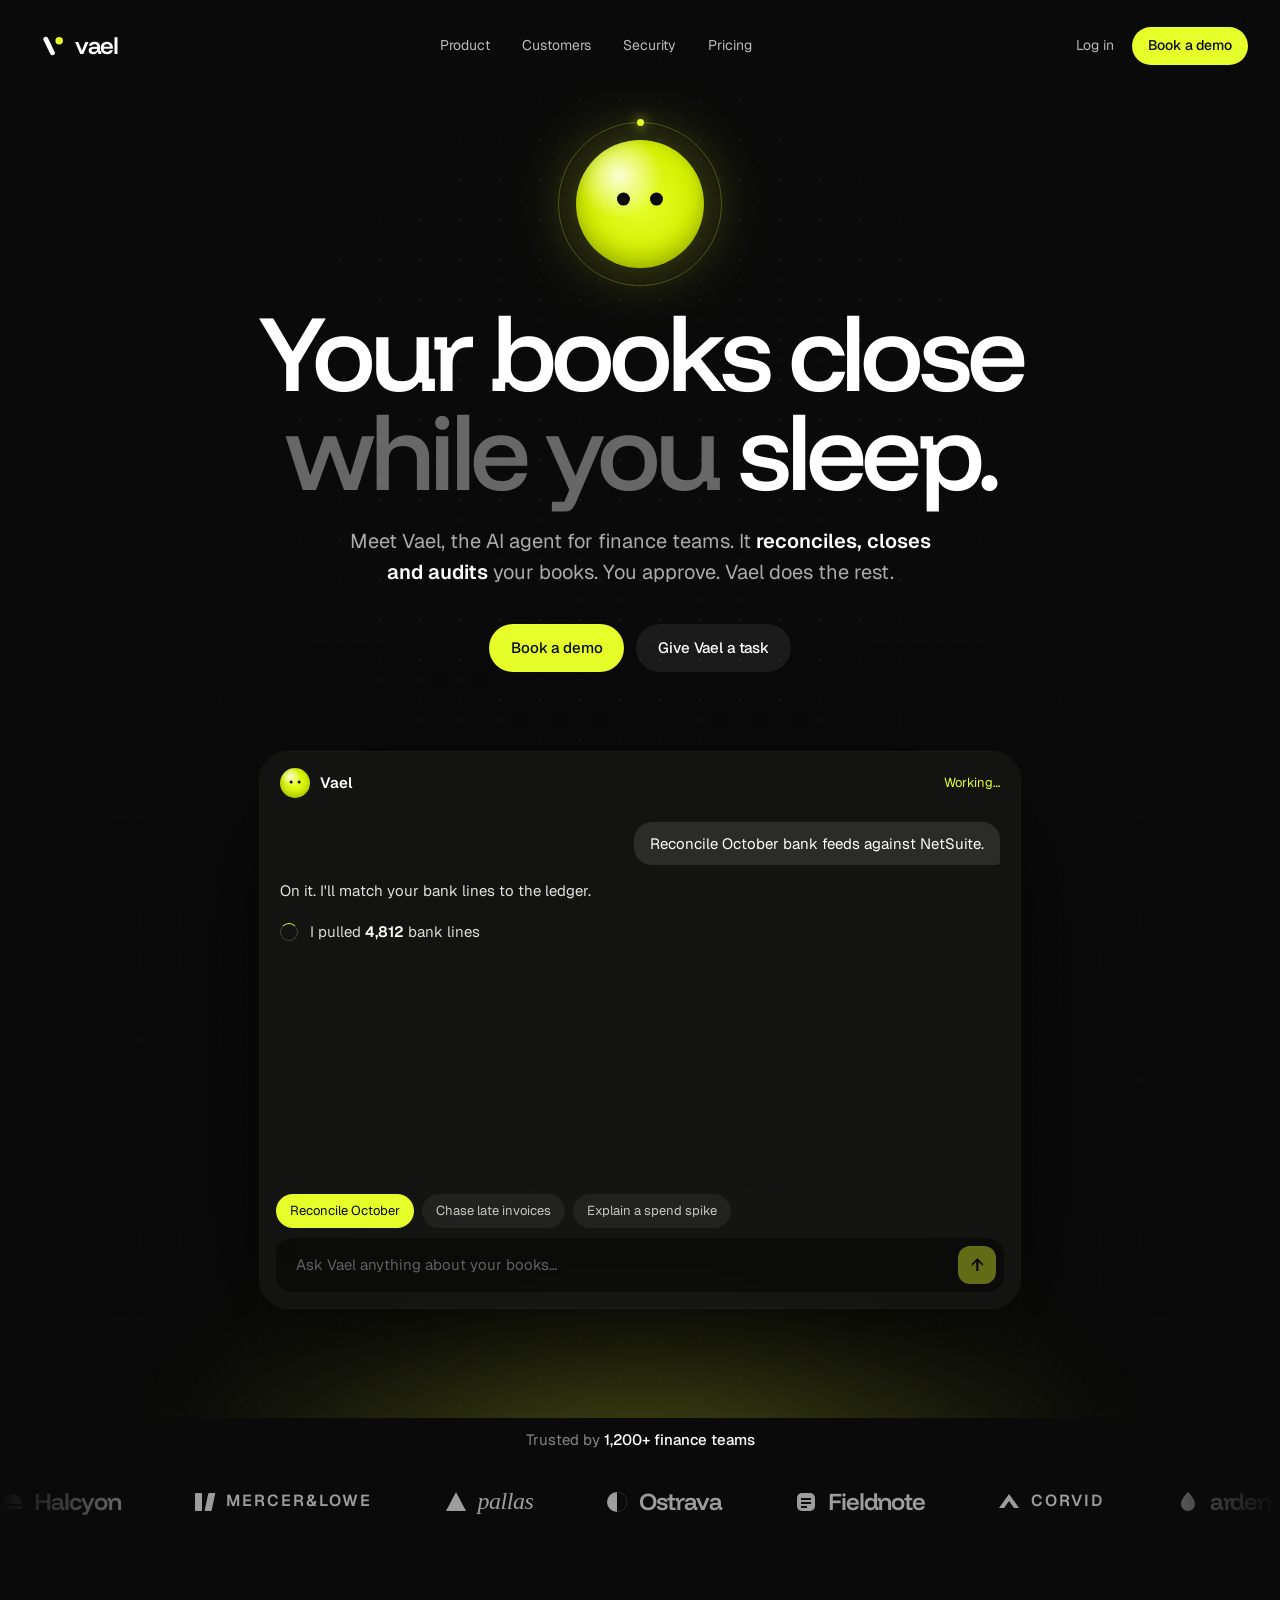
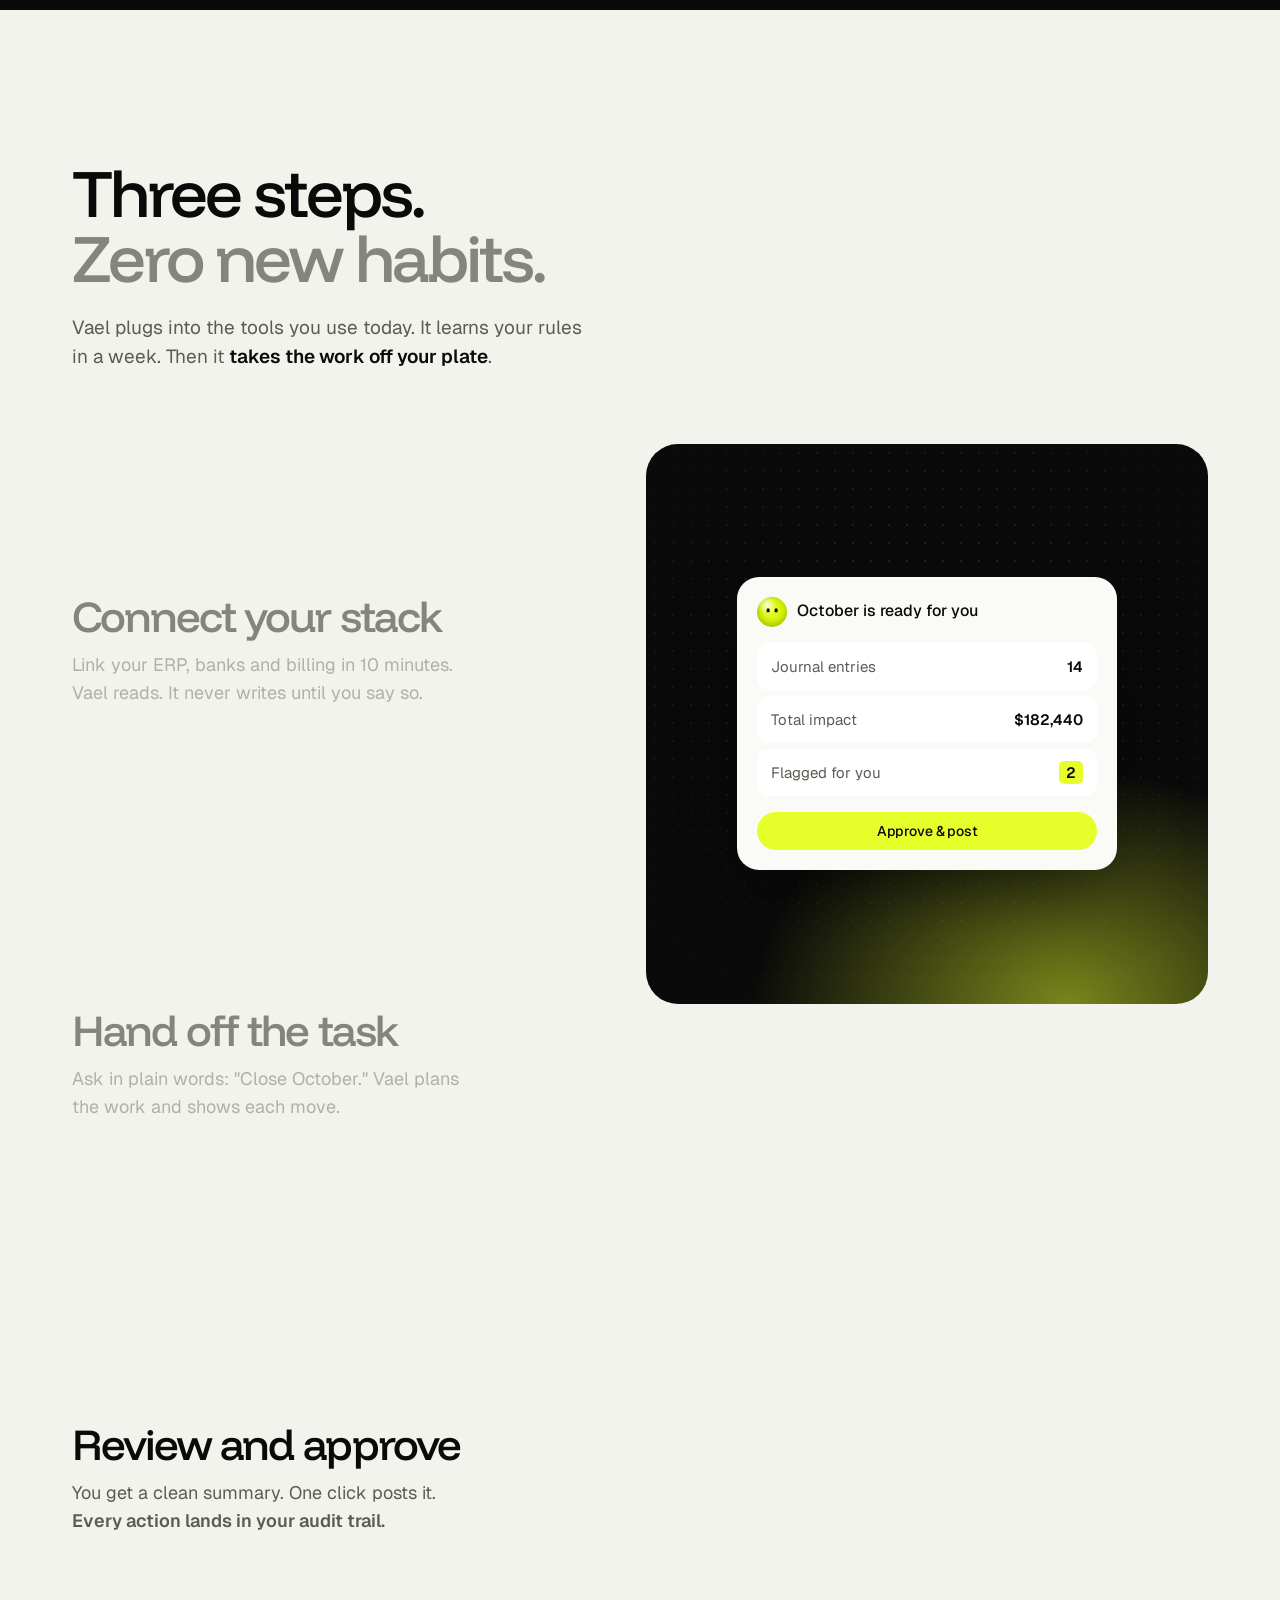
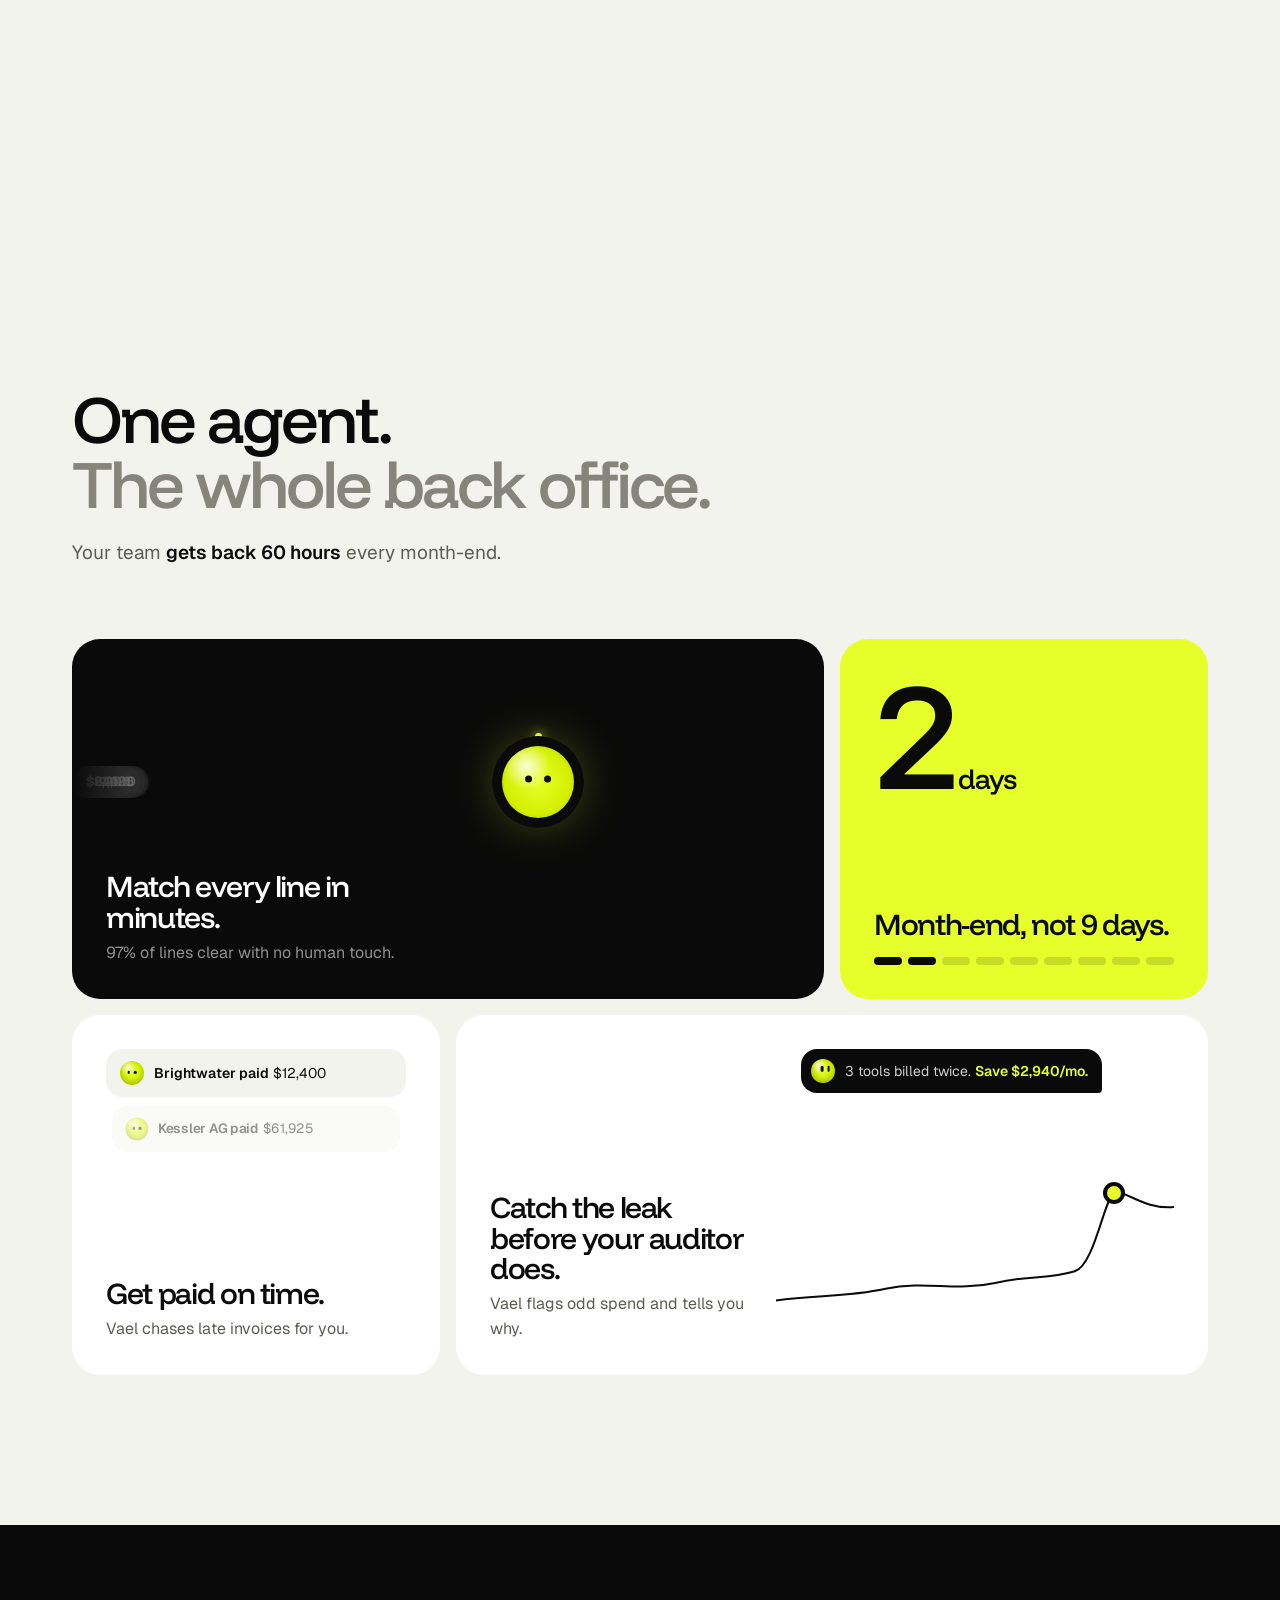
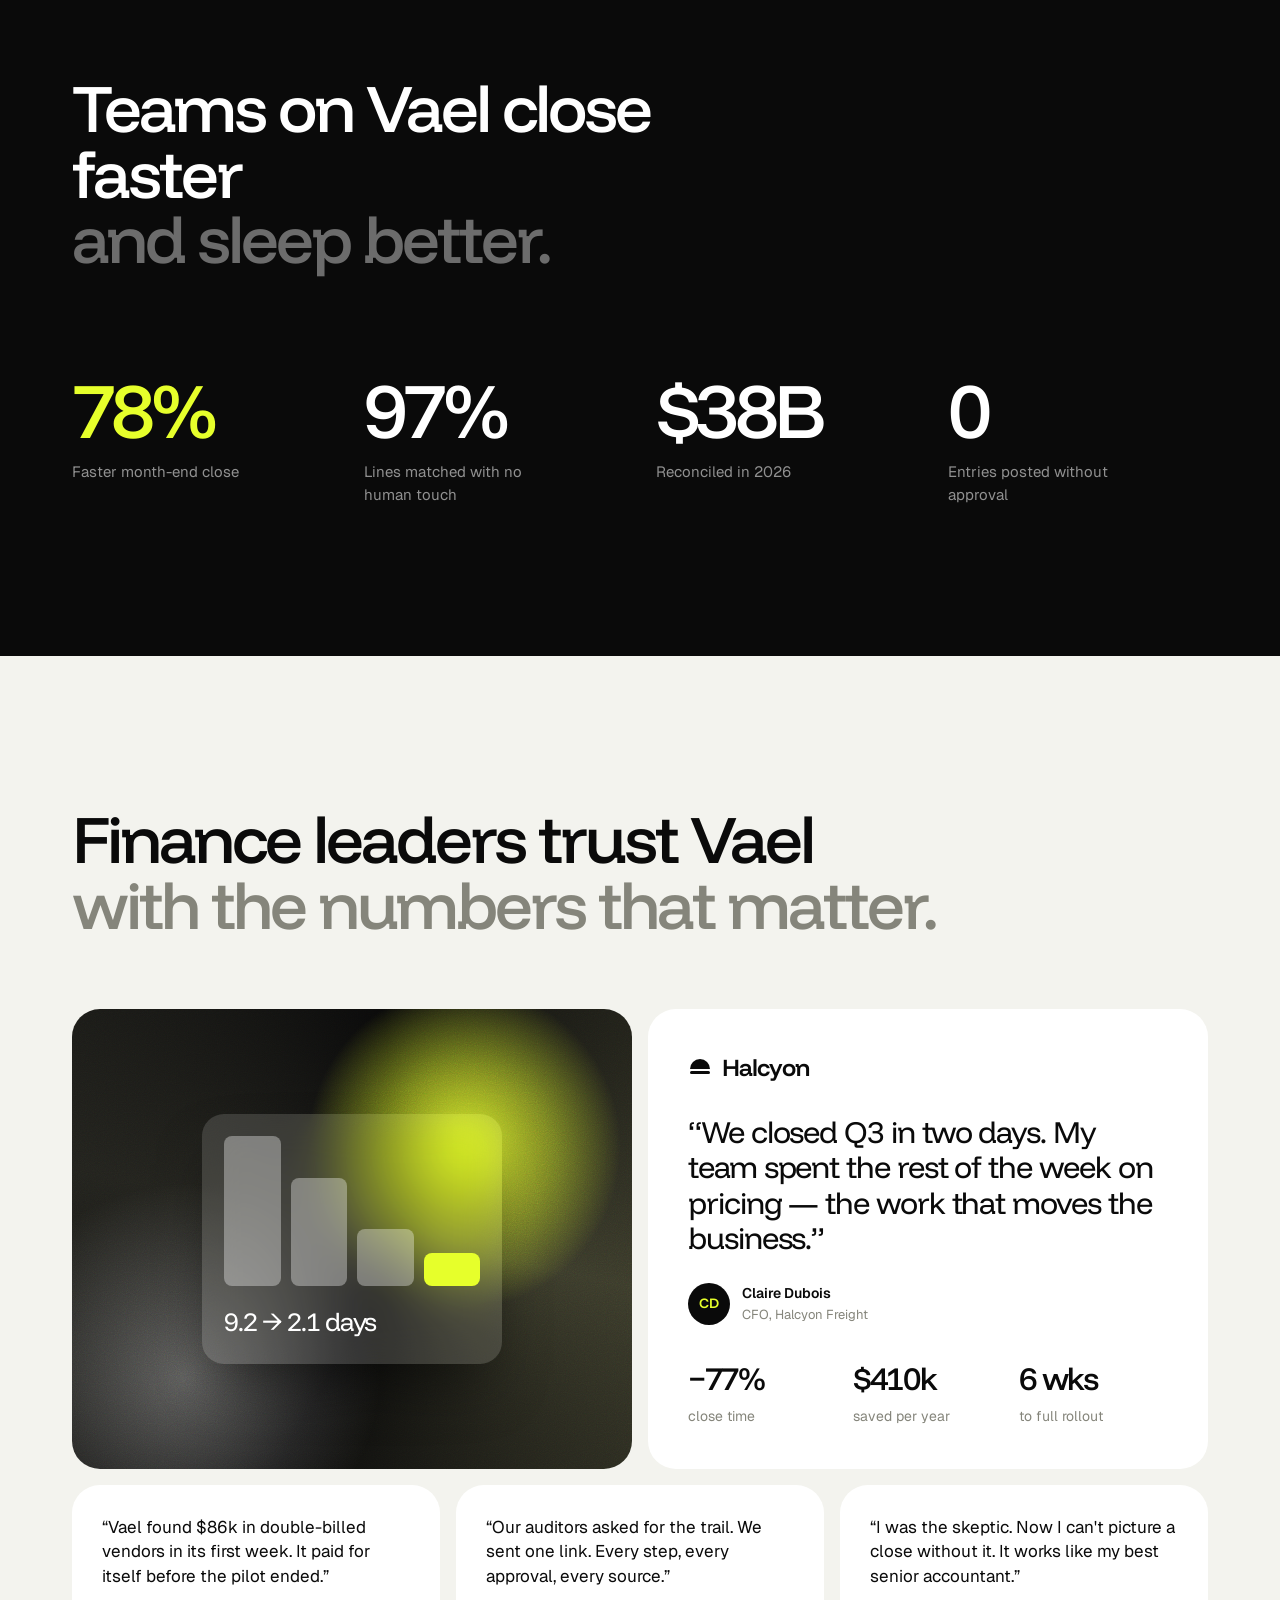
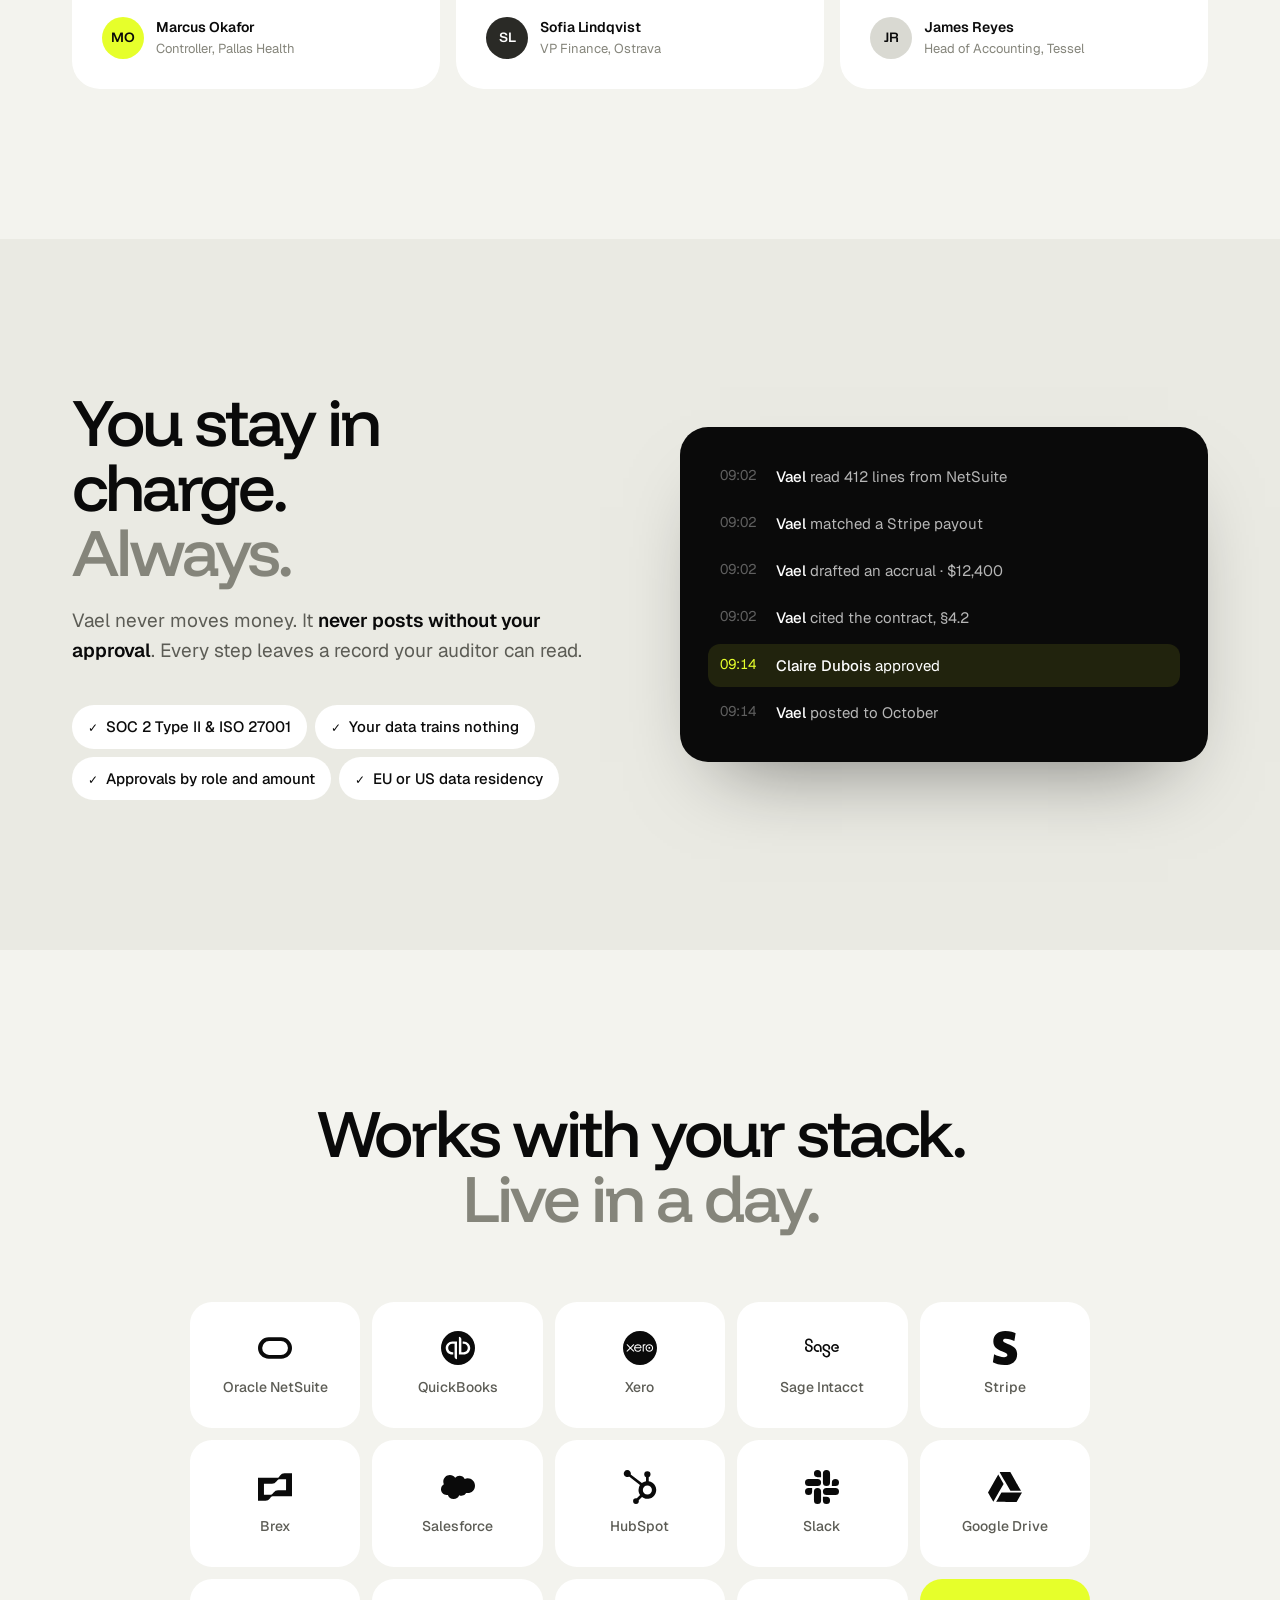
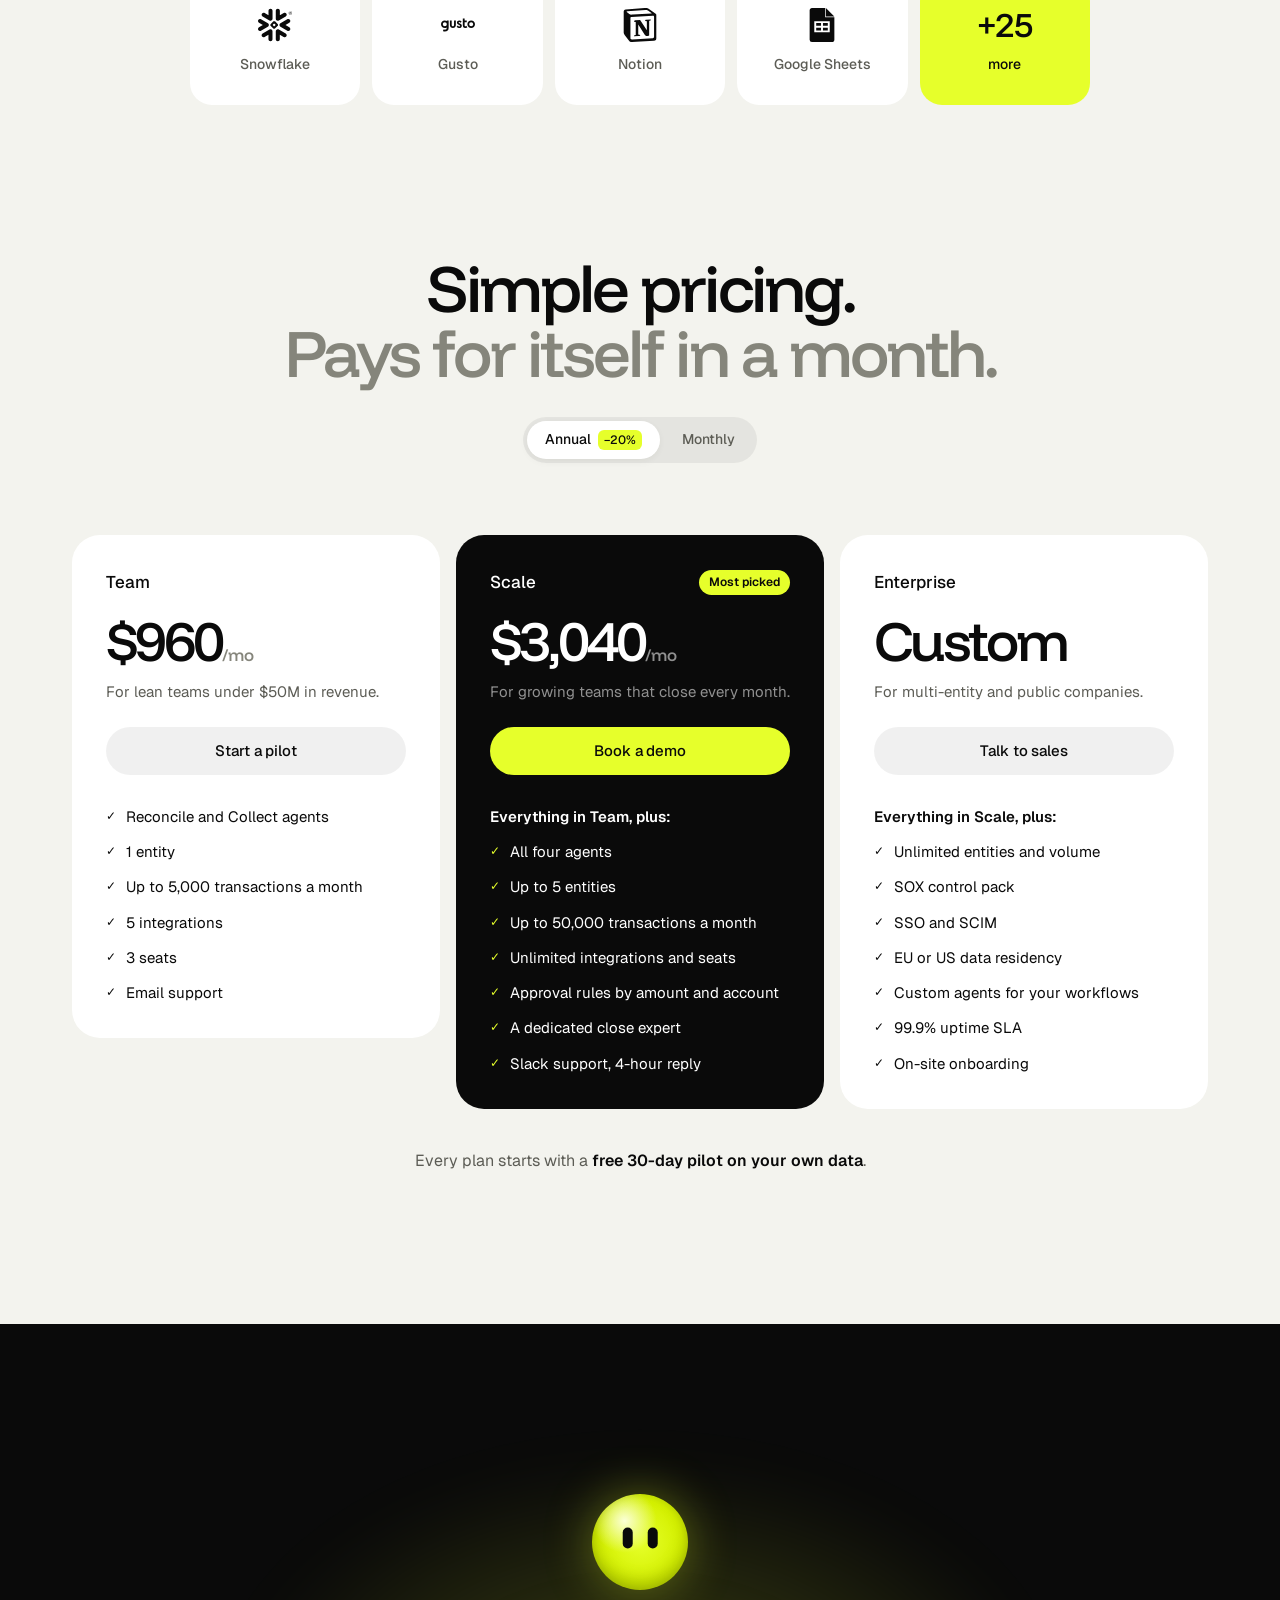
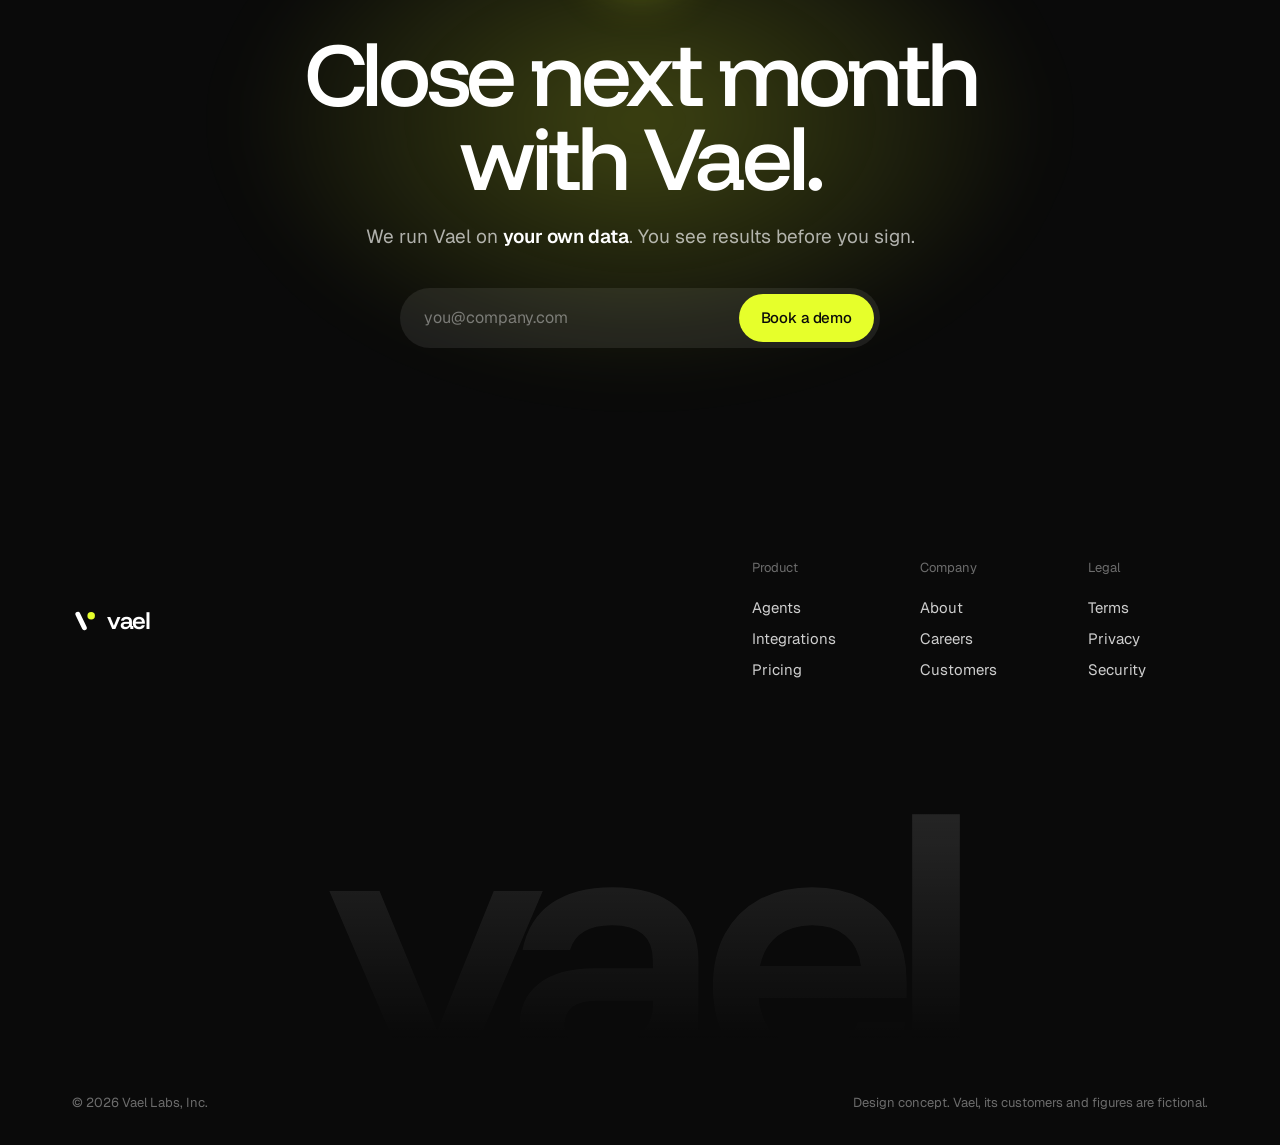
<file: index.html>
<!doctype html>
<html lang="en">
<head>
  <meta charset="utf-8">
  <meta name="viewport" content="width=device-width, initial-scale=1">
  <title>Vael — The finance agent that closes your books</title>
  <meta name="description" content="Vael is an AI agent for finance teams. It reconciles, closes and audits your books. You approve. Vael does the rest.">
  <link rel="icon" href="assets/favicon.svg" type="image/svg+xml">
  <link rel="preconnect" href="https://fonts.googleapis.com">
  <link rel="preconnect" href="https://fonts.gstatic.com" crossorigin>
  <link href="https://fonts.googleapis.com/css2?family=Funnel+Display:wght@400;500;600&family=Geist:wght@400;500;600&display=swap" rel="stylesheet">
  <link rel="stylesheet" href="styles.css">
</head>
<body>

<svg width="0" height="0" style="position:absolute" aria-hidden="true">
  <symbol id="mark" viewBox="0 0 32 32">
    <path d="M7.2 7.6 L15.2 24.4" stroke="currentColor" stroke-width="6" stroke-linecap="round" fill="none"/>
    <circle cx="23.6" cy="9.4" r="4.6" fill="var(--dot, currentColor)"/>
  </symbol>
</svg>

<!-- NAV -->
<header class="nav" id="nav">
  <a class="brand" href="#top" aria-label="Vael home">
    <svg class="brand-mark"><use href="#mark"/></svg>
    <span class="brand-word">vael</span>
  </a>
  <nav class="nav-links" aria-label="Main">
    <a href="#how">Product</a>
    <a href="#customers">Customers</a>
    <a href="#security">Security</a>
    <a href="#pricing">Pricing</a>
  </nav>
  <div class="nav-cta">
    <a class="link-muted" href="#">Log in</a>
    <a class="btn btn-neon btn-sm" href="#demo">Book a demo</a>
  </div>
</header>

<main>

<!-- HERO -->
<section class="hero" id="top">
  <canvas class="hero-field" id="field" aria-hidden="true"></canvas>
  <div class="hero-glow" aria-hidden="true"></div>

  <div class="hero-inner">
    <div class="vael vael-xl" id="hero-face" data-state="idle" aria-hidden="true">
      <span class="vael-ring"></span>
      <span class="vael-body"></span>
      <span class="vael-eyes"><i></i><i></i></span>
    </div>

    <h1 class="hero-title">Your books close<br><span class="hero-title-dim">while you</span> sleep.</h1>

    <p class="hero-sub">Meet Vael, the AI agent for finance teams. It <b>reconciles, closes and audits</b> your books. You approve. Vael does the rest.</p>

    <div class="hero-ctas">
      <a class="btn btn-neon" href="#demo">Book a demo</a>
      <a class="btn btn-ghost" href="#console">Give Vael a task</a>
    </div>

    <!-- Agent console -->
    <div class="console" id="console">
      <div class="console-head">
        <div class="vael vael-sm" data-state="idle" id="chat-face" aria-hidden="true">
          <span class="vael-body"></span><span class="vael-eyes"><i></i><i></i></span>
        </div>
        <b>Vael</b>
        <span class="console-status" id="status">Ready</span>
      </div>

      <div class="thread" id="thread" aria-live="polite">
        <div class="msg msg-vael is-intro">
          <p>Hi, I'm Vael. Pick a task below and watch me work.</p>
        </div>
      </div>

      <div class="console-foot">
        <div class="suggest">
          <button class="chip-btn is-active" data-task="reconcile">Reconcile October</button>
          <button class="chip-btn" data-task="collect">Chase late invoices</button>
          <button class="chip-btn" data-task="audit">Explain a spend spike</button>
        </div>
        <form class="prompt" id="prompt" autocomplete="off">
          <input id="prompt-input" type="text" aria-label="Ask Vael" placeholder="Ask Vael anything about your books…">
          <button class="send" type="submit" id="run-btn" aria-label="Send">↑</button>
        </form>
      </div>
    </div>
  </div>
</section>

<!-- LOGOS -->
<section class="logos" aria-label="Customers">
  <p class="logos-label">Trusted by <b>1,200+ finance teams</b></p>
  <div class="marquee">
    <div class="marquee-track" id="logo-track">
      <span class="clogo"><svg viewBox="0 0 24 24"><path d="M2 14a10 10 0 0 1 20 0z"/><rect x="2" y="16" width="20" height="3" rx="1.5"/></svg>Halcyon</span>
      <span class="clogo clogo-caps"><svg viewBox="0 0 24 24"><rect x="3" y="3" width="7" height="18" rx="1"/><rect x="14" y="3" width="7" height="18" rx="1" transform="skewX(-12) translate(3 0)"/></svg>Mercer&amp;Lowe</span>
      <span class="clogo clogo-serif"><svg viewBox="0 0 24 24"><path d="M12 2 22 21H2z"/></svg>pallas</span>
      <span class="clogo"><svg viewBox="0 0 24 24"><circle cx="12" cy="12" r="10"/><path d="M12 2a10 10 0 0 1 0 20z" fill="#0A0A0A"/></svg>Ostrava</span>
      <span class="clogo"><svg viewBox="0 0 24 24"><rect x="3" y="3" width="18" height="18" rx="5"/><path d="M7 9h10M7 13h10M7 17h6" stroke="#0A0A0A" stroke-width="2"/></svg>Fieldnote</span>
      <span class="clogo clogo-caps"><svg viewBox="0 0 24 24"><path d="M2 18 12 4l10 14h-5l-5-7-5 7z"/></svg>Corvid</span>
      <span class="clogo"><svg viewBox="0 0 24 24"><path d="M12 2c5 5 7 9 7 12a7 7 0 0 1-14 0c0-3 2-7 7-12z"/></svg>arden</span>
      <span class="clogo"><svg viewBox="0 0 24 24"><rect x="2" y="2" width="9" height="9" rx="2"/><rect x="13" y="2" width="9" height="9" rx="4.5"/><rect x="2" y="13" width="9" height="9" rx="4.5"/><rect x="13" y="13" width="9" height="9" rx="2"/></svg>Tessel</span>
    </div>
  </div>
</section>

<!-- HOW IT WORKS -->
<section class="how section" id="how">
  <div class="container">
    <header class="section-head">
      <h2 class="h2">Three steps.<br><span class="dim">Zero new habits.</span></h2>
      <p class="lead">Vael plugs into the tools you use today. It learns your rules in a week. Then it <b>takes the work off your plate</b>.</p>
    </header>

    <div class="steps">
      <div class="steps-list">
        <article class="step is-active" data-step="0">
          <h3>Connect your stack</h3>
          <p>Link your ERP, banks and billing in 10 minutes. Vael reads. It never writes until you say so.</p>
        </article>
        <article class="step" data-step="1">
          <h3>Hand off the task</h3>
          <p>Ask in plain words: "Close October." Vael plans the work and shows each move.</p>
        </article>
        <article class="step" data-step="2">
          <h3>Review and approve</h3>
          <p>You get a clean summary. One click posts it. <b>Every action lands in your audit trail.</b></p>
        </article>
      </div>

      <div class="steps-stage">
        <div class="stage-card" data-stage="0">
          <div class="stage-head">
            <div class="vael vael-sm" data-state="idle" aria-hidden="true"><span class="vael-body"></span><span class="vael-eyes"><i></i><i></i></span></div>
            <span>Vael is linked to 5 tools</span>
          </div>
          <div class="conn"><div class="conn-item" style="--brand:#F80000"><svg viewBox="0 0 24 24" aria-hidden="true"><path d="M16.412 4.412h-8.82a7.588 7.588 0 0 0-.008 15.176h8.828a7.588 7.588 0 0 0 0-15.176zm-.193 12.502H7.786a4.915 4.915 0 0 1 0-9.828h8.433a4.914 4.914 0 1 1 0 9.828z"/></svg><span>NetSuite</span><i class="ok">✓</i></div><div class="conn-item" style="--brand:#635BFF"><svg viewBox="0 0 24 24" aria-hidden="true"><path d="M13.976 9.15c-2.172-.806-3.356-1.426-3.356-2.409 0-.831.683-1.305 1.901-1.305 2.227 0 4.515.858 6.09 1.631l.89-5.494C18.252.975 15.697 0 12.165 0 9.667 0 7.589.654 6.104 1.872 4.56 3.147 3.757 4.992 3.757 7.218c0 4.039 2.467 5.76 6.476 7.219 2.585.92 3.445 1.574 3.445 2.583 0 .98-.84 1.545-2.354 1.545-1.875 0-4.965-.921-6.99-2.109l-.9 5.555C5.175 22.99 8.385 24 11.714 24c2.641 0 4.843-.624 6.328-1.813 1.664-1.305 2.525-3.236 2.525-5.732 0-4.128-2.524-5.851-6.594-7.305h.003z"/></svg><span>Stripe</span><i class="ok">✓</i></div><div class="conn-item" style="--brand:#00A1E0"><svg viewBox="0 0 24 24" aria-hidden="true"><path d="M10.006 5.415a4.195 4.195 0 013.045-1.306c1.56 0 2.954.9 3.69 2.205.63-.3 1.35-.45 2.1-.45 2.85 0 5.159 2.34 5.159 5.22s-2.31 5.22-5.176 5.22c-.345 0-.69-.044-1.02-.104a3.75 3.75 0 01-3.3 1.95c-.6 0-1.155-.15-1.65-.375A4.314 4.314 0 018.88 20.4a4.302 4.302 0 01-4.05-2.82c-.27.062-.54.076-.825.076-2.204 0-4.005-1.8-4.005-4.05 0-1.5.811-2.805 2.01-3.51-.255-.57-.39-1.2-.39-1.846 0-2.58 2.1-4.65 4.65-4.65 1.53 0 2.85.705 3.72 1.8"/></svg><span>Salesforce</span><i class="ok">✓</i></div><div class="conn-item" style="--brand:#4A154B"><svg viewBox="0 0 24 24" aria-hidden="true"><path d="M5.042 15.165a2.528 2.528 0 0 1-2.52 2.523A2.528 2.528 0 0 1 0 15.165a2.527 2.527 0 0 1 2.522-2.52h2.52v2.52zM6.313 15.165a2.527 2.527 0 0 1 2.521-2.52 2.527 2.527 0 0 1 2.521 2.52v6.313A2.528 2.528 0 0 1 8.834 24a2.528 2.528 0 0 1-2.521-2.522v-6.313zM8.834 5.042a2.528 2.528 0 0 1-2.521-2.52A2.528 2.528 0 0 1 8.834 0a2.528 2.528 0 0 1 2.521 2.522v2.52H8.834zM8.834 6.313a2.528 2.528 0 0 1 2.521 2.521 2.528 2.528 0 0 1-2.521 2.521H2.522A2.528 2.528 0 0 1 0 8.834a2.528 2.528 0 0 1 2.522-2.521h6.312zM18.956 8.834a2.528 2.528 0 0 1 2.522-2.521A2.528 2.528 0 0 1 24 8.834a2.528 2.528 0 0 1-2.522 2.521h-2.522V8.834zM17.688 8.834a2.528 2.528 0 0 1-2.523 2.521 2.527 2.527 0 0 1-2.52-2.521V2.522A2.527 2.527 0 0 1 15.165 0a2.528 2.528 0 0 1 2.523 2.522v6.312zM15.165 18.956a2.528 2.528 0 0 1 2.523 2.522A2.528 2.528 0 0 1 15.165 24a2.527 2.527 0 0 1-2.52-2.522v-2.522h2.52zM15.165 17.688a2.527 2.527 0 0 1-2.52-2.523 2.526 2.526 0 0 1 2.52-2.52h6.313A2.527 2.527 0 0 1 24 15.165a2.528 2.528 0 0 1-2.522 2.523h-6.313z"/></svg><span>Slack</span><i class="ok">✓</i></div><div class="conn-item" style="--brand:#212121"><svg viewBox="0 0 24 24" aria-hidden="true"><path d="M18.69 2.319a3.868 3.868 0 0 0-3.108 1.547l-.759 1.007a1.658 1.658 0 0 1-1.313.656H0V21.68h5.296a3.87 3.87 0 0 0 3.108-1.547l.759-1.006a1.656 1.656 0 0 1 1.313-.657H24V2.319h-5.31Zm1.108 11.949h-5.66a3.87 3.87 0 0 0-3.108 1.547l-.759 1.007a1.658 1.658 0 0 1-1.313.656H4.202V9.731h5.661a3.868 3.868 0 0 0 3.107-1.547l.759-1.006a1.658 1.658 0 0 1 1.313-.657h4.771l-.015 7.747Z"/></svg><span>Brex</span><i class="ok">✓</i></div></div>
        </div>

        <div class="stage-card" data-stage="1">
          <div class="stage-head">
            <div class="vael vael-sm" data-state="working" aria-hidden="true"><span class="vael-body"></span><span class="vael-eyes"><i></i><i></i></span></div>
            <span>Closing October</span>
          </div>
          <ol class="plan">
            <li class="done">Lock September</li>
            <li class="done">Reconcile 3 bank accounts</li>
            <li class="done">Match Stripe payouts</li>
            <li class="run">Accrue open vendor bills</li>
            <li>Book deferred revenue</li>
            <li>Draft the close memo</li>
          </ol>
        </div>

        <div class="stage-card" data-stage="2">
          <div class="stage-head">
            <div class="vael vael-sm" data-state="done" aria-hidden="true"><span class="vael-body"></span><span class="vael-eyes"><i></i><i></i></span></div>
            <span>October is ready for you</span>
          </div>
          <div class="review">
            <div><span>Journal entries</span><b>14</b></div>
            <div><span>Total impact</span><b>$182,440</b></div>
            <div><span>Flagged for you</span><b class="neon-text">2</b></div>
          </div>
          <button class="btn btn-neon btn-sm btn-block" type="button">Approve &amp; post</button>
        </div>
      </div>
    </div>
  </div>
</section>

<!-- CAPABILITIES -->
<section class="caps section" id="capabilities">
  <div class="container">
    <header class="section-head">
      <h2 class="h2">One agent.<br><span class="dim">The whole back office.</span></h2>
      <p class="lead">Your team <b>gets back 60 hours</b> every month-end.</p>
    </header>

    <div class="bento">
      <article class="tile tile-dark tile-wide">
        <div class="tile-copy">
          <h3>Match every line in minutes.</h3>
          <p>97% of lines clear with no human touch.</p>
        </div>
        <div class="flow" aria-hidden="true">
          <div class="flow-lane">
            <span style="--i:0">$24,180</span><span style="--i:1">$8,400</span><span style="--i:2">$61,925</span><span style="--i:3">$3,212</span><span style="--i:4">$12,400</span><span style="--i:5">$940</span>
          </div>
          <div class="vael vael-md" data-state="working"><span class="vael-ring"></span><span class="vael-body"></span><span class="vael-eyes"><i></i><i></i></span></div>
        </div>
      </article>

      <article class="tile tile-neon">
        <p class="big-num">2<small>days</small></p>
        <div class="tile-copy">
          <h3>Month-end, not 9 days.</h3>
          <div class="days" aria-hidden="true"><i class="on"></i><i class="on"></i><i></i><i></i><i></i><i></i><i></i><i></i><i></i></div>
        </div>
      </article>

      <article class="tile">
        <div class="note-stack" aria-hidden="true">
          <div class="note"><div class="vael vael-xs" data-state="done"><span class="vael-body"></span><span class="vael-eyes"><i></i><i></i></span></div><p><b>Brightwater paid</b> $12,400</p></div>
          <div class="note"><div class="vael vael-xs" data-state="done"><span class="vael-body"></span><span class="vael-eyes"><i></i><i></i></span></div><p><b>Kessler AG paid</b> $61,925</p></div>
        </div>
        <div class="tile-copy">
          <h3>Get paid on time.</h3>
          <p>Vael chases late invoices for you.</p>
        </div>
      </article>

      <article class="tile tile-wide tile-audit">
        <div class="tile-copy">
          <h3>Catch the leak before your auditor does.</h3>
          <p>Vael flags odd spend and tells you why.</p>
        </div>
        <div class="spark" aria-hidden="true">
          <svg viewBox="0 0 400 140" preserveAspectRatio="none">
            <path class="spark-line" d="M0 112 C40 108 70 110 110 104 S180 106 220 100 S270 98 300 92 C320 88 330 40 340 38 C350 36 370 50 400 48"/>
          </svg>
          <span class="spark-dot"></span>
          <div class="spark-bubble">
            <div class="vael vael-xs" data-state="thinking"><span class="vael-body"></span><span class="vael-eyes"><i></i><i></i></span></div>
            <p>3 tools billed twice. <b>Save $2,940/mo.</b></p>
          </div>
        </div>
      </article>
    </div>
  </div>
</section>

<!-- PROOF -->
<section class="proof section" id="proof">
  <canvas class="proof-art" id="orb" aria-hidden="true"></canvas>
  <div class="container">
    <h2 class="h2 proof-title">Teams on Vael close faster<br><span class="dim">and sleep better.</span></h2>
    <div class="stats">
      <div class="stat"><p class="stat-val"><span data-count="78">0</span>%</p><p class="stat-lbl">Faster month-end close</p></div>
      <div class="stat"><p class="stat-val"><span data-count="97">0</span>%</p><p class="stat-lbl">Lines matched with no human touch</p></div>
      <div class="stat"><p class="stat-val">$<span data-count="38">0</span>B</p><p class="stat-lbl">Reconciled in 2026</p></div>
      <div class="stat"><p class="stat-val">0</p><p class="stat-lbl">Entries posted without approval</p></div>
    </div>
  </div>
</section>

<!-- CUSTOMERS -->
<section class="customers section" id="customers">
  <div class="container">
    <header class="section-head">
      <h2 class="h2">Finance leaders trust Vael<br><span class="dim">with the numbers that matter.</span></h2>
    </header>

    <div class="story">
      <div class="story-visual" aria-hidden="true">
        <div class="story-glass">
          <div class="sg-bars">
            <i style="--h:100%"></i><i style="--h:72%"></i><i style="--h:38%"></i><i class="hl" style="--h:22%"></i>
          </div>
          <p class="sg-foot">9.2 → 2.1 days</p>
        </div>
      </div>
      <figure class="story-quote">
        <span class="clogo clogo-dark"><svg viewBox="0 0 24 24"><path d="M2 14a10 10 0 0 1 20 0z"/><rect x="2" y="16" width="20" height="3" rx="1.5"/></svg>Halcyon</span>
        <blockquote>“We closed Q3 in two days. My team spent the rest of the week on pricing — the work that moves the business.”</blockquote>
        <figcaption>
          <span class="avatar" style="--a:#0A0A0A;--b:#E6FF2B">CD</span>
          <span><b>Claire Dubois</b><small>CFO, Halcyon Freight</small></span>
        </figcaption>
        <div class="story-stats">
          <div><b>−77%</b><span>close time</span></div>
          <div><b>$410k</b><span>saved per year</span></div>
          <div><b>6 wks</b><span>to full rollout</span></div>
        </div>
      </figure>
    </div>

    <div class="quotes">
      <figure class="quote">
        <blockquote>“Vael found $86k in double-billed vendors in its first week. It paid for itself before the pilot ended.”</blockquote>
        <figcaption><span class="avatar" style="--a:#E6FF2B;--b:#0A0A0A">MO</span><span><b>Marcus Okafor</b><small>Controller, Pallas Health</small></span></figcaption>
      </figure>
      <figure class="quote">
        <blockquote>“Our auditors asked for the trail. We sent one link. Every step, every approval, every source.”</blockquote>
        <figcaption><span class="avatar" style="--a:#2a2a26;--b:#fff">SL</span><span><b>Sofia Lindqvist</b><small>VP Finance, Ostrava</small></span></figcaption>
      </figure>
      <figure class="quote">
        <blockquote>“I was the skeptic. Now I can't picture a close without it. It works like my best senior accountant.”</blockquote>
        <figcaption><span class="avatar" style="--a:#d9d9d2;--b:#0A0A0A">JR</span><span><b>James Reyes</b><small>Head of Accounting, Tessel</small></span></figcaption>
      </figure>
    </div>
  </div>
</section>

<!-- SECURITY -->
<section class="security section" id="security">
  <div class="container sec-grid">
    <div>
      <h2 class="h2">You stay in charge.<br><span class="dim">Always.</span></h2>
      <p class="lead">Vael never moves money. It <b>never posts without your approval</b>. Every step leaves a record your auditor can read.</p>
      <ul class="trust">
        <li>SOC 2 Type II &amp; ISO 27001</li>
        <li>Your data trains nothing</li>
        <li>Approvals by role and amount</li>
        <li>EU or US data residency</li>
      </ul>
    </div>

    <div class="audit">
      <ol class="audit-list">
        <li><time>09:02</time><span><b>Vael</b> read 412 lines from NetSuite</span></li>
        <li><time>09:02</time><span><b>Vael</b> matched a Stripe payout</span></li>
        <li><time>09:02</time><span><b>Vael</b> drafted an accrual · $12,400</span></li>
        <li><time>09:02</time><span><b>Vael</b> cited the contract, §4.2</span></li>
        <li class="hl"><time>09:14</time><span><b>Claire Dubois</b> approved</span></li>
        <li><time>09:14</time><span><b>Vael</b> posted to October</span></li>
      </ol>
    </div>
  </div>
</section>

<!-- INTEGRATIONS -->
<section class="stack section" id="integrations">
  <div class="container">
    <header class="section-head center">
      <h2 class="h2">Works with your stack.<br><span class="dim">Live in a day.</span></h2>
    </header>
    <div class="integrations" id="integrations-grid"><div class="int" style="--brand:#F80000" title="Oracle NetSuite"><svg viewBox="0 0 24 24" aria-hidden="true"><path d="M16.412 4.412h-8.82a7.588 7.588 0 0 0-.008 15.176h8.828a7.588 7.588 0 0 0 0-15.176zm-.193 12.502H7.786a4.915 4.915 0 0 1 0-9.828h8.433a4.914 4.914 0 1 1 0 9.828z"/></svg><span>Oracle NetSuite</span></div><div class="int" style="--brand:#2CA01C" title="QuickBooks"><svg viewBox="0 0 24 24" aria-hidden="true"><path d="M12 0A12 12 0 0 0 0 12a12 12 0 0 0 12 12 12 12 0 0 0 12-12A12 12 0 0 0 12 0zm.642 4.1335c.9554 0 1.7296.776 1.7296 1.7332v9.0667h1.6c1.614 0 2.9275-1.3156 2.9275-2.933 0-1.6173-1.3136-2.9333-2.9276-2.9333h-.6654V7.3334h.6654c2.5722 0 4.6577 2.0897 4.6577 4.667 0 2.5774-2.0855 4.6666-4.6577 4.6666H12.642zM7.9837 7.333h3.3291v12.533c-.9555 0-1.73-.7759-1.73-1.7332V9.0662H7.9837c-1.6146 0-2.9277 1.316-2.9277 2.9334 0 1.6175 1.3131 2.9333 2.9277 2.9333h.6654v1.7332h-.6654c-2.5725 0-4.6577-2.0892-4.6577-4.6665 0-2.5771 2.0852-4.6666 4.6577-4.6666Z"/></svg><span>QuickBooks</span></div><div class="int" style="--brand:#13B5EA" title="Xero"><svg viewBox="0 0 24 24" aria-hidden="true"><path d="M12 0C5.373 0 0 5.373 0 12s5.373 12 12 12 12-5.373 12-12S18.627 0 12 0zm6.585 14.655c-1.485 0-2.69-1.206-2.69-2.689 0-1.485 1.207-2.691 2.69-2.691 1.485 0 2.69 1.207 2.69 2.691s-1.207 2.689-2.69 2.689zM7.53 14.644c-.099 0-.192-.041-.267-.116l-2.043-2.04-2.052 2.047c-.069.068-.16.108-.258.108-.202 0-.368-.166-.368-.368 0-.099.04-.191.111-.263l2.04-2.05-2.038-2.047c-.075-.069-.113-.162-.113-.261 0-.203.166-.366.368-.366.098 0 .188.037.258.105l2.055 2.048 2.048-2.045c.069-.071.162-.108.26-.108.211 0 .375.165.375.366 0 .098-.029.188-.104.258l-2.056 2.055 2.055 2.051c.068.069.104.16.104.258 0 .202-.165.368-.365.368h-.01zm8.017-4.591c-.796.101-.882.476-.882 1.404v2.787c0 .202-.165.366-.366.366-.203 0-.367-.165-.368-.366v-4.53c0-.204.16-.366.362-.366.166 0 .316.125.346.289.27-.209.6-.317.93-.317h.105c.195 0 .359.165.359.368 0 .201-.164.352-.375.359 0 0-.09 0-.164.008l.053-.002zm-3.091 2.205H8.625c0 .019.003.037.006.057.02.105.045.211.083.31.194.531.765 1.275 1.829 1.29.33-.003.631-.086.9-.229.21-.12.391-.271.525-.428.045-.058.09-.112.12-.168.18-.229.405-.186.54-.083.164.135.18.391.045.57l-.016.016c-.21.27-.435.495-.689.66-.255.164-.525.284-.811.345-.33.09-.645.104-.975.06-1.095-.135-2.01-.93-2.28-2.01-.06-.21-.09-.42-.09-.645 0-.855.421-1.695 1.125-2.205.885-.615 2.085-.66 3-.075.63.405 1.035 1.021 1.185 1.771.075.419-.21.794-.734.81l.068-.046zm6.129-2.223c-1.064 0-1.931.865-1.931 1.931 0 1.064.866 1.931 1.931 1.931s1.931-.867 1.931-1.931c0-1.065-.866-1.933-1.931-1.933v.002zm0 2.595c-.367 0-.666-.297-.666-.666 0-.367.3-.665.666-.665.367 0 .667.299.667.665 0 .369-.3.667-.667.666zm-8.04-2.603c-.91 0-1.672.623-1.886 1.466v.03h3.776c-.203-.855-.973-1.494-1.891-1.494v-.002z"/></svg><span>Xero</span></div><div class="int" style="--brand:#00D639" title="Sage Intacct"><svg viewBox="0 0 24 24" aria-hidden="true"><path d="M2.702 5.316C1.167 5.316 0 6.48 0 7.972c0 1.635 1.167 2.267 2.46 2.655 1.224.387 1.804.818 1.804 1.666 0 .86-.64 1.465-1.477 1.465-.84 0-1.566-.604-1.566-1.535 0-.516.242-.647.242-.934 0-.33-.227-.574-.599-.574-.423 0-.864.647-.864 1.566 0 1.48 1.266 2.57 2.787 2.57 1.535 0 2.701-1.163 2.701-2.656 0-1.623-1.166-2.267-2.472-2.655-1.209-.372-1.792-.818-1.792-1.666 0-.845.626-1.45 1.463-1.45.867 0 1.565.617 1.577 1.465.016.388.285.617.599.617a.592.592 0 0 0 .61-.647c-.027-1.48-1.263-2.543-2.771-2.543zm6.171 9.52c.683 0 1.21-.23 1.21-.69a.57.57 0 0 0-.557-.574c-.2 0-.341.085-.668.085-.882 0-1.577-.76-1.577-1.65 0-.962.71-1.725 1.608-1.725 1.009 0 1.65.775 1.65 1.895v2.054c0 .36.284.604.625.604.327 0 .61-.244.61-.604v-2.097c0-1.72-1.178-2.984-2.858-2.984-1.566 0-2.86 1.22-2.86 2.856 0 1.58 1.282 2.83 2.817 2.83zm6.257 3.848c1.535 0 2.701-1.163 2.701-2.656 0-1.635-1.166-2.267-2.472-2.655-1.209-.387-1.792-.818-1.792-1.666s.64-1.465 1.463-1.465c.84 0 1.577.604 1.577 1.535 0 .519-.241.647-.241.934 0 .33.226.574.583.574.441 0 .882-.647.882-1.566 0-1.48-1.278-2.57-2.801-2.57-1.535 0-2.687 1.163-2.687 2.656 0 1.623 1.152 2.267 2.46 2.655 1.224.372 1.804.818 1.804 1.666 0 .86-.64 1.45-1.462 1.45-.883 0-1.566-.601-1.578-1.465-.015-.388-.3-.604-.598-.604-.327 0-.626.216-.61.631.011 1.499 1.247 2.546 2.77 2.546zm6.171-3.849c.795 0 1.424-.229 1.862-.503.426-.272.595-.504.595-.76 0-.272-.2-.516-.568-.516-.441 0-.795.66-1.877.66-.952 0-1.707-.76-1.707-1.722 0-.95.725-1.724 1.635-1.724.982 0 1.508.647 1.508 1.062 0 .116-.085.174-.2.174h-1.194c-.326 0-.568.216-.568.503 0 .314.242.546.568.546h1.636c.625 0 1.009-.33 1.009-.89 0-1.408-1.194-2.512-2.774-2.512-1.566 0-2.83 1.263-2.83 2.84s1.312 2.842 2.905 2.842z"/></svg><span>Sage Intacct</span></div><div class="int" style="--brand:#635BFF" title="Stripe"><svg viewBox="0 0 24 24" aria-hidden="true"><path d="M13.976 9.15c-2.172-.806-3.356-1.426-3.356-2.409 0-.831.683-1.305 1.901-1.305 2.227 0 4.515.858 6.09 1.631l.89-5.494C18.252.975 15.697 0 12.165 0 9.667 0 7.589.654 6.104 1.872 4.56 3.147 3.757 4.992 3.757 7.218c0 4.039 2.467 5.76 6.476 7.219 2.585.92 3.445 1.574 3.445 2.583 0 .98-.84 1.545-2.354 1.545-1.875 0-4.965-.921-6.99-2.109l-.9 5.555C5.175 22.99 8.385 24 11.714 24c2.641 0 4.843-.624 6.328-1.813 1.664-1.305 2.525-3.236 2.525-5.732 0-4.128-2.524-5.851-6.594-7.305h.003z"/></svg><span>Stripe</span></div><div class="int" style="--brand:#212121" title="Brex"><svg viewBox="0 0 24 24" aria-hidden="true"><path d="M18.69 2.319a3.868 3.868 0 0 0-3.108 1.547l-.759 1.007a1.658 1.658 0 0 1-1.313.656H0V21.68h5.296a3.87 3.87 0 0 0 3.108-1.547l.759-1.006a1.656 1.656 0 0 1 1.313-.657H24V2.319h-5.31Zm1.108 11.949h-5.66a3.87 3.87 0 0 0-3.108 1.547l-.759 1.007a1.658 1.658 0 0 1-1.313.656H4.202V9.731h5.661a3.868 3.868 0 0 0 3.107-1.547l.759-1.006a1.658 1.658 0 0 1 1.313-.657h4.771l-.015 7.747Z"/></svg><span>Brex</span></div><div class="int" style="--brand:#00A1E0" title="Salesforce"><svg viewBox="0 0 24 24" aria-hidden="true"><path d="M10.006 5.415a4.195 4.195 0 013.045-1.306c1.56 0 2.954.9 3.69 2.205.63-.3 1.35-.45 2.1-.45 2.85 0 5.159 2.34 5.159 5.22s-2.31 5.22-5.176 5.22c-.345 0-.69-.044-1.02-.104a3.75 3.75 0 01-3.3 1.95c-.6 0-1.155-.15-1.65-.375A4.314 4.314 0 018.88 20.4a4.302 4.302 0 01-4.05-2.82c-.27.062-.54.076-.825.076-2.204 0-4.005-1.8-4.005-4.05 0-1.5.811-2.805 2.01-3.51-.255-.57-.39-1.2-.39-1.846 0-2.58 2.1-4.65 4.65-4.65 1.53 0 2.85.705 3.72 1.8"/></svg><span>Salesforce</span></div><div class="int" style="--brand:#FF7A59" title="HubSpot"><svg viewBox="0 0 24 24" aria-hidden="true"><path d="M18.164 7.93V5.084a2.198 2.198 0 001.267-1.978v-.067A2.2 2.2 0 0017.238.845h-.067a2.2 2.2 0 00-2.193 2.193v.067a2.196 2.196 0 001.252 1.973l.013.006v2.852a6.22 6.22 0 00-2.969 1.31l.012-.01-7.828-6.095A2.497 2.497 0 104.3 4.656l-.012.006 7.697 5.991a6.176 6.176 0 00-1.038 3.446c0 1.343.425 2.588 1.147 3.607l-.013-.02-2.342 2.343a1.968 1.968 0 00-.58-.095h-.002a2.033 2.033 0 102.033 2.033 1.978 1.978 0 00-.1-.595l.005.014 2.317-2.317a6.247 6.247 0 104.782-11.134l-.036-.005zm-.964 9.378a3.206 3.206 0 113.215-3.207v.002a3.206 3.206 0 01-3.207 3.207z"/></svg><span>HubSpot</span></div><div class="int" style="--brand:#4A154B" title="Slack"><svg viewBox="0 0 24 24" aria-hidden="true"><path d="M5.042 15.165a2.528 2.528 0 0 1-2.52 2.523A2.528 2.528 0 0 1 0 15.165a2.527 2.527 0 0 1 2.522-2.52h2.52v2.52zM6.313 15.165a2.527 2.527 0 0 1 2.521-2.52 2.527 2.527 0 0 1 2.521 2.52v6.313A2.528 2.528 0 0 1 8.834 24a2.528 2.528 0 0 1-2.521-2.522v-6.313zM8.834 5.042a2.528 2.528 0 0 1-2.521-2.52A2.528 2.528 0 0 1 8.834 0a2.528 2.528 0 0 1 2.521 2.522v2.52H8.834zM8.834 6.313a2.528 2.528 0 0 1 2.521 2.521 2.528 2.528 0 0 1-2.521 2.521H2.522A2.528 2.528 0 0 1 0 8.834a2.528 2.528 0 0 1 2.522-2.521h6.312zM18.956 8.834a2.528 2.528 0 0 1 2.522-2.521A2.528 2.528 0 0 1 24 8.834a2.528 2.528 0 0 1-2.522 2.521h-2.522V8.834zM17.688 8.834a2.528 2.528 0 0 1-2.523 2.521 2.527 2.527 0 0 1-2.52-2.521V2.522A2.527 2.527 0 0 1 15.165 0a2.528 2.528 0 0 1 2.523 2.522v6.312zM15.165 18.956a2.528 2.528 0 0 1 2.523 2.522A2.528 2.528 0 0 1 15.165 24a2.527 2.527 0 0 1-2.52-2.522v-2.522h2.52zM15.165 17.688a2.527 2.527 0 0 1-2.52-2.523 2.526 2.526 0 0 1 2.52-2.52h6.313A2.527 2.527 0 0 1 24 15.165a2.528 2.528 0 0 1-2.522 2.523h-6.313z"/></svg><span>Slack</span></div><div class="int" style="--brand:#4285F4" title="Google Drive"><svg viewBox="0 0 24 24" aria-hidden="true"><path d="M12.01 1.485c-2.082 0-3.754.02-3.743.047.01.02 1.708 3.001 3.774 6.62l3.76 6.574h3.76c2.081 0 3.753-.02 3.742-.047-.005-.02-1.708-3.001-3.775-6.62l-3.76-6.574zm-4.76 1.73a789.828 789.861 0 0 0-3.63 6.319L0 15.868l1.89 3.298 1.885 3.297 3.62-6.335 3.618-6.33-1.88-3.287C8.1 4.704 7.255 3.22 7.25 3.214zm2.259 12.653-.203.348c-.114.198-.96 1.672-1.88 3.287a423.93 423.948 0 0 1-1.698 2.97c-.01.026 3.24.042 7.222.042h7.244l1.796-3.157c.992-1.734 1.85-3.23 1.906-3.323l.104-.167h-7.249z"/></svg><span>Google Drive</span></div><div class="int" style="--brand:#29B5E8" title="Snowflake"><svg viewBox="0 0 24 24" aria-hidden="true"><path d="M24 3.459c0 .646-.418 1.18-1.141 1.18-.723 0-1.142-.534-1.142-1.18 0-.647.419-1.18 1.142-1.18.723 0 1.141.533 1.141 1.18zm-.228 0c0-.533-.38-.951-.913-.951s-.913.38-.913.95c0 .533.38.952.913.952.57 0 .913-.419.913-.951zm-1.37-.533h.495c.266 0 .456.152.456.38 0 .153-.076.229-.19.305l.19.266v.038h-.266l-.19-.266h-.229v.266h-.266zm.495.228h-.229v.267h.229c.114 0 .152-.038.152-.114.038-.077-.038-.153-.152-.153zM7.602 12.4c.038-.151.076-.304.076-.456 0-.114-.038-.228-.038-.342-.114-.343-.304-.647-.646-.838l-4.87-2.777c-.685-.38-1.56-.152-1.94.533-.381.685-.153 1.56.532 1.94l2.701 1.56-2.701 1.56c-.685.38-.913 1.256-.533 1.94.38.685 1.256.914 1.94.533l4.832-2.777c.343-.267.571-.533.647-.876zm1.332 2.626c-.266-.038-.57.038-.837.19l-4.832 2.777c-.685.38-.913 1.256-.532 1.94.38.686 1.255.914 1.94.533l2.701-1.56v3.12c0 .8.647 1.408 1.446 1.408.799 0 1.407-.647 1.407-1.408v-5.592c0-.761-.57-1.37-1.293-1.408zm4.946-6.088c.266.038.57-.038.837-.19l4.832-2.777c.685-.38.913-1.256.532-1.94-.38-.686-1.255-.914-1.94-.533l-2.701 1.56V1.975c0-.799-.647-1.408-1.446-1.408-.799 0-1.446.609-1.446 1.408V7.53c0 .76.609 1.37 1.332 1.407zM3.265 5.97l4.832 2.777c.266.152.533.19.837.19.723-.038 1.331-.684 1.331-1.407V1.975c0-.799-.646-1.408-1.407-1.408-.799 0-1.446.647-1.446 1.408v3.12l-2.701-1.56c-.685-.38-1.56-.152-1.94.533-.419.646-.19 1.521.494 1.902zm9.093 6.011a.412.412 0 00-.114-.266l-.57-.571a.346.346 0 00-.267-.114.412.412 0 00-.266.114l-.571.57a.411.411 0 00-.114.267c0 .076.038.19.114.267l.57.57a.345.345 0 00.267.114c.076 0 .19-.038.266-.114l.571-.57a.412.412 0 00.114-.267zm1.598.533L11.94 14.53c-.039.038-.153.114-.229.114h-.608a.411.411 0 01-.267-.114L8.82 12.514a.408.408 0 01-.076-.229v-.608c0-.076.038-.19.114-.267l2.016-2.016a.41.41 0 01.267-.114h.608a.41.41 0 01.267.114l2.016 2.016a.347.347 0 01.114.267v.608c-.076.077-.114.19-.19.229zm5.593 5.44l-4.832-2.777c-.266-.152-.57-.19-.837-.152-.723.038-1.332.684-1.332 1.408v5.554c0 .8.647 1.408 1.408 1.408.799 0 1.446-.647 1.446-1.408v-3.12l2.7 1.56c.686.38 1.561.152 1.941-.533.419-.646.19-1.521-.494-1.94zm2.549-7.533l-2.701 1.56 2.7 1.56c.686.38.914 1.256.533 1.94-.38.685-1.255.913-1.94.533l-4.832-2.778a1.644 1.644 0 01-.647-.798c-.037-.153-.076-.305-.076-.457 0-.114.039-.228.039-.342.114-.343.342-.647.646-.837l4.832-2.778c.685-.38 1.56-.152 1.94.533.457.609.19 1.484-.494 1.864"/></svg><span>Snowflake</span></div><div class="int" style="--brand:#F45D48" title="Gusto"><svg viewBox="0 0 24 24" aria-hidden="true"><path d="M21.311 8.768c-1.482 0-2.69 1.212-2.69 2.702s1.208 2.701 2.69 2.701c1.483 0 2.689-1.212 2.689-2.701s-1.206-2.702-2.689-2.702Zm0 4.123a1.42 1.42 0 0 1-1.415-1.421 1.42 1.42 0 0 1 1.415-1.422c.78 0 1.415.638 1.415 1.422s-.635 1.42-1.415 1.42Zm-7.919-1.969-.47-.235c-.204-.102-.332-.18-.384-.239a.283.283 0 0 1-.078-.19c0-.091.04-.168.122-.228.08-.063.193-.091.338-.091.264 0 .556.16.878.48l.794-.797a2.09 2.09 0 0 0-.744-.63 2.06 2.06 0 0 0-.937-.22c-.484 0-.884.143-1.196.431a1.367 1.367 0 0 0-.468 1.04c0 .63.412 1.154 1.24 1.57l.433.218c.373.189.559.381.559.58 0 .108-.052.201-.155.284a.63.63 0 0 1-.409.122c-.156 0-.336-.054-.538-.163a1.81 1.81 0 0 1-.528-.427l-.79.864c.446.584 1.04.878 1.786.878.561 0 1.009-.153 1.34-.458.335-.304.502-.685.502-1.141 0-.342-.093-.642-.277-.897-.185-.255-.525-.504-1.018-.75Zm-7.985 2.66V8.876H4.131v.316a2.662 2.662 0 0 0-1.442-.423C1.206 8.768 0 9.98 0 11.47s1.206 2.701 2.689 2.701c.505 0 1-.142 1.427-.412l-.002.104a1.42 1.42 0 0 1-1.415 1.42c-.265 0-.524-.075-.748-.217l-.631 1.11c.416.255.894.39 1.382.39a2.713 2.713 0 0 0 2.705-2.702c0-.057.004-.227 0-.281ZM2.69 12.89a1.42 1.42 0 0 1-1.415-1.42c0-.784.636-1.422 1.415-1.422s1.415.638 1.415 1.422a1.42 1.42 0 0 1-1.415 1.42Zm7.803-4.016H9.21v2.568c.002.365.002.995-.265 1.264-.128.128-.269.245-.563.245a.707.707 0 0 1-.565-.245c-.269-.27-.266-.901-.265-1.264V8.874H6.27v2.56c-.004.528-.01 1.509.633 2.16.377.38.827.575 1.476.575.65 0 1.1-.193 1.477-.576.643-.65.637-1.633.633-2.159l.004-2.56Zm7.27 3.787c-.104.078-.353.253-.636.213-.23-.03-.418-.2-.447-.768v-2.13h1.507V8.87H16.68V7.434H15.4v.281h-.002v4.223c0 .671.17 2.231 1.726 2.231.788-.012 1.266-.441 1.467-.609l.026-.02-.767-.95a4.174 4.174 0 0 1-.089.07Z"/></svg><span>Gusto</span></div><div class="int" style="--brand:#000000" title="Notion"><svg viewBox="0 0 24 24" aria-hidden="true"><path d="M4.459 4.208c.746.606 1.026.56 2.428.466l13.215-.793c.28 0 .047-.28-.046-.326L17.86 1.968c-.42-.326-.981-.7-2.055-.607L3.01 2.295c-.466.046-.56.28-.374.466zm.793 3.08v13.904c0 .747.373 1.027 1.214.98l14.523-.84c.841-.046.935-.56.935-1.167V6.354c0-.606-.233-.933-.748-.887l-15.177.887c-.56.047-.747.327-.747.933zm14.337.745c.093.42 0 .84-.42.888l-.7.14v10.264c-.608.327-1.168.514-1.635.514-.748 0-.935-.234-1.495-.933l-4.577-7.186v6.952L12.21 19s0 .84-1.168.84l-3.222.186c-.093-.186 0-.653.327-.746l.84-.233V9.854L7.822 9.76c-.094-.42.14-1.026.793-1.073l3.456-.233 4.764 7.279v-6.44l-1.215-.139c-.093-.514.28-.887.747-.933zM1.936 1.035l13.31-.98c1.634-.14 2.055-.047 3.082.7l4.249 2.986c.7.513.934.653.934 1.213v16.378c0 1.026-.373 1.634-1.68 1.726l-15.458.934c-.98.047-1.448-.093-1.962-.747l-3.129-4.06c-.56-.747-.793-1.306-.793-1.96V2.667c0-.839.374-1.54 1.447-1.632z"/></svg><span>Notion</span></div><div class="int" style="--brand:#34A853" title="Google Sheets"><svg viewBox="0 0 24 24" aria-hidden="true"><path d="M11.318 12.545H7.91v-1.909h3.41v1.91zM14.728 0v6h6l-6-6zm1.363 10.636h-3.41v1.91h3.41v-1.91zm0 3.273h-3.41v1.91h3.41v-1.91zM20.727 6.5v15.864c0 .904-.732 1.636-1.636 1.636H4.909a1.636 1.636 0 0 1-1.636-1.636V1.636C3.273.732 4.005 0 4.909 0h9.318v6.5h6.5zm-3.273 2.773H6.545v7.909h10.91v-7.91zm-6.136 4.636H7.91v1.91h3.41v-1.91z"/></svg><span>Google Sheets</span></div><div class="int int-more"><b>+25</b><span>more</span></div></div>
  </div>
</section>

<!-- PRICING -->
<section class="pricing section" id="pricing">
  <div class="container">
    <header class="section-head center">
      <h2 class="h2">Simple pricing.<br><span class="dim">Pays for itself in a month.</span></h2>
      <div class="billing" role="group" aria-label="Billing period">
        <button class="is-active" data-bill="annual">Annual <em>−20%</em></button>
        <button data-bill="monthly">Monthly</button>
      </div>
    </header>

    <div class="plans">
      <div class="plan-card">
        <p class="plan-name">Team</p>
        <p class="plan-price"><span data-annual="$960" data-monthly="$1,200">$960</span><small>/mo</small></p>
        <p class="plan-desc">For lean teams under $50M in revenue.</p>
        <a class="btn btn-line btn-block" href="#demo">Start a pilot</a>
        <ul>
          <li>Reconcile and Collect agents</li>
          <li>1 entity</li>
          <li>Up to 5,000 transactions a month</li>
          <li>5 integrations</li>
          <li>3 seats</li>
          <li>Email support</li>
        </ul>
      </div>
      <div class="plan-card plan-hl">
        <p class="plan-name">Scale <span class="tag">Most picked</span></p>
        <p class="plan-price"><span data-annual="$3,040" data-monthly="$3,800">$3,040</span><small>/mo</small></p>
        <p class="plan-desc">For growing teams that close every month.</p>
        <a class="btn btn-neon btn-block" href="#demo">Book a demo</a>
        <ul>
          <li><b>Everything in Team, plus:</b></li>
          <li>All four agents</li>
          <li>Up to 5 entities</li>
          <li>Up to 50,000 transactions a month</li>
          <li>Unlimited integrations and seats</li>
          <li>Approval rules by amount and account</li>
          <li>A dedicated close expert</li>
          <li>Slack support, 4-hour reply</li>
        </ul>
      </div>
      <div class="plan-card">
        <p class="plan-name">Enterprise</p>
        <p class="plan-price">Custom</p>
        <p class="plan-desc">For multi-entity and public companies.</p>
        <a class="btn btn-line btn-block" href="#demo">Talk to sales</a>
        <ul>
          <li><b>Everything in Scale, plus:</b></li>
          <li>Unlimited entities and volume</li>
          <li>SOX control pack</li>
          <li>SSO and SCIM</li>
          <li>EU or US data residency</li>
          <li>Custom agents for your workflows</li>
          <li>99.9% uptime SLA</li>
          <li>On-site onboarding</li>
        </ul>
      </div>
    </div>
    <p class="plans-note">Every plan starts with a <b>free 30-day pilot on your own data</b>.</p>
  </div>
</section>

<!-- CTA -->
<section class="cta" id="demo">
  <canvas class="cta-field" id="cta-field" aria-hidden="true"></canvas>
  <div class="cta-inner">
    <div class="vael vael-lg" data-state="idle" aria-hidden="true">
      <span class="vael-ring"></span><span class="vael-body"></span><span class="vael-eyes"><i></i><i></i></span>
    </div>
    <h2 class="cta-title">Close next month<br>with Vael.</h2>
    <p class="cta-sub">We run Vael on <b>your own data</b>. You see results before you sign.</p>
    <form class="cta-form" id="cta-form">
      <input type="email" required placeholder="you@company.com" aria-label="Work email">
      <button class="btn btn-neon" type="submit"><span class="send-txt">Book a demo</span><span class="sent-txt">✓ We'll be in touch</span></button>
    </form>
  </div>
</section>

</main>

<footer class="footer">
  <div class="container">
    <div class="foot-top">
      <a class="brand" href="#top"><svg class="brand-mark"><use href="#mark"/></svg><span class="brand-word">vael</span></a>
      <div class="foot-cols">
        <div><p>Product</p><a href="#capabilities">Agents</a><a href="#integrations">Integrations</a><a href="#pricing">Pricing</a></div>
        <div><p>Company</p><a href="#">About</a><a href="#">Careers</a><a href="#customers">Customers</a></div>
        <div><p>Legal</p><a href="#">Terms</a><a href="#">Privacy</a><a href="#security">Security</a></div>
      </div>
    </div>
    <div class="foot-word" aria-hidden="true">vael</div>
    <div class="foot-bottom">
      <span>© 2026 Vael Labs, Inc.</span>
      <span>Design concept. Vael, its customers and figures are fictional.</span>
    </div>
  </div>
</footer>

<script src="main.js"></script>
</body>
</html>
</file>
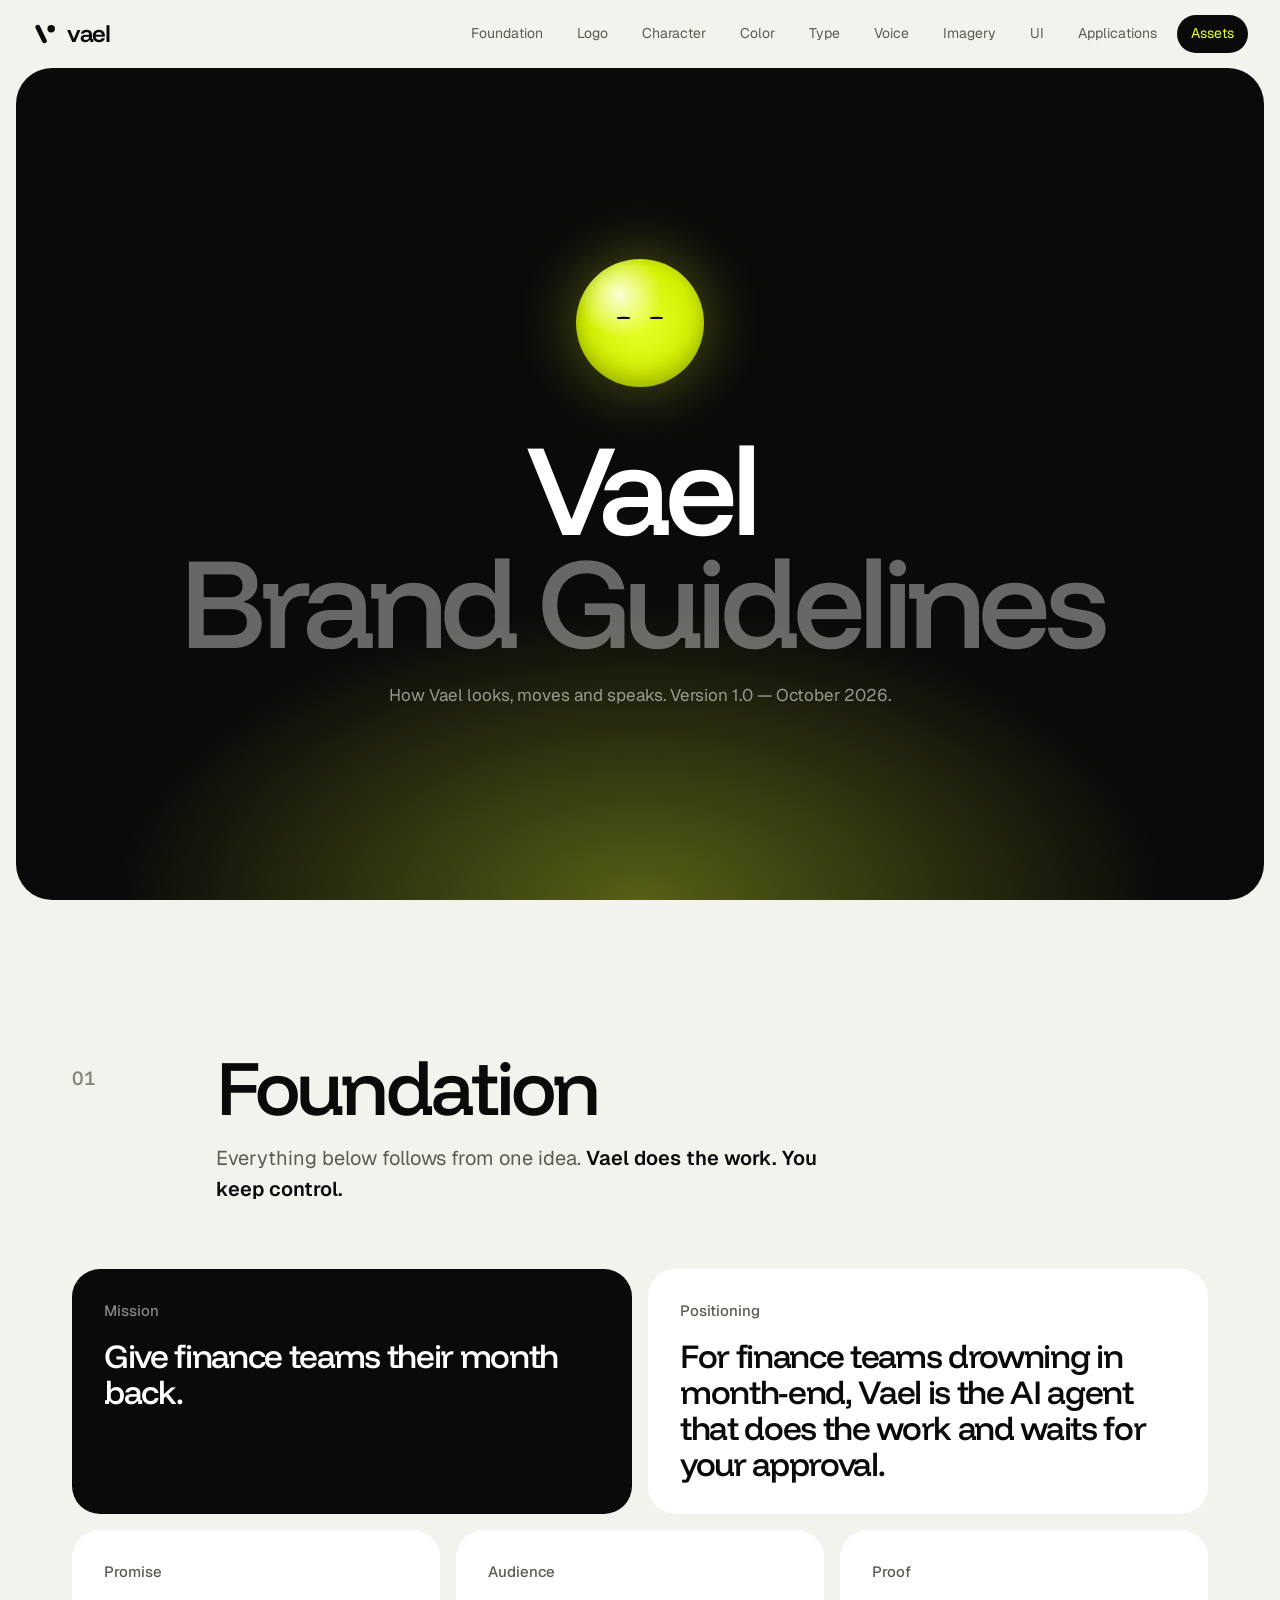
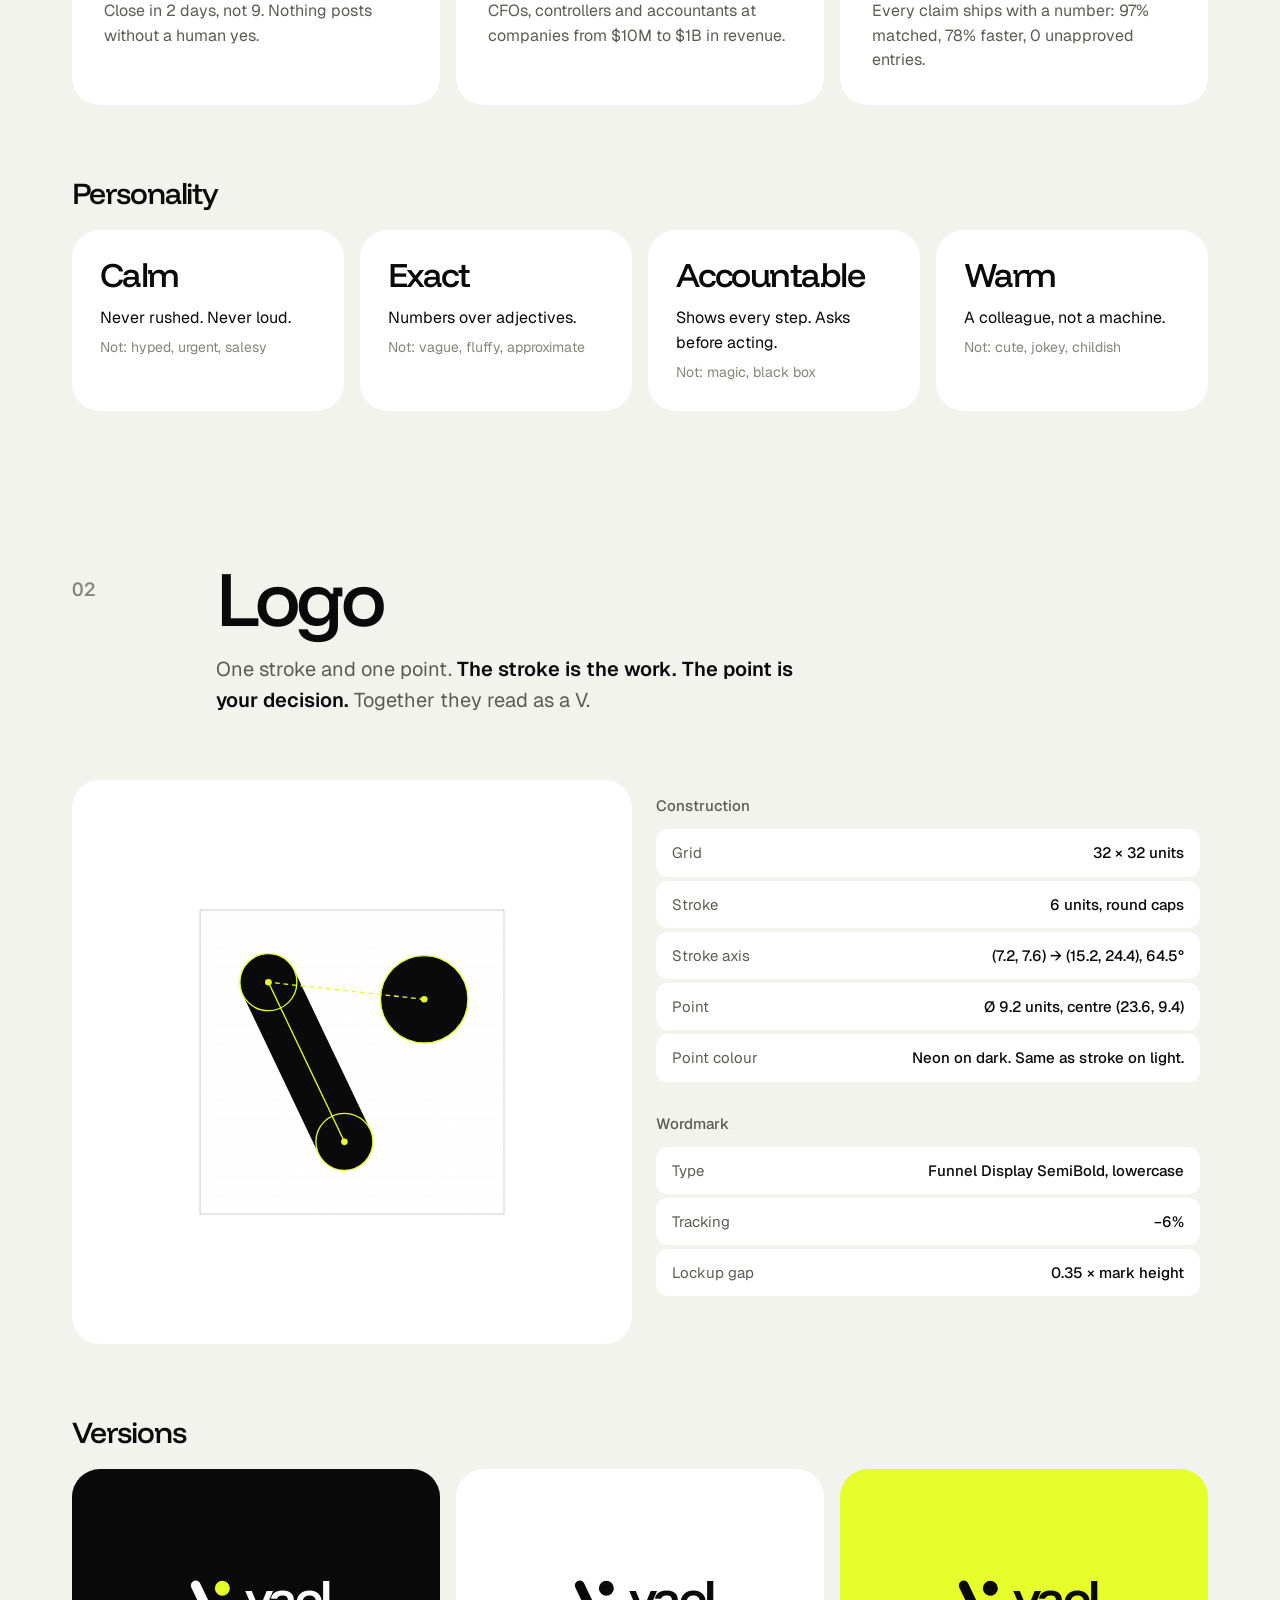
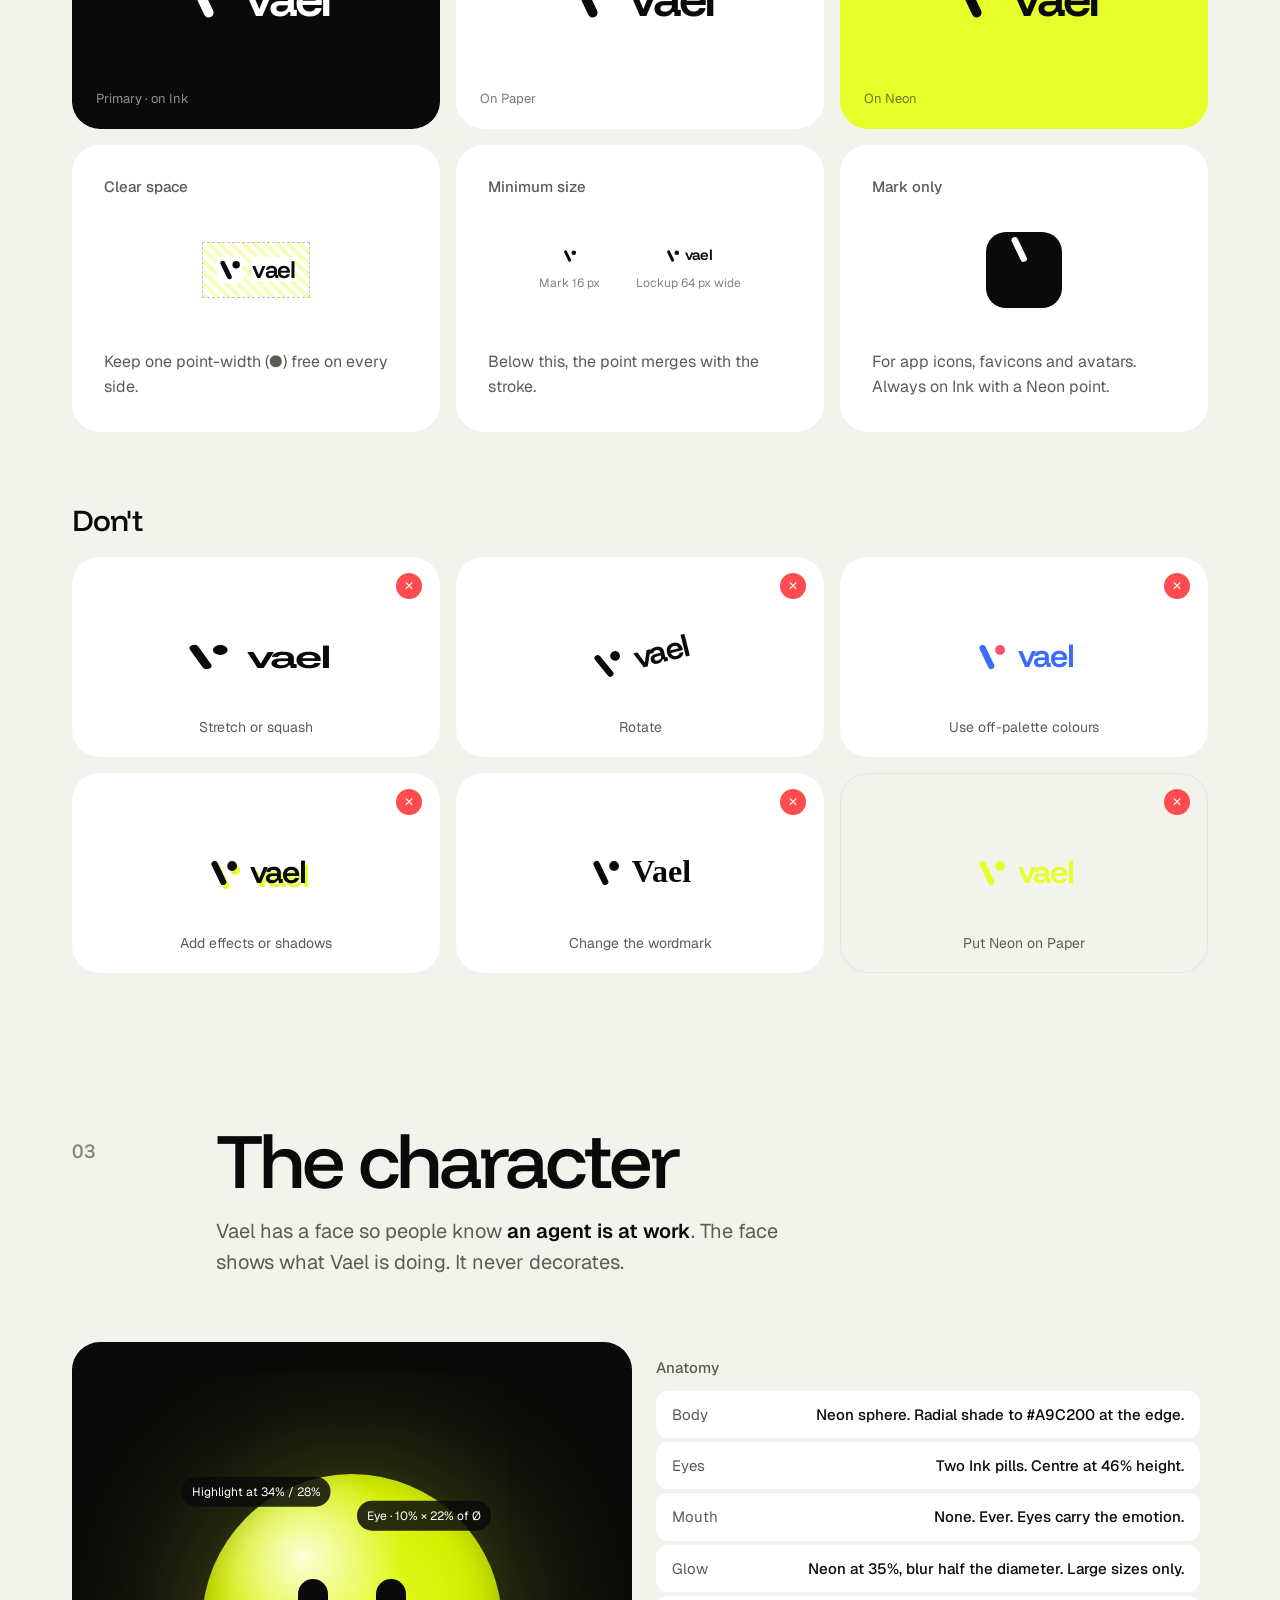
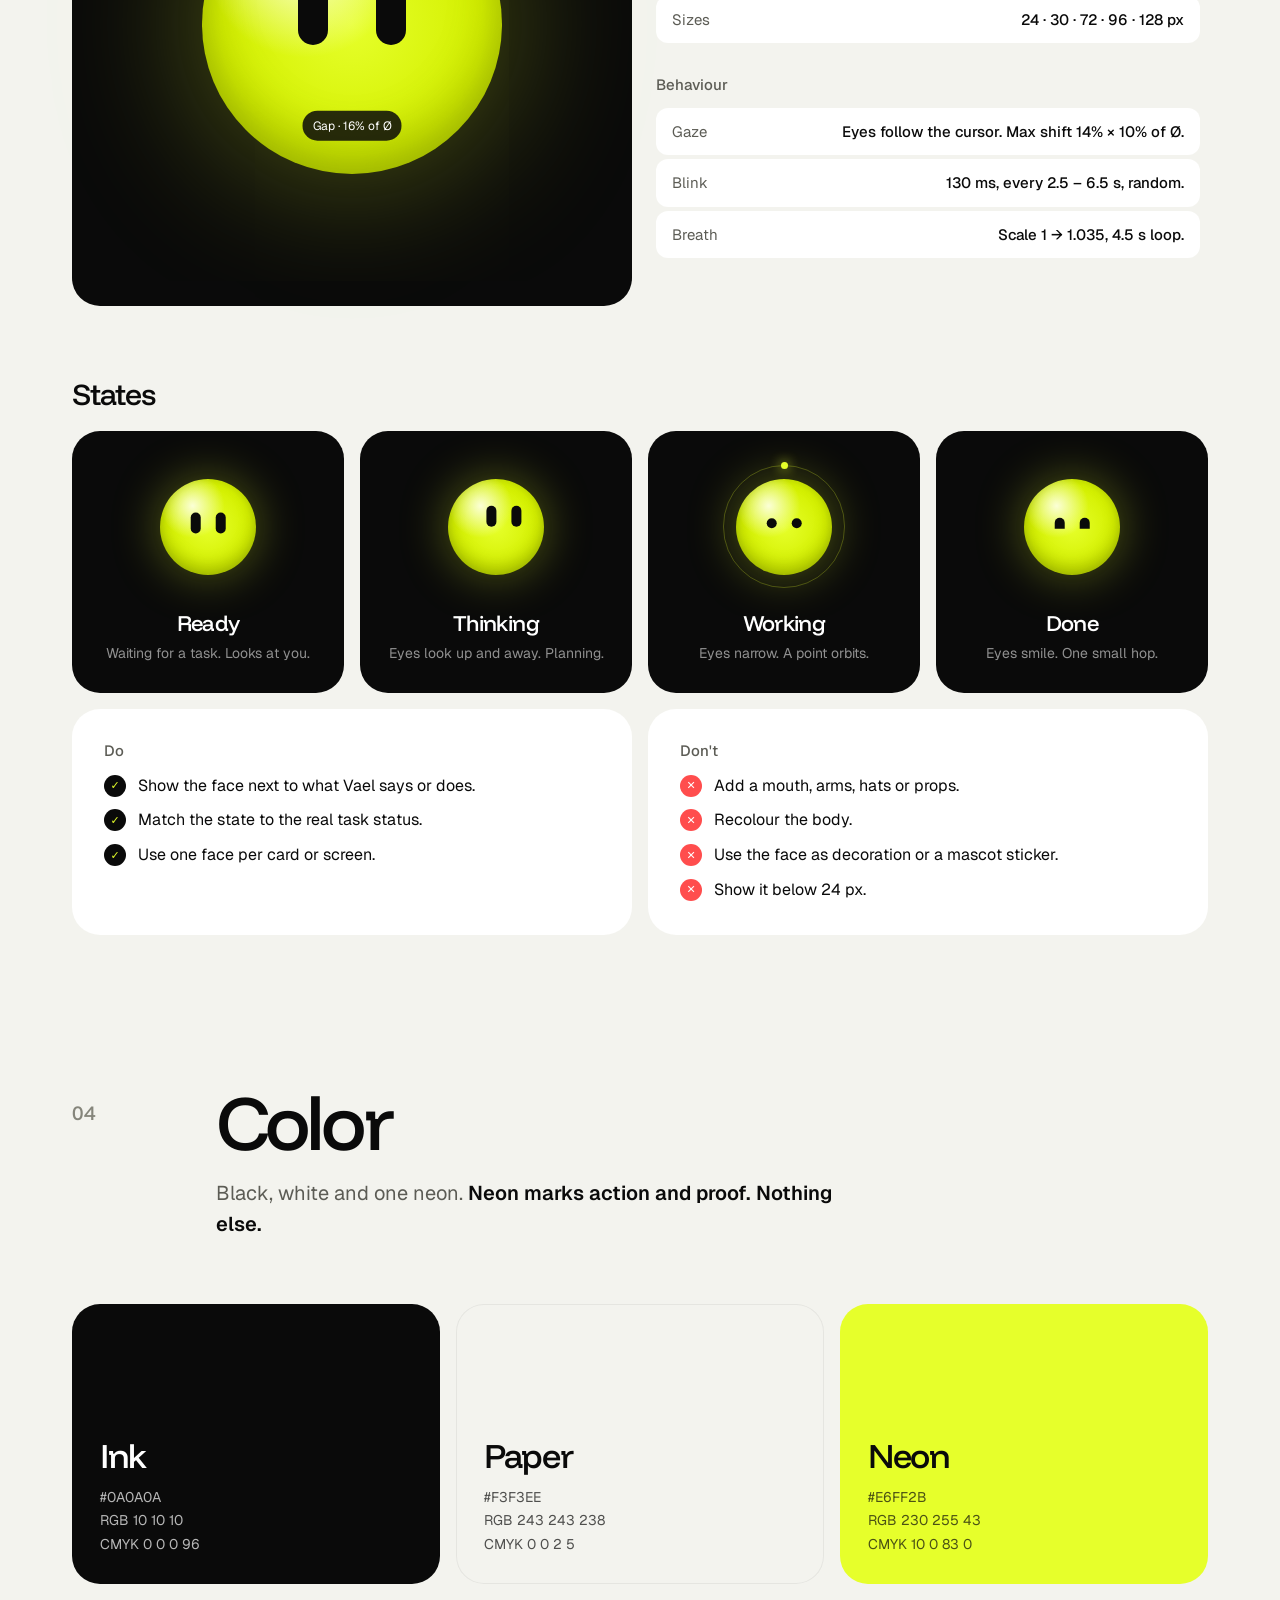
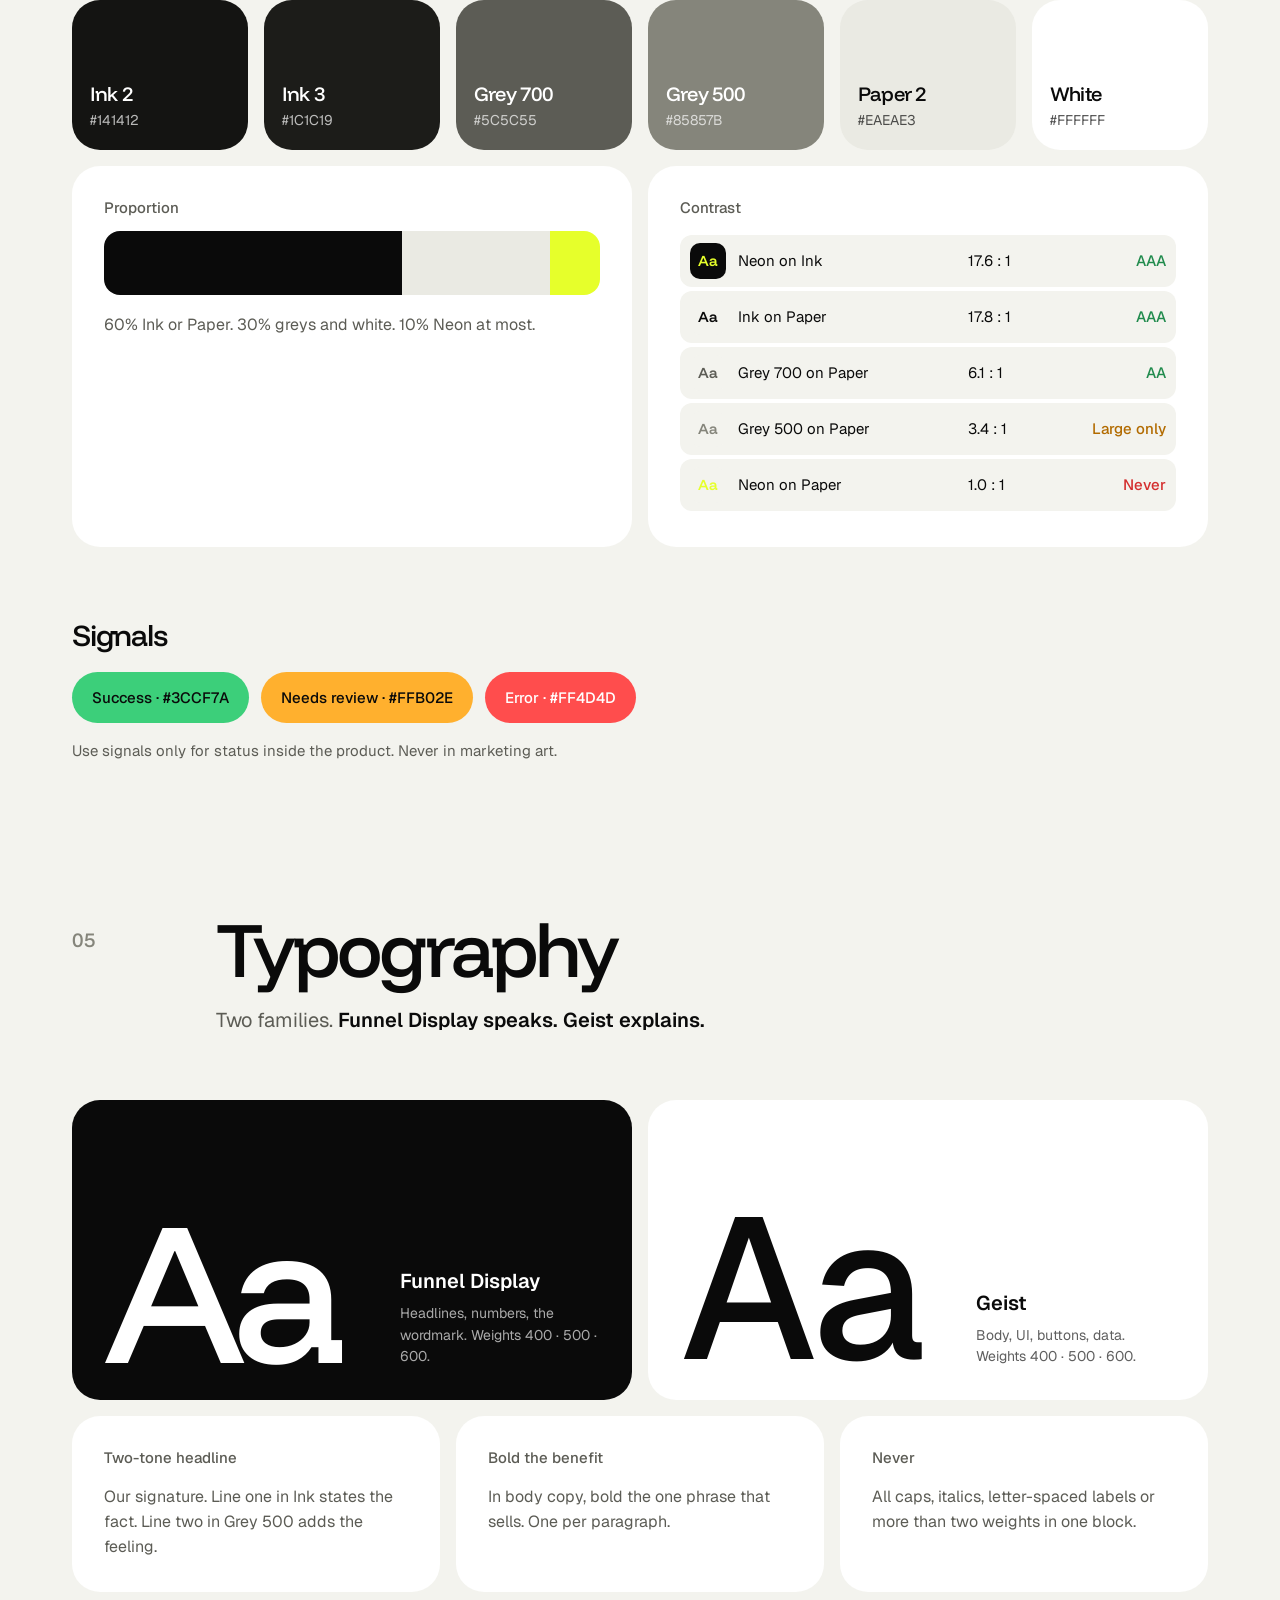
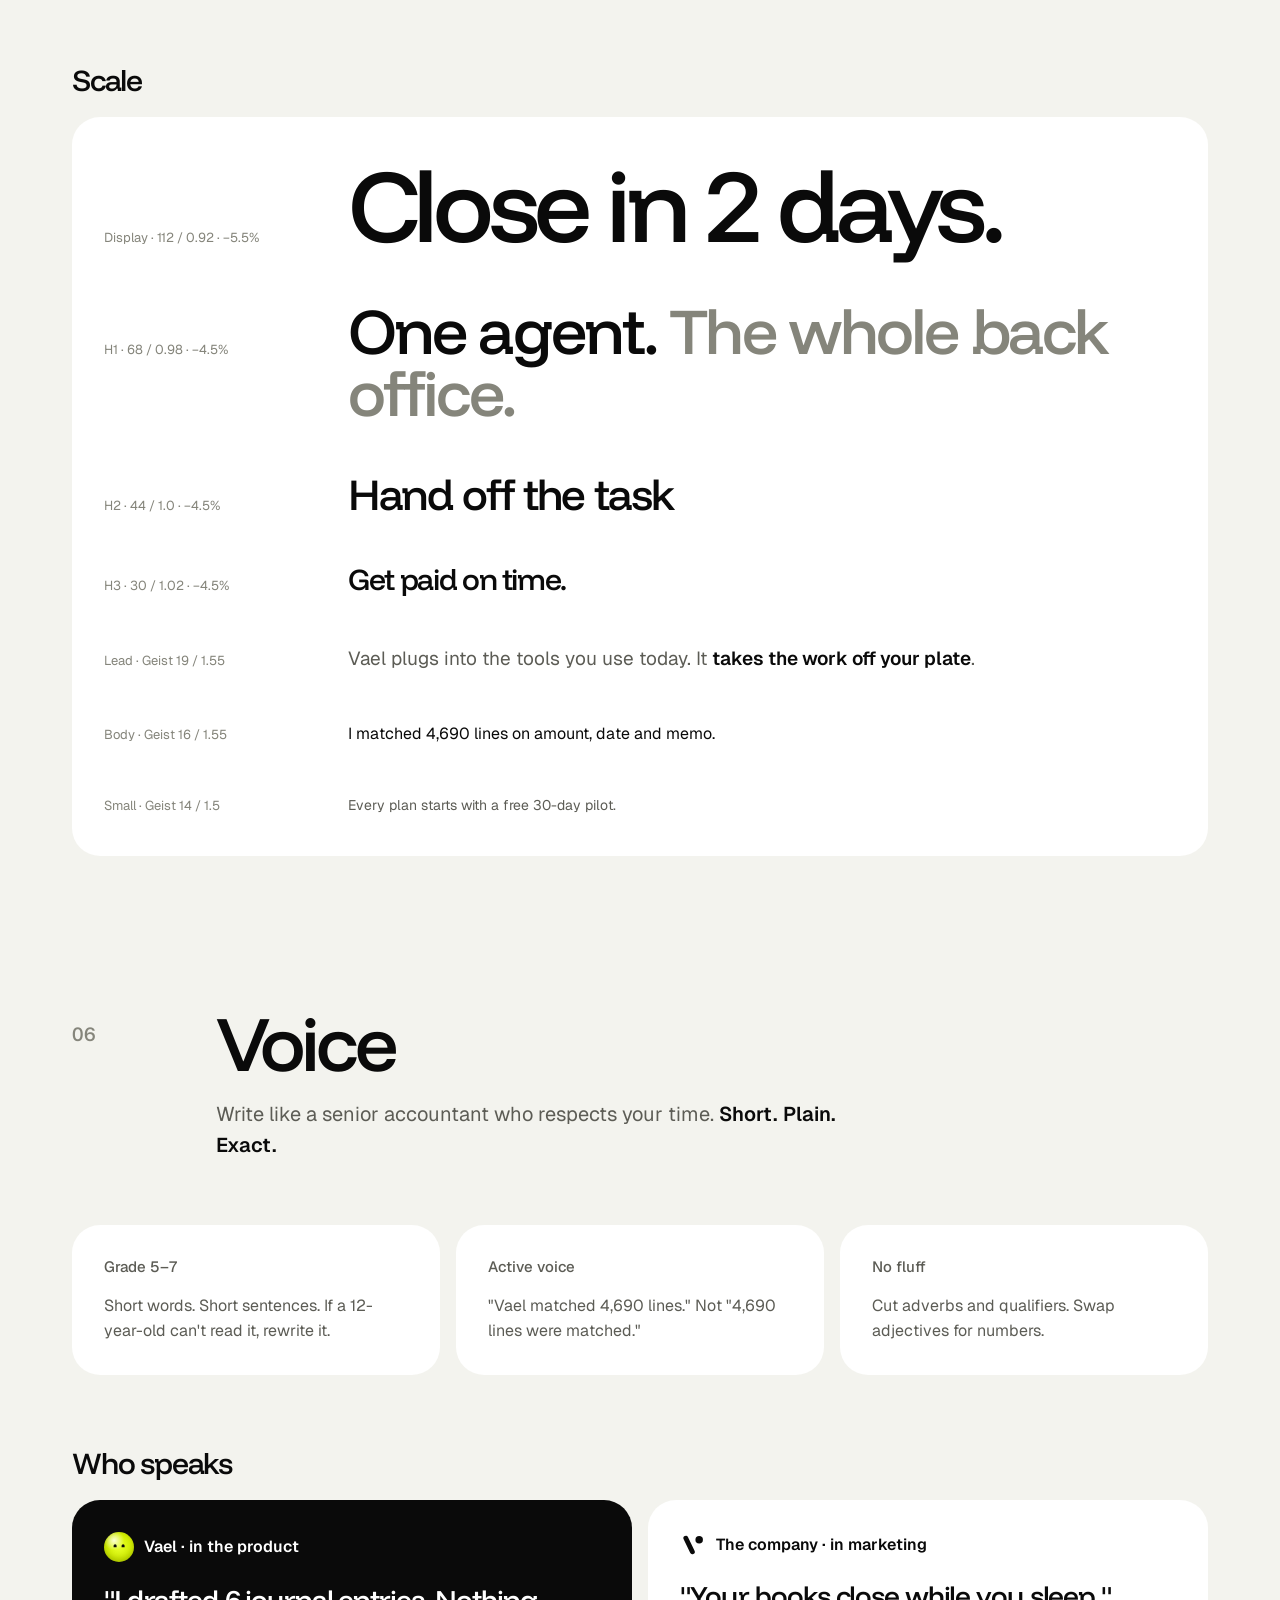
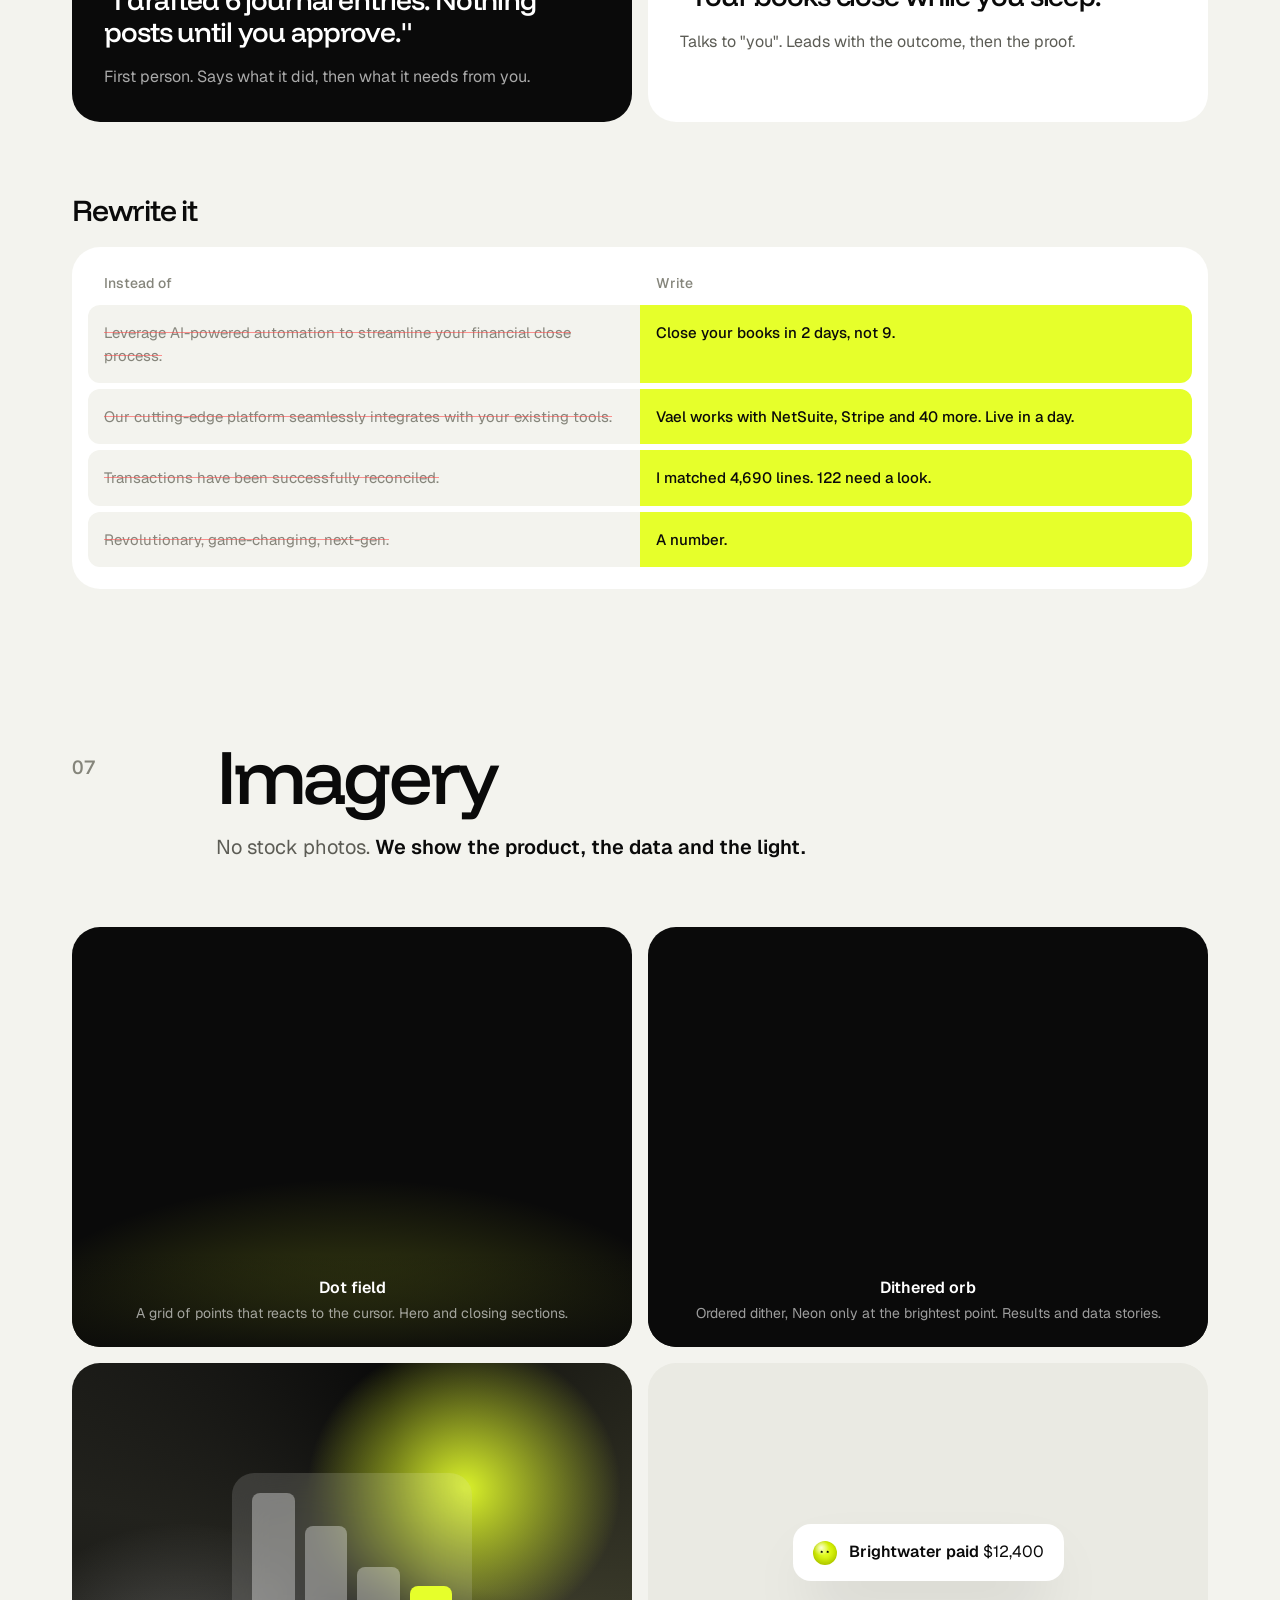
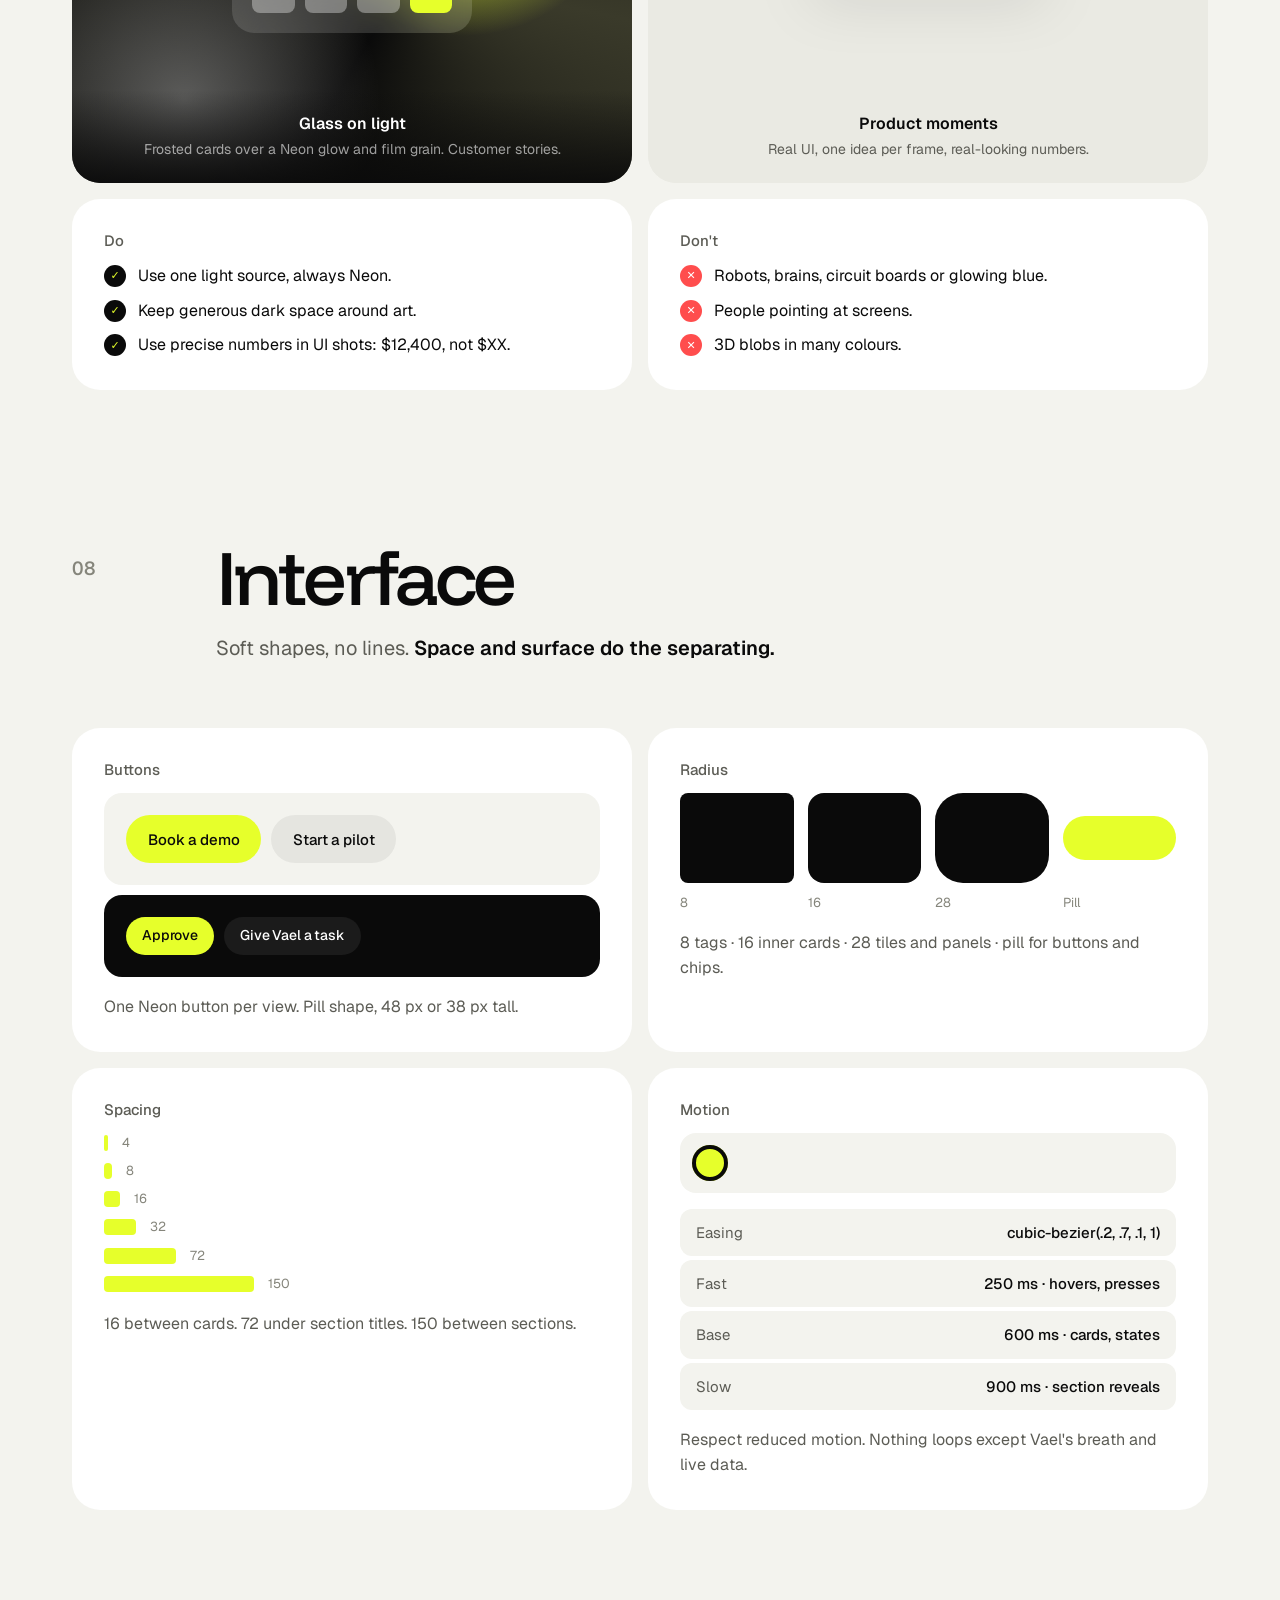
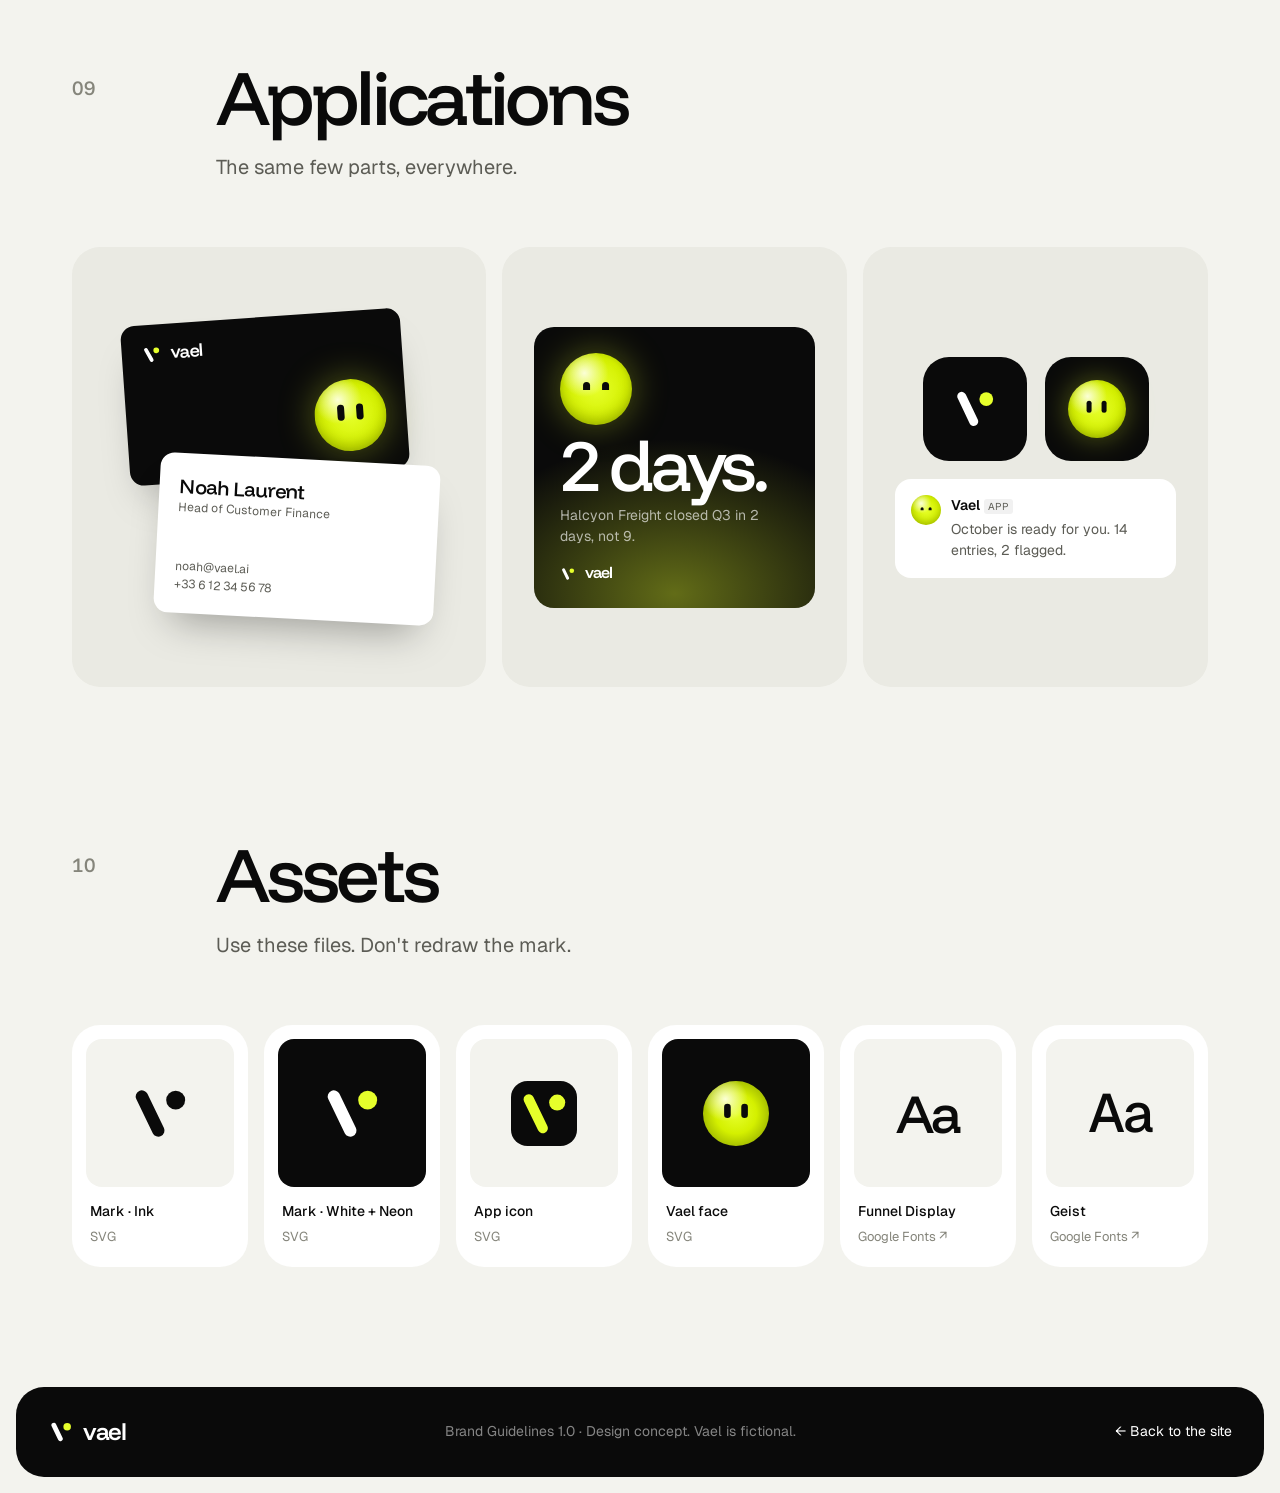
<file: brand.html>
<!doctype html>
<html lang="en">
<head>
  <meta charset="utf-8">
  <meta name="viewport" content="width=device-width, initial-scale=1">
  <title>Vael Brand Guidelines</title>
  <meta name="description" content="How Vael looks, moves and speaks. Logo, character, color, type, voice, imagery and UI.">
  <link rel="icon" href="assets/favicon.svg" type="image/svg+xml">
  <link rel="preconnect" href="https://fonts.googleapis.com">
  <link rel="preconnect" href="https://fonts.gstatic.com" crossorigin>
  <link href="https://fonts.googleapis.com/css2?family=Funnel+Display:wght@400;500;600&family=Geist:wght@400;500;600&display=swap" rel="stylesheet">
  <link rel="stylesheet" href="styles.css">
  <link rel="stylesheet" href="brand.css">
</head>
<body class="bg">

<svg width="0" height="0" style="position:absolute" aria-hidden="true">
  <symbol id="mark" viewBox="0 0 32 32">
    <path d="M7.2 7.6 L15.2 24.4" stroke="currentColor" stroke-width="6" stroke-linecap="round" fill="none"/>
    <circle cx="23.6" cy="9.4" r="4.6" fill="var(--dot, currentColor)"/>
  </symbol>
</svg>

<!-- Top bar -->
<header class="bg-bar">
  <a class="brand" href="index.html"><svg class="brand-mark"><use href="#mark"/></svg><span class="brand-word">vael</span></a>
  <nav class="bg-toc" aria-label="Chapters">
    <a href="#foundation">Foundation</a>
    <a href="#logo">Logo</a>
    <a href="#character">Character</a>
    <a href="#color">Color</a>
    <a href="#type">Type</a>
    <a href="#voice">Voice</a>
    <a href="#imagery">Imagery</a>
    <a href="#ui">UI</a>
    <a href="#applications">Applications</a>
    <a href="#assets">Assets</a>
  </nav>
</header>

<!-- COVER -->
<section class="bg-cover">
  <div class="vael vael-xl" data-state="idle" aria-hidden="true">
    <span class="vael-ring"></span><span class="vael-body"></span><span class="vael-eyes"><i></i><i></i></span>
  </div>
  <h1>Vael<br><span>Brand Guidelines</span></h1>
  <p>How Vael looks, moves and speaks. Version 1.0 — October 2026.</p>
</section>

<!-- 01 FOUNDATION -->
<section class="bg-ch" id="foundation">
  <div class="bg-head">
    <span class="bg-num">01</span>
    <h2>Foundation</h2>
    <p>Everything below follows from one idea. <b>Vael does the work. You keep control.</b></p>
  </div>

  <div class="bg-grid-2">
    <div class="bg-card bg-card-dark">
      <h3>Mission</h3>
      <p class="bg-big">Give finance teams their month back.</p>
    </div>
    <div class="bg-card">
      <h3>Positioning</h3>
      <p class="bg-big">For finance teams drowning in month-end, Vael is the AI agent that does the work and waits for your approval.</p>
    </div>
  </div>

  <div class="bg-grid-3">
    <div class="bg-card"><h3>Promise</h3><p>Close in 2 days, not 9. Nothing posts without a human yes.</p></div>
    <div class="bg-card"><h3>Audience</h3><p>CFOs, controllers and accountants at companies from $10M to $1B in revenue.</p></div>
    <div class="bg-card"><h3>Proof</h3><p>Every claim ships with a number: 97% matched, 78% faster, 0 unapproved entries.</p></div>
  </div>

  <h3 class="bg-sub">Personality</h3>
  <div class="bg-traits">
    <div><b>Calm</b><span>Never rushed. Never loud.</span><em>Not: hyped, urgent, salesy</em></div>
    <div><b>Exact</b><span>Numbers over adjectives.</span><em>Not: vague, fluffy, approximate</em></div>
    <div><b>Accountable</b><span>Shows every step. Asks before acting.</span><em>Not: magic, black box</em></div>
    <div><b>Warm</b><span>A colleague, not a machine.</span><em>Not: cute, jokey, childish</em></div>
  </div>
</section>

<!-- 02 LOGO -->
<section class="bg-ch" id="logo">
  <div class="bg-head">
    <span class="bg-num">02</span>
    <h2>Logo</h2>
    <p>One stroke and one point. <b>The stroke is the work. The point is your decision.</b> Together they read as a V.</p>
  </div>

  <div class="bg-grid-2">
    <div class="bg-card bg-center bg-tall">
      <svg class="bg-construct" viewBox="-4 -4 40 40" aria-label="Mark construction on a 32-unit grid">
        <defs>
          <pattern id="g" width="1" height="1" patternUnits="userSpaceOnUse"><path d="M1 0H0V1" fill="none" stroke="rgba(10,10,10,.07)" stroke-width=".04"/></pattern>
        </defs>
        <rect x="0" y="0" width="32" height="32" fill="url(#g)"/>
        <rect x="0" y="0" width="32" height="32" fill="none" stroke="rgba(10,10,10,.25)" stroke-width=".08"/>
        <path d="M7.2 7.6 L15.2 24.4" stroke="#0A0A0A" stroke-width="6" stroke-linecap="round"/>
        <circle cx="23.6" cy="9.4" r="4.6" fill="#0A0A0A"/>
        <g fill="none" stroke="#E6FF2B" stroke-width=".14">
          <path d="M7.2 7.6 L15.2 24.4"/>
          <circle cx="7.2" cy="7.6" r="3"/><circle cx="15.2" cy="24.4" r="3"/>
          <circle cx="23.6" cy="9.4" r="4.6"/>
          <path d="M23.6 9.4 L7.2 7.6" stroke-dasharray=".5 .4"/>
        </g>
        <g fill="#E6FF2B"><circle cx="7.2" cy="7.6" r=".35"/><circle cx="15.2" cy="24.4" r=".35"/><circle cx="23.6" cy="9.4" r=".35"/></g>
      </svg>
    </div>
    <div class="bg-specs">
      <h3>Construction</h3>
      <dl>
        <div><dt>Grid</dt><dd>32 × 32 units</dd></div>
        <div><dt>Stroke</dt><dd>6 units, round caps</dd></div>
        <div><dt>Stroke axis</dt><dd>(7.2, 7.6) → (15.2, 24.4), 64.5°</dd></div>
        <div><dt>Point</dt><dd>Ø 9.2 units, centre (23.6, 9.4)</dd></div>
        <div><dt>Point colour</dt><dd>Neon on dark. Same as stroke on light.</dd></div>
      </dl>
      <h3>Wordmark</h3>
      <dl>
        <div><dt>Type</dt><dd>Funnel Display SemiBold, lowercase</dd></div>
        <div><dt>Tracking</dt><dd>−6%</dd></div>
        <div><dt>Lockup gap</dt><dd>0.35 × mark height</dd></div>
      </dl>
    </div>
  </div>

  <h3 class="bg-sub bg-break">Versions</h3>
  <div class="bg-grid-3">
    <div class="bg-logo bg-on-ink"><span class="brand"><svg class="brand-mark" style="--dot:var(--neon)"><use href="#mark"/></svg><span class="brand-word">vael</span></span><small>Primary · on Ink</small></div>
    <div class="bg-logo bg-on-paper"><span class="brand"><svg class="brand-mark" style="--dot:var(--ink)"><use href="#mark"/></svg><span class="brand-word">vael</span></span><small>On Paper</small></div>
    <div class="bg-logo bg-on-neon"><span class="brand"><svg class="brand-mark" style="--dot:var(--ink)"><use href="#mark"/></svg><span class="brand-word">vael</span></span><small>On Neon</small></div>
  </div>

  <div class="bg-grid-3">
    <div class="bg-card">
      <h3>Clear space</h3>
      <div class="bg-clear"><span class="brand"><svg class="brand-mark" style="--dot:var(--ink)"><use href="#mark"/></svg><span class="brand-word">vael</span></span></div>
      <p>Keep one point-width (●) free on every side.</p>
    </div>
    <div class="bg-card">
      <h3>Minimum size</h3>
      <div class="bg-min">
        <div><svg style="width:16px;height:16px"><use href="#mark"/></svg><small>Mark 16 px</small></div>
        <div><span class="brand bg-brand-sm"><svg class="brand-mark"><use href="#mark"/></svg><span class="brand-word">vael</span></span><small>Lockup 64 px wide</small></div>
      </div>
      <p>Below this, the point merges with the stroke.</p>
    </div>
    <div class="bg-card">
      <h3>Mark only</h3>
      <div class="bg-min"><div class="bg-appicon"><svg><use href="#mark"/></svg></div></div>
      <p>For app icons, favicons and avatars. Always on Ink with a Neon point.</p>
    </div>
  </div>

  <h3 class="bg-sub bg-break">Don't</h3>
  <div class="bg-donts">
    <div><span class="brand bg-dont" style="transform:scaleX(1.5)"><svg class="brand-mark" style="--dot:var(--ink)"><use href="#mark"/></svg><span class="brand-word">vael</span></span><p>Stretch or squash</p></div>
    <div><span class="brand bg-dont" style="transform:rotate(-14deg)"><svg class="brand-mark" style="--dot:var(--ink)"><use href="#mark"/></svg><span class="brand-word">vael</span></span><p>Rotate</p></div>
    <div><span class="brand bg-dont" style="color:#3b6cff"><svg class="brand-mark" style="--dot:#ff4d6d"><use href="#mark"/></svg><span class="brand-word">vael</span></span><p>Use off-palette colours</p></div>
    <div><span class="brand bg-dont" style="filter:drop-shadow(3px 4px 0 #E6FF2B)"><svg class="brand-mark" style="--dot:var(--ink)"><use href="#mark"/></svg><span class="brand-word">vael</span></span><p>Add effects or shadows</p></div>
    <div><span class="brand bg-dont"><svg class="brand-mark" style="--dot:var(--ink)"><use href="#mark"/></svg><span class="brand-word" style="font-family:Georgia,serif;letter-spacing:0">Vael</span></span><p>Change the wordmark</p></div>
    <div class="bg-dont-neon"><span class="brand bg-dont" style="color:var(--neon)"><svg class="brand-mark" style="--dot:var(--neon)"><use href="#mark"/></svg><span class="brand-word">vael</span></span><p>Put Neon on Paper</p></div>
  </div>
</section>

<!-- 03 CHARACTER -->
<section class="bg-ch" id="character">
  <div class="bg-head">
    <span class="bg-num">03</span>
    <h2>The character</h2>
    <p>Vael has a face so people know <b>an agent is at work</b>. The face shows what Vael is doing. It never decorates.</p>
  </div>

  <div class="bg-grid-2">
    <div class="bg-card bg-card-dark bg-center bg-tall">
      <div class="bg-anatomy">
        <div class="vael bg-face-xxl" data-state="idle" aria-hidden="true"><span class="vael-body"></span><span class="vael-eyes"><i></i><i></i></span></div>
        <span class="bg-pin" style="--x:74%;--y:14%">Eye · 10% × 22% of Ø</span>
        <span class="bg-pin" style="--x:50%;--y:84%">Gap · 16% of Ø</span>
        <span class="bg-pin" style="--x:18%;--y:6%">Highlight at 34% / 28%</span>
      </div>
    </div>
    <div class="bg-specs">
      <h3>Anatomy</h3>
      <dl>
        <div><dt>Body</dt><dd>Neon sphere. Radial shade to #A9C200 at the edge.</dd></div>
        <div><dt>Eyes</dt><dd>Two Ink pills. Centre at 46% height.</dd></div>
        <div><dt>Mouth</dt><dd>None. Ever. Eyes carry the emotion.</dd></div>
        <div><dt>Glow</dt><dd>Neon at 35%, blur half the diameter. Large sizes only.</dd></div>
        <div><dt>Sizes</dt><dd>24 · 30 · 72 · 96 · 128 px</dd></div>
      </dl>
      <h3>Behaviour</h3>
      <dl>
        <div><dt>Gaze</dt><dd>Eyes follow the cursor. Max shift 14% × 10% of Ø.</dd></div>
        <div><dt>Blink</dt><dd>130 ms, every 2.5 – 6.5 s, random.</dd></div>
        <div><dt>Breath</dt><dd>Scale 1 → 1.035, 4.5 s loop.</dd></div>
      </dl>
    </div>
  </div>

  <h3 class="bg-sub bg-break">States</h3>
  <div class="bg-states">
    <div><div class="vael vael-lg" data-state="idle" aria-hidden="true"><span class="vael-ring"></span><span class="vael-body"></span><span class="vael-eyes"><i></i><i></i></span></div><b>Ready</b><p>Waiting for a task. Looks at you.</p></div>
    <div><div class="vael vael-lg" data-state="thinking" aria-hidden="true"><span class="vael-ring"></span><span class="vael-body"></span><span class="vael-eyes"><i></i><i></i></span></div><b>Thinking</b><p>Eyes look up and away. Planning.</p></div>
    <div><div class="vael vael-lg" data-state="working" aria-hidden="true"><span class="vael-ring"></span><span class="vael-body"></span><span class="vael-eyes"><i></i><i></i></span></div><b>Working</b><p>Eyes narrow. A point orbits.</p></div>
    <div><div class="vael vael-lg" data-state="done" aria-hidden="true"><span class="vael-ring"></span><span class="vael-body"></span><span class="vael-eyes"><i></i><i></i></span></div><b>Done</b><p>Eyes smile. One small hop.</p></div>
  </div>

  <div class="bg-grid-2 bg-rules">
    <div class="bg-card"><h3>Do</h3><ul class="bg-do"><li>Show the face next to what Vael says or does.</li><li>Match the state to the real task status.</li><li>Use one face per card or screen.</li></ul></div>
    <div class="bg-card"><h3>Don't</h3><ul class="bg-dont-list"><li>Add a mouth, arms, hats or props.</li><li>Recolour the body.</li><li>Use the face as decoration or a mascot sticker.</li><li>Show it below 24 px.</li></ul></div>
  </div>
</section>

<!-- 04 COLOR -->
<section class="bg-ch" id="color">
  <div class="bg-head">
    <span class="bg-num">04</span>
    <h2>Color</h2>
    <p>Black, white and one neon. <b>Neon marks action and proof. Nothing else.</b></p>
  </div>

  <div class="bg-swatches">
    <div class="sw sw-ink"><b>Ink</b><span>#0A0A0A</span><span>RGB 10 10 10</span><span>CMYK 0 0 0 96</span></div>
    <div class="sw sw-paper"><b>Paper</b><span>#F3F3EE</span><span>RGB 243 243 238</span><span>CMYK 0 0 2 5</span></div>
    <div class="sw sw-neon"><b>Neon</b><span>#E6FF2B</span><span>RGB 230 255 43</span><span>CMYK 10 0 83 0</span></div>
  </div>
  <div class="bg-swatches bg-swatches-sm">
    <div class="sw" style="background:#141412;color:#fff"><b>Ink 2</b><span>#141412</span></div>
    <div class="sw" style="background:#1C1C19;color:#fff"><b>Ink 3</b><span>#1C1C19</span></div>
    <div class="sw" style="background:#5C5C55;color:#fff"><b>Grey 700</b><span>#5C5C55</span></div>
    <div class="sw" style="background:#85857B;color:#fff"><b>Grey 500</b><span>#85857B</span></div>
    <div class="sw" style="background:#EAEAE3"><b>Paper 2</b><span>#EAEAE3</span></div>
    <div class="sw" style="background:#fff"><b>White</b><span>#FFFFFF</span></div>
  </div>

  <div class="bg-grid-2 bg-break">
    <div class="bg-card">
      <h3>Proportion</h3>
      <div class="bg-ratio"><i style="flex:60;background:var(--ink)"></i><i style="flex:30;background:#EAEAE3"></i><i style="flex:10;background:var(--neon)"></i></div>
      <p>60% Ink or Paper. 30% greys and white. 10% Neon at most.</p>
    </div>
    <div class="bg-card">
      <h3>Contrast</h3>
      <table class="bg-table">
        <tr><td><span class="pair" style="background:#0A0A0A;color:#E6FF2B">Aa</span>Neon on Ink</td><td>17.6 : 1</td><td class="ok">AAA</td></tr>
        <tr><td><span class="pair" style="background:#F3F3EE;color:#0A0A0A">Aa</span>Ink on Paper</td><td>17.8 : 1</td><td class="ok">AAA</td></tr>
        <tr><td><span class="pair" style="background:#F3F3EE;color:#5C5C55">Aa</span>Grey 700 on Paper</td><td>6.1 : 1</td><td class="ok">AA</td></tr>
        <tr><td><span class="pair" style="background:#F3F3EE;color:#85857B">Aa</span>Grey 500 on Paper</td><td>3.4 : 1</td><td class="warn">Large only</td></tr>
        <tr><td><span class="pair" style="background:#F3F3EE;color:#E6FF2B">Aa</span>Neon on Paper</td><td>1.0 : 1</td><td class="no">Never</td></tr>
      </table>
    </div>
  </div>

  <h3 class="bg-sub">Signals</h3>
  <div class="bg-signals">
    <span style="background:#3CCF7A">Success · #3CCF7A</span>
    <span style="background:#FFB02E">Needs review · #FFB02E</span>
    <span style="background:#FF4D4D;color:#fff">Error · #FF4D4D</span>
  </div>
  <p class="bg-note">Use signals only for status inside the product. Never in marketing art.</p>
</section>

<!-- 05 TYPE -->
<section class="bg-ch" id="type">
  <div class="bg-head">
    <span class="bg-num">05</span>
    <h2>Typography</h2>
    <p>Two families. <b>Funnel Display speaks. Geist explains.</b></p>
  </div>

  <div class="bg-grid-2">
    <div class="bg-card bg-card-dark bg-type-hero">
      <p class="bg-aa" style="font-family:var(--f-display)">Aa</p>
      <div><b>Funnel Display</b><span>Headlines, numbers, the wordmark. Weights 400 · 500 · 600.</span></div>
    </div>
    <div class="bg-card bg-type-hero">
      <p class="bg-aa" style="font-family:var(--f-body);letter-spacing:-.03em">Aa</p>
      <div><b>Geist</b><span>Body, UI, buttons, data. Weights 400 · 500 · 600.</span></div>
    </div>
  </div>

  <div class="bg-grid-3">
    <div class="bg-card"><h3>Two-tone headline</h3><p>Our signature. Line one in Ink states the fact. Line two in Grey 500 adds the feeling.</p></div>
    <div class="bg-card"><h3>Bold the benefit</h3><p>In body copy, bold the one phrase that sells. One per paragraph.</p></div>
    <div class="bg-card"><h3>Never</h3><p>All caps, italics, letter-spaced labels or more than two weights in one block.</p></div>
  </div>

  <h3 class="bg-sub bg-break">Scale</h3>
  <div class="bg-scale">
    <div><span class="bg-scale-meta">Display · 112 / 0.92 · −5.5%</span><p style="font:500 clamp(48px,8vw,112px)/.92 var(--f-display);letter-spacing:-.055em">Close in 2 days.</p></div>
    <div><span class="bg-scale-meta">H1 · 68 / 0.98 · −4.5%</span><p style="font:500 clamp(36px,5vw,68px)/.98 var(--f-display);letter-spacing:-.045em">One agent. <span class="dim">The whole back office.</span></p></div>
    <div><span class="bg-scale-meta">H2 · 44 / 1.0 · −4.5%</span><p style="font:500 clamp(30px,3.4vw,44px)/1 var(--f-display);letter-spacing:-.045em">Hand off the task</p></div>
    <div><span class="bg-scale-meta">H3 · 30 / 1.02 · −4.5%</span><p style="font:500 30px/1.02 var(--f-display);letter-spacing:-.045em">Get paid on time.</p></div>
    <div><span class="bg-scale-meta">Lead · Geist 19 / 1.55</span><p style="font:400 19px/1.55 var(--f-body);color:var(--text-2)">Vael plugs into the tools you use today. It <b style="color:var(--ink)">takes the work off your plate</b>.</p></div>
    <div><span class="bg-scale-meta">Body · Geist 16 / 1.55</span><p style="font:400 16px/1.55 var(--f-body)">I matched 4,690 lines on amount, date and memo.</p></div>
    <div><span class="bg-scale-meta">Small · Geist 14 / 1.5</span><p style="font:400 14px/1.5 var(--f-body);color:var(--text-2)">Every plan starts with a free 30-day pilot.</p></div>
  </div>

</section>

<!-- 06 VOICE -->
<section class="bg-ch" id="voice">
  <div class="bg-head">
    <span class="bg-num">06</span>
    <h2>Voice</h2>
    <p>Write like a senior accountant who respects your time. <b>Short. Plain. Exact.</b></p>
  </div>

  <div class="bg-grid-3">
    <div class="bg-card"><h3>Grade 5–7</h3><p>Short words. Short sentences. If a 12-year-old can't read it, rewrite it.</p></div>
    <div class="bg-card"><h3>Active voice</h3><p>"Vael matched 4,690 lines." Not "4,690 lines were matched."</p></div>
    <div class="bg-card"><h3>No fluff</h3><p>Cut adverbs and qualifiers. Swap adjectives for numbers.</p></div>
  </div>

  <h3 class="bg-sub">Who speaks</h3>
  <div class="bg-grid-2">
    <div class="bg-card bg-card-dark">
      <div class="bg-speaker"><div class="vael vael-sm" data-state="done" aria-hidden="true"><span class="vael-body"></span><span class="vael-eyes"><i></i><i></i></span></div><b>Vael · in the product</b></div>
      <p class="bg-quote">"I drafted 6 journal entries. Nothing posts until you approve."</p>
      <p>First person. Says what it did, then what it needs from you.</p>
    </div>
    <div class="bg-card">
      <div class="bg-speaker"><svg class="brand-mark" style="--dot:var(--ink)"><use href="#mark"/></svg><b>The company · in marketing</b></div>
      <p class="bg-quote">"Your books close while you sleep."</p>
      <p>Talks to "you". Leads with the outcome, then the proof.</p>
    </div>
  </div>

  <h3 class="bg-sub bg-break">Rewrite it</h3>
  <table class="bg-table bg-rewrite">
    <tr><th>Instead of</th><th>Write</th></tr>
    <tr><td>Leverage AI-powered automation to streamline your financial close process.</td><td>Close your books in 2 days, not 9.</td></tr>
    <tr><td>Our cutting-edge platform seamlessly integrates with your existing tools.</td><td>Vael works with NetSuite, Stripe and 40 more. Live in a day.</td></tr>
    <tr><td>Transactions have been successfully reconciled.</td><td>I matched 4,690 lines. 122 need a look.</td></tr>
    <tr><td>Revolutionary, game-changing, next-gen.</td><td>A number.</td></tr>
  </table>
</section>

<!-- 07 IMAGERY -->
<section class="bg-ch" id="imagery">
  <div class="bg-head">
    <span class="bg-num">07</span>
    <h2>Imagery</h2>
    <p>No stock photos. <b>We show the product, the data and the light.</b></p>
  </div>

  <div class="bg-imgs">
    <figure class="bg-img bg-img-field"><canvas id="bg-field" aria-hidden="true"></canvas><figcaption><b>Dot field</b>A grid of points that reacts to the cursor. Hero and closing sections.</figcaption></figure>
    <figure class="bg-img bg-img-orb"><canvas id="bg-orb" aria-hidden="true"></canvas><figcaption><b>Dithered orb</b>Ordered dither, Neon only at the brightest point. Results and data stories.</figcaption></figure>
    <figure class="bg-img bg-img-glass"><div class="bg-glass"><div class="sg-bars"><i style="--h:100%"></i><i style="--h:72%"></i><i style="--h:38%"></i><i class="hl" style="--h:22%"></i></div></div><figcaption><b>Glass on light</b>Frosted cards over a Neon glow and film grain. Customer stories.</figcaption></figure>
    <figure class="bg-img bg-img-ui"><div class="bg-ui-card"><div class="vael vael-xs" data-state="done" aria-hidden="true"><span class="vael-body"></span><span class="vael-eyes"><i></i><i></i></span></div><p><b>Brightwater paid</b> $12,400</p></div><figcaption><b>Product moments</b>Real UI, one idea per frame, real-looking numbers.</figcaption></figure>
  </div>

  <div class="bg-grid-2 bg-rules">
    <div class="bg-card"><h3>Do</h3><ul class="bg-do"><li>Use one light source, always Neon.</li><li>Keep generous dark space around art.</li><li>Use precise numbers in UI shots: $12,400, not $XX.</li></ul></div>
    <div class="bg-card"><h3>Don't</h3><ul class="bg-dont-list"><li>Robots, brains, circuit boards or glowing blue.</li><li>People pointing at screens.</li><li>3D blobs in many colours.</li></ul></div>
  </div>
</section>

<!-- 08 UI -->
<section class="bg-ch" id="ui">
  <div class="bg-head">
    <span class="bg-num">08</span>
    <h2>Interface</h2>
    <p>Soft shapes, no lines. <b>Space and surface do the separating.</b></p>
  </div>

  <div class="bg-grid-2">
    <div class="bg-card">
      <h3>Buttons</h3>
      <div class="bg-row"><a class="btn btn-neon" href="#ui">Book a demo</a><a class="btn btn-line" href="#ui">Start a pilot</a></div>
      <div class="bg-row bg-row-dark"><a class="btn btn-neon btn-sm" href="#ui">Approve</a><a class="btn btn-ghost btn-sm" href="#ui">Give Vael a task</a></div>
      <p>One Neon button per view. Pill shape, 48 px or 38 px tall.</p>
    </div>
    <div class="bg-card">
      <h3>Radius</h3>
      <div class="bg-radii"><i style="border-radius:8px"></i><i style="border-radius:16px"></i><i style="border-radius:28px"></i><i style="border-radius:999px"></i></div>
      <div class="bg-radii-l"><span>8</span><span>16</span><span>28</span><span>Pill</span></div>
      <p>8 tags · 16 inner cards · 28 tiles and panels · pill for buttons and chips.</p>
    </div>
  </div>

  <div class="bg-grid-2">
    <div class="bg-card">
      <h3>Spacing</h3>
      <div class="bg-space">
        <div><i style="width:4px"></i>4</div><div><i style="width:8px"></i>8</div><div><i style="width:16px"></i>16</div><div><i style="width:32px"></i>32</div><div><i style="width:72px"></i>72</div><div><i style="width:150px"></i>150</div>
      </div>
      <p>16 between cards. 72 under section titles. 150 between sections.</p>
    </div>
    <div class="bg-card">
      <h3>Motion</h3>
      <div class="bg-motion"><i></i></div>
      <dl class="bg-dl-tight">
        <div><dt>Easing</dt><dd>cubic-bezier(.2, .7, .1, 1)</dd></div>
        <div><dt>Fast</dt><dd>250 ms · hovers, presses</dd></div>
        <div><dt>Base</dt><dd>600 ms · cards, states</dd></div>
        <div><dt>Slow</dt><dd>900 ms · section reveals</dd></div>
      </dl>
      <p>Respect reduced motion. Nothing loops except Vael's breath and live data.</p>
    </div>
  </div>
</section>

<!-- 09 APPLICATIONS -->
<section class="bg-ch" id="applications">
  <div class="bg-head">
    <span class="bg-num">09</span>
    <h2>Applications</h2>
    <p>The same few parts, everywhere.</p>
  </div>

  <div class="bg-apps">
    <div class="bg-app bg-app-cards">
      <div class="bc bc-front"><span class="brand"><svg class="brand-mark"><use href="#mark"/></svg><span class="brand-word">vael</span></span><div class="vael vael-md" data-state="idle" aria-hidden="true"><span class="vael-body"></span><span class="vael-eyes"><i></i><i></i></span></div></div>
      <div class="bc bc-back"><b>Noah Laurent</b><span>Head of Customer Finance</span><span class="bc-meta">noah@vael.ai<br>+33 6 12 34 56 78</span></div>
    </div>
    <div class="bg-app bg-app-social">
      <div class="post">
        <div class="vael vael-md" data-state="done" aria-hidden="true"><span class="vael-body"></span><span class="vael-eyes"><i></i><i></i></span></div>
        <p class="post-big">2 days.</p>
        <p class="post-sub">Halcyon Freight closed Q3 in 2 days, not 9.</p>
        <span class="brand post-brand"><svg class="brand-mark"><use href="#mark"/></svg><span class="brand-word">vael</span></span>
      </div>
    </div>
    <div class="bg-app bg-app-icons">
      <div class="bg-appicon bg-appicon-lg"><svg><use href="#mark"/></svg></div>
      <div class="bg-appicon bg-appicon-face"><div class="vael" style="--s:58px" data-state="idle" aria-hidden="true"><span class="vael-body"></span><span class="vael-eyes"><i></i><i></i></span></div></div>
      <div class="bg-slack"><div class="vael vael-sm" data-state="done" aria-hidden="true"><span class="vael-body"></span><span class="vael-eyes"><i></i><i></i></span></div><div><b>Vael</b> <small>APP</small><p>October is ready for you. 14 entries, 2 flagged.</p></div></div>
    </div>
  </div>
</section>

<!-- 10 ASSETS -->
<section class="bg-ch" id="assets">
  <div class="bg-head">
    <span class="bg-num">10</span>
    <h2>Assets</h2>
    <p>Use these files. Don't redraw the mark.</p>
  </div>
  <div class="bg-assets">
    <a href="assets/vael-mark-ink.svg" download><span class="bg-asset-prev"><img src="assets/vael-mark-ink.svg" alt=""></span><b>Mark · Ink</b><small>SVG</small></a>
    <a href="assets/vael-mark-white.svg" download><span class="bg-asset-prev bg-asset-dark"><img src="assets/vael-mark-white.svg" alt=""></span><b>Mark · White + Neon</b><small>SVG</small></a>
    <a href="assets/favicon.svg" download><span class="bg-asset-prev"><img src="assets/favicon.svg" alt=""></span><b>App icon</b><small>SVG</small></a>
    <a href="assets/vael-face.svg" download><span class="bg-asset-prev bg-asset-dark"><img src="assets/vael-face.svg" alt=""></span><b>Vael face</b><small>SVG</small></a>
    <a href="https://fonts.google.com/specimen/Funnel+Display" target="_blank" rel="noopener"><span class="bg-asset-prev bg-asset-type">Aa</span><b>Funnel Display</b><small>Google Fonts ↗</small></a>
    <a href="https://fonts.google.com/specimen/Geist" target="_blank" rel="noopener"><span class="bg-asset-prev bg-asset-type bg-asset-geist">Aa</span><b>Geist</b><small>Google Fonts ↗</small></a>
  </div>
</section>

<footer class="bg-foot">
  <span class="brand"><svg class="brand-mark"><use href="#mark"/></svg><span class="brand-word">vael</span></span>
  <span>Brand Guidelines 1.0 · Design concept. Vael is fictional.</span>
  <a href="index.html">← Back to the site</a>
</footer>

<script src="brand.js"></script>
</body>
</html>
</file>
<file: styles.css>
/* ─────────────────────────────────────────────
   Vael — design tokens
   ───────────────────────────────────────────── */
:root {
  --ink: #0A0A0A;
  --ink-2: #141412;
  --ink-3: #1c1c19;
  --paper: #F3F3EE;
  --paper-2: #EAEAE3;
  --neon: #E6FF2B;
  --text: #0A0A0A;
  --text-2: #5c5c55;
  --text-3: #85857b;
  --soft: rgba(10, 10, 10, .06);

  --f-display: "Funnel Display", "Geist", system-ui, sans-serif;
  --f-body: "Geist", system-ui, -apple-system, sans-serif;

  --r: 16px;
  --r-lg: 28px;
  --ease: cubic-bezier(.2, .7, .1, 1);
  --container: 1200px;
}

*, *::before, *::after { box-sizing: border-box; }
html { scroll-behavior: smooth; -webkit-text-size-adjust: 100%; }
body {
  margin: 0;
  background: var(--paper);
  color: var(--text);
  font-family: var(--f-body);
  font-size: 16px;
  line-height: 1.55;
  -webkit-font-smoothing: antialiased;
  overflow-x: hidden;
}
img, svg, canvas { display: block; }
a { color: inherit; text-decoration: none; }
button { font: inherit; color: inherit; cursor: pointer; }
b { font-weight: 600; }
::selection { background: var(--neon); color: var(--ink); }

.container { max-width: var(--container); margin: 0 auto; padding: 0 32px; }

/* ─── Type ─── */
.h2 {
  font-family: var(--f-display);
  font-weight: 500;
  font-size: clamp(38px, 5.2vw, 68px);
  line-height: .98;
  letter-spacing: -.045em;
  margin: 0 0 22px;
}
.dim { color: var(--text-3); }
.lead { font-size: 19px; color: var(--text-2); max-width: 520px; margin: 0; }
.lead b { color: var(--text); }

/* ─── Buttons ─── */
.btn {
  display: inline-flex; align-items: center; justify-content: center; gap: 8px;
  height: 48px; padding: 0 22px; border-radius: 999px; border: 0;
  font-weight: 500; font-size: 15px; letter-spacing: -.01em; white-space: nowrap;
  transition: transform .25s var(--ease), background .25s, box-shadow .25s, color .25s;
}
.btn:active { transform: scale(.97); }
.btn-sm { height: 38px; padding: 0 16px; font-size: 14px; }
.btn-block { width: 100%; }
.btn-neon { background: var(--neon); color: var(--ink); }
.btn-neon:hover { box-shadow: 0 0 0 6px rgba(230,255,43,.18), 0 8px 30px rgba(230,255,43,.35); }
.btn-ghost { background: rgba(255,255,255,.07); color: #fff; }
.btn-ghost:hover { background: rgba(255,255,255,.14); }
.btn-line { background: var(--soft); color: var(--ink); }
.btn-line:hover { background: var(--ink); color: #fff; }

/* ─── Brand ─── */
.brand { display: inline-flex; align-items: center; gap: 9px; }
.brand-mark { width: 26px; height: 26px; --dot: var(--neon); }
.brand-word { font-family: var(--f-display); font-weight: 600; font-size: 24px; letter-spacing: -.06em; line-height: 1; margin-top: -3px; }

/* ─────────────────────────────────────────────
   VAEL — the agent's face
   A neon sphere with two eyes. Eyes follow the cursor,
   blink, and change with the agent's state.
   ───────────────────────────────────────────── */
.vael {
  --s: 120px; --lx: 0px; --ly: 0px;
  position: relative; width: var(--s); height: var(--s); flex: none;
}
.vael-body {
  position: absolute; inset: 0; border-radius: 50%;
  background:
    radial-gradient(circle at 34% 28%, #fbffd6 0%, rgba(251,255,214,0) 34%),
    radial-gradient(circle at 50% 50%, #E6FF2B 0%, #d4f000 62%, #a9c200 100%);
  box-shadow:
    inset 0 calc(var(--s) * -.08) calc(var(--s) * .16) rgba(80,95,0,.35),
    0 0 calc(var(--s) * .5) rgba(230,255,43,.35);
  animation: breathe 4.5s ease-in-out infinite;
}
.vael-eyes {
  position: absolute; left: 50%; top: 46%;
  display: flex; gap: calc(var(--s) * .16);
  transform: translate(calc(-50% + var(--lx)), calc(-50% + var(--ly)));
  transition: transform .25s var(--ease);
}
.vael-eyes i {
  display: block; width: calc(var(--s) * .1); height: calc(var(--s) * .22);
  border-radius: 999px; background: var(--ink);
  transform-origin: center;
  transition: height .3s var(--ease), border-radius .3s var(--ease), transform .12s;
}
.vael.blink .vael-eyes i { transform: scaleY(.08); }
.vael-ring {
  position: absolute; inset: calc(var(--s) * -.14); border-radius: 50%;
  border: 1px solid rgba(230,255,43,.25);
  opacity: 0; transition: opacity .4s;
}
.vael-ring::after {
  content: ""; position: absolute; top: -4px; left: 50%; width: 7px; height: 7px; margin-left: -3.5px;
  border-radius: 50%; background: var(--neon); box-shadow: 0 0 12px var(--neon);
}
/* states */
.vael[data-state="thinking"] .vael-eyes { transform: translate(calc(-50% + var(--s) * .08), calc(-50% - var(--s) * .07)); }
.vael[data-state="working"] .vael-eyes i { height: calc(var(--s) * .1); }
.vael[data-state="working"] .vael-ring { opacity: 1; animation: orbit 1.6s linear infinite; }
.vael[data-state="done"] .vael-eyes i { height: calc(var(--s) * .11); border-radius: 999px 999px 2px 2px; }
.vael[data-state="done"] .vael-body { animation: hop .6s var(--ease) 1; }
@keyframes breathe { 50% { transform: scale(1.035); } }
@keyframes orbit { to { transform: rotate(360deg); } }
@keyframes hop { 40% { transform: translateY(-8%) scale(1.04); } }

.vael-xl { --s: 128px; }
.vael-lg { --s: 96px; }
.vael-md { --s: 72px; }
.vael-sm { --s: 30px; }
.vael-xs { --s: 24px; }
.vael-sm .vael-body, .vael-xs .vael-body { box-shadow: inset 0 -3px 6px rgba(80,95,0,.3); animation: none; }
.vael-sm .vael-ring, .vael-xs .vael-ring { display: none; }

/* ─── Nav ─── */
.nav {
  position: fixed; inset: 16px 16px auto; z-index: 50;
  display: flex; align-items: center; justify-content: space-between;
  max-width: 1240px; margin: 0 auto; height: 60px; padding: 0 12px 0 20px;
  border-radius: 18px; color: #fff;
  transition: background .35s, color .35s, backdrop-filter .35s;
}
.nav.is-scrolled { background: rgba(14,14,12,.72); backdrop-filter: blur(18px) saturate(1.4); -webkit-backdrop-filter: blur(18px) saturate(1.4); }
.nav.is-light { background: rgba(243,243,238,.8); color: var(--ink); }
.nav.is-light .brand-mark { --dot: var(--ink); }
.nav.is-light .link-muted { color: var(--text-2); }
.nav-links { display: flex; gap: 32px; font-size: 14px; }
.nav-links a { opacity: .72; transition: opacity .2s; }
.nav-links a:hover { opacity: 1; }
.nav-cta { display: flex; align-items: center; gap: 18px; font-size: 14px; }
.link-muted { color: rgba(255,255,255,.7); }

/* ─────────────────────────────────────────────
   HERO
   ───────────────────────────────────────────── */
.hero {
  position: relative; overflow: hidden; isolation: isolate;
  background: var(--ink); color: #fff;
  padding: 140px 24px 110px;
}
.hero-field { position: absolute; inset: 0; width: 100%; height: 100%; z-index: -1; }
.hero-glow {
  position: absolute; z-index: -1; left: 50%; bottom: -40%;
  width: 1400px; height: 900px; transform: translateX(-50%);
  background: radial-gradient(closest-side, rgba(230,255,43,.32), rgba(230,255,43,.06) 55%, transparent 75%);
  filter: blur(30px); pointer-events: none;
}
.hero-inner { max-width: 1040px; margin: 0 auto; text-align: center; display: flex; flex-direction: column; align-items: center; }
.hero-inner > .vael { margin-bottom: 34px; }

.hero-title {
  font-family: var(--f-display); font-weight: 500;
  font-size: clamp(48px, 8.4vw, 112px);
  line-height: .92; letter-spacing: -.055em;
  margin: 0 0 26px;
}
.hero-title-dim { color: rgba(255,255,255,.38); }
.hero-sub { font-size: clamp(17px, 1.6vw, 20px); color: rgba(255,255,255,.66); max-width: 610px; margin: 0 auto 36px; }
.hero-sub b { color: #fff; }
.hero-ctas { display: flex; gap: 12px; justify-content: center; flex-wrap: wrap; margin-bottom: 80px; }

.hero-inner > * { opacity: 0; transform: translateY(18px); animation: rise .9s var(--ease) forwards; }
.hero-inner > :nth-child(2) { animation-delay: .1s; }
.hero-inner > :nth-child(3) { animation-delay: .18s; }
.hero-inner > :nth-child(4) { animation-delay: .26s; }
.hero-inner > :nth-child(5) { animation-delay: .42s; }
@keyframes rise { to { opacity: 1; transform: none; } }

/* ─── Console: a conversation with Vael ─── */
.console {
  width: 100%; max-width: 760px; text-align: left;
  border-radius: var(--r-lg);
  background: rgba(22,22,20,.82);
  backdrop-filter: blur(24px); -webkit-backdrop-filter: blur(24px);
  box-shadow: 0 0 0 1px rgba(255,255,255,.06), 0 40px 120px -30px rgba(0,0,0,.9);
  overflow: hidden; scroll-margin-top: 100px;
}
.console-head { display: flex; align-items: center; gap: 10px; padding: 16px 20px; font-size: 15px; }
.console-status { margin-left: auto; font-size: 13px; color: rgba(255,255,255,.45); transition: color .3s; }
.console-status.is-busy { color: var(--neon); }

.thread {
  height: 380px; overflow-y: auto; padding: 8px 20px 20px;
  display: flex; flex-direction: column; gap: 10px;
  scrollbar-width: none;
}
.thread::-webkit-scrollbar { display: none; }
.msg { max-width: 88%; animation: rise .45s var(--ease) both; opacity: 0; transform: translateY(8px); }
.msg p { margin: 0; }
.msg-user {
  align-self: flex-end; padding: 10px 16px; border-radius: 18px 18px 4px 18px;
  background: rgba(255,255,255,.1); font-size: 15px;
}
.msg-vael { align-self: flex-start; font-size: 15px; color: rgba(255,255,255,.88); padding: 4px 0; }
.msg-vael b { color: #fff; }
.is-intro { color: rgba(255,255,255,.55); }

.steps-out { list-style: none; margin: 0; padding: 0; display: flex; flex-direction: column; gap: 8px; }
.steps-out li { display: flex; gap: 12px; align-items: center; font-size: 15px; color: rgba(255,255,255,.85); animation: rise .4s var(--ease) both; opacity: 0; transform: translateY(6px); }
.steps-out .st { flex: none; width: 18px; height: 18px; border-radius: 50%; display: grid; place-items: center; font-size: 10px; font-weight: 700; }
.steps-out .is-running .st { border: 1.5px solid rgba(255,255,255,.2); border-top-color: var(--neon); animation: spin .8s linear infinite; }
.steps-out .is-done .st { background: var(--neon); color: var(--ink); }
.steps-out .is-warn .st { background: #ffb02e; color: var(--ink); }
@keyframes spin { to { transform: rotate(360deg); } }

.result {
  align-self: stretch; max-width: none;
  padding: 18px; border-radius: 18px;
  background: rgba(230,255,43,.07);
  box-shadow: inset 0 0 0 1px rgba(230,255,43,.22);
}
.result-grid { display: grid; grid-template-columns: repeat(3, 1fr); gap: 12px; margin-bottom: 16px; }
.result-grid b { display: block; font-family: var(--f-display); font-weight: 500; font-size: 30px; letter-spacing: -.04em; color: #fff; line-height: 1.1; }
.result-grid span { font-size: 13px; color: rgba(255,255,255,.5); }
.result-actions { display: flex; align-items: center; gap: 12px; justify-content: space-between; }
.result-actions p { margin: 0; font-size: 14px; color: rgba(255,255,255,.75); }
.result.is-approved { background: rgba(60,207,122,.08); box-shadow: inset 0 0 0 1px rgba(60,207,122,.35); }

.console-foot { padding: 0 16px 16px; }
.suggest { display: flex; gap: 8px; margin-bottom: 10px; overflow-x: auto; scrollbar-width: none; }
.suggest::-webkit-scrollbar { display: none; }
.chip-btn {
  flex: none; height: 34px; padding: 0 14px; border-radius: 999px; border: 0;
  background: rgba(255,255,255,.06); color: rgba(255,255,255,.75); font-size: 13px;
  transition: background .2s, color .2s;
}
.chip-btn:hover { background: rgba(255,255,255,.12); color: #fff; }
.chip-btn.is-active { background: var(--neon); color: var(--ink); }
.prompt {
  display: flex; align-items: center; gap: 10px;
  height: 54px; padding: 0 8px 0 18px; border-radius: 16px;
  background: rgba(0,0,0,.45);
  transition: box-shadow .25s;
}
.prompt:focus-within { box-shadow: 0 0 0 1px rgba(230,255,43,.5); }
.prompt input { flex: 1; min-width: 0; height: 100%; border: 0; outline: 0; background: transparent; color: #fff; font: 15px var(--f-body); }
.prompt input::placeholder { color: rgba(255,255,255,.35); }
.send {
  width: 38px; height: 38px; border-radius: 12px; border: 0;
  background: var(--neon); color: var(--ink); font-size: 18px; font-weight: 600;
  transition: transform .2s var(--ease), opacity .2s;
}
.send:hover { transform: scale(1.06); }
.send:disabled { opacity: .4; cursor: default; transform: none; }

/* ─────────────────────────────────────────────
   LOGOS
   ───────────────────────────────────────────── */
.logos { background: var(--ink); color: #fff; padding: 10px 0 90px; text-align: center; }
.logos-label { color: rgba(255,255,255,.5); font-size: 15px; margin: 0 0 32px; padding: 0 16px; }
.logos-label b { color: #fff; font-weight: 500; }
.marquee { overflow: hidden; mask-image: linear-gradient(90deg, transparent, #000 15%, #000 85%, transparent); -webkit-mask-image: linear-gradient(90deg, transparent, #000 15%, #000 85%, transparent); }
.marquee-track { display: flex; gap: 72px; width: max-content; animation: marquee 40s linear infinite; align-items: center; }
@keyframes marquee { to { transform: translateX(-50%); } }
.clogo {
  display: inline-flex; align-items: center; gap: 10px;
  font-family: var(--f-display); font-weight: 600; font-size: 24px; letter-spacing: -.045em;
  color: rgba(255,255,255,.6); white-space: nowrap; transition: color .3s;
}
.clogo svg { width: 24px; height: 24px; fill: currentColor; }
.clogo:hover { color: #fff; }
.clogo-caps { font-family: var(--f-body); text-transform: uppercase; font-size: 16px; letter-spacing: .12em; }
.clogo-serif { font-family: Georgia, serif; font-style: italic; font-weight: 400; letter-spacing: -.02em; }
.clogo-dark { color: var(--ink); }
.clogo-dark svg path[fill], .clogo-dark svg path[stroke] { fill: #fff; stroke: #fff; }

/* ─────────────────────────────────────────────
   SECTIONS
   ───────────────────────────────────────────── */
.section { padding: 150px 0; position: relative; }
.section-head { margin-bottom: 72px; }
.section-head.center { text-align: center; }

.reveal { opacity: 0; transform: translateY(28px); transition: opacity .9s var(--ease), transform .9s var(--ease); }
.reveal.is-in { opacity: 1; transform: none; }

/* ─── How it works ─── */
.steps { display: grid; grid-template-columns: 1fr 1.1fr; gap: 64px; align-items: start; }
.step { min-height: 46vh; display: flex; flex-direction: column; justify-content: center; cursor: pointer; }
.step h3 {
  font-family: var(--f-display); font-weight: 500; font-size: clamp(30px, 3.4vw, 44px); letter-spacing: -.045em; line-height: 1;
  margin: 0 0 14px; color: var(--text-3); transition: color .4s;
}
.step p { margin: 0; color: var(--text-3); max-width: 400px; font-size: 18px; opacity: .6; transition: color .4s, opacity .4s; }
.step.is-active h3 { color: var(--ink); }
.step.is-active p { color: var(--text-2); opacity: 1; }

.steps-stage {
  position: sticky; top: 120px; height: min(560px, 70vh); border-radius: 32px; overflow: hidden;
  background: radial-gradient(80% 60% at 75% 100%, rgba(230,255,43,.5), transparent 70%), var(--ink);
  display: grid; place-items: center;
}
.steps-stage::before {
  content: ""; position: absolute; inset: 0;
  background-image: radial-gradient(rgba(255,255,255,.14) 1px, transparent 1.2px);
  background-size: 18px 18px;
  mask-image: radial-gradient(70% 70% at 50% 40%, #000, transparent);
  -webkit-mask-image: radial-gradient(70% 70% at 50% 40%, #000, transparent);
}
.stage-card {
  position: absolute; width: min(380px, 84%);
  background: #FAFAF6; border-radius: 22px; padding: 20px;
  box-shadow: 0 30px 80px -20px rgba(0,0,0,.6);
  opacity: 0; transform: translateY(30px) scale(.96); filter: blur(6px);
  transition: opacity .6s var(--ease), transform .7s var(--ease), filter .6s;
  pointer-events: none;
}
.stage-card.is-active { opacity: 1; transform: none; filter: none; pointer-events: auto; }
.stage-head { display: flex; align-items: center; gap: 10px; font-weight: 500; margin-bottom: 16px; }

.conn { display: flex; flex-direction: column; gap: 6px; }
.conn-item { display: flex; align-items: center; gap: 12px; padding: 10px 12px; border-radius: 12px; background: #fff; font-size: 15px; }
.conn-item svg { width: 22px; height: 22px; fill: var(--brand); }
.conn-item span { flex: 1; }
.conn-item .ok { font-style: normal; width: 20px; height: 20px; border-radius: 50%; display: grid; place-items: center; background: var(--ink); color: var(--neon); font-size: 11px; }

.plan { list-style: none; margin: 0; padding: 0; display: flex; flex-direction: column; gap: 4px; }
.plan li { display: flex; gap: 12px; align-items: center; padding: 8px 4px; font-size: 15px; color: var(--text-3); }
.plan li::before { content: ""; width: 20px; height: 20px; border-radius: 50%; background: var(--soft); flex: none; }
.plan li.done { color: var(--text); }
.plan li.done::before { content: "✓"; display: grid; place-items: center; font-size: 11px; background: var(--ink); color: var(--neon); }
.plan li.run { color: var(--text); font-weight: 500; }
.plan li.run::before { background: var(--neon); box-shadow: 0 0 0 5px rgba(230,255,43,.3); }

.review { display: flex; flex-direction: column; gap: 6px; margin-bottom: 16px; }
.review div { display: flex; justify-content: space-between; padding: 12px 14px; border-radius: 12px; background: #fff; font-size: 15px; color: var(--text-2); }
.review b { color: var(--ink); font-weight: 600; }
.neon-text { background: var(--neon); padding: 0 7px; border-radius: 5px; }

/* ─── Capabilities bento ─── */
.bento { display: grid; grid-template-columns: repeat(3, 1fr); grid-auto-rows: 360px; gap: 16px; }
.tile {
  position: relative; overflow: hidden;
  border-radius: var(--r-lg); padding: 34px; background: #fff;
  display: flex; flex-direction: column; justify-content: space-between; gap: 20px;
  transition: transform .5s var(--ease);
}
.tile:hover { transform: translateY(-4px); }
.tile h3 { font-family: var(--f-display); font-weight: 500; font-size: 30px; letter-spacing: -.045em; line-height: 1.02; margin: 0 0 8px; max-width: 360px; }
.tile p { margin: 0; color: var(--text-2); }
.tile-wide { grid-column: span 2; }
.tile-dark { background: var(--ink); color: #fff; }
.tile-dark p { color: rgba(255,255,255,.55); }
.tile-neon { background: var(--neon); }
.tile-neon h3 { margin-bottom: 18px; }

/* Reconcile: amounts flow into Vael and come out matched */
.tile-dark { flex-direction: row; align-items: flex-end; }
.tile-dark .tile-copy { position: relative; z-index: 1; }
.flow { position: absolute; inset: 0; display: grid; place-items: center; padding-left: 38%; }
.flow-lane { position: absolute; left: 0; right: 0; top: 34%; height: 40px; overflow: hidden;
  mask-image: linear-gradient(90deg, transparent, #000 20%, #000 80%, transparent); -webkit-mask-image: linear-gradient(90deg, transparent, #000 20%, #000 80%, transparent); }
.flow-lane span {
  position: absolute; top: 4px; left: 0; height: 32px; padding: 0 14px; border-radius: 999px;
  display: grid; place-items: center; font-size: 13px; font-weight: 500; white-space: nowrap;
  background: rgba(255,255,255,.08); color: rgba(255,255,255,.8);
  animation: flow 9s linear infinite; animation-delay: calc(var(--i) * -1.5s);
}
@keyframes flow {
  0% { transform: translateX(-120px); }
  57% { background: rgba(255,255,255,.08); color: rgba(255,255,255,.8); }
  60% { background: var(--neon); color: var(--ink); }
  100% { transform: translateX(860px); background: var(--neon); color: var(--ink); }
}
.flow .vael { position: absolute; left: 62%; top: 34%; margin: -16px 0 0 -36px; z-index: 1; }
.flow .vael-body { box-shadow: 0 0 0 10px var(--ink), 0 0 50px rgba(230,255,43,.4); }

/* Close: one big number */
.big-num { font-family: var(--f-display); font-weight: 500; font-size: 150px; line-height: .8; letter-spacing: -.07em; margin: 0 !important; color: var(--ink) !important; }
.big-num small { font-size: 28px; letter-spacing: -.03em; margin-left: 8px; }
.days { display: flex; gap: 6px; }
.days i { width: 100%; height: 8px; border-radius: 99px; background: rgba(10,10,10,.14); }
.days i.on { background: var(--ink); }

/* Collect: Vael's notifications */
.note-stack { display: flex; flex-direction: column; gap: 8px; }
.note { display: flex; align-items: center; gap: 10px; padding: 12px 14px; border-radius: 16px; background: var(--paper); font-size: 14px; }
.note p { color: var(--ink) !important; }
.note:nth-child(2) { opacity: .45; transform: scale(.96); }

/* Audit: one line, one spike, one sentence */
.tile-audit { display: grid; grid-template-columns: .8fr 1.2fr; align-items: end; }
.spark { position: relative; height: 100%; min-height: 220px; }
.spark svg { position: absolute; inset: 30% 0 0; width: 100%; height: 70%; }
.spark-line { fill: none; stroke: var(--ink); stroke-width: 2; vector-effect: non-scaling-stroke; stroke-dasharray: 900; stroke-dashoffset: 900; }
.is-in .spark-line { animation: draw 2s var(--ease) .3s forwards; }
@keyframes draw { to { stroke-dashoffset: 0; } }
.spark-dot { position: absolute; left: 85%; top: calc(30% + 70% * 38 / 140); width: 14px; height: 14px; margin: -7px; border-radius: 50%; background: var(--neon); box-shadow: 0 0 0 4px var(--ink); }
.spark-bubble {
  position: absolute; right: 18%; top: 0; display: flex; align-items: center; gap: 10px;
  padding: 10px 14px 10px 10px; border-radius: 16px 16px 4px 16px; background: var(--ink); color: #fff; font-size: 14px; white-space: nowrap;
}
.spark-bubble p { color: rgba(255,255,255,.8) !important; }
.spark-bubble b { color: var(--neon); }

/* ─── Proof ─── */
.proof { background: var(--ink); color: #fff; overflow: hidden; isolation: isolate; }
.proof-art {
  position: absolute; right: -10%; top: 46%; transform: translateY(-50%); width: min(820px, 80vw); height: min(820px, 80vw); z-index: -1;
  mask-image: radial-gradient(closest-side, #000 70%, transparent); -webkit-mask-image: radial-gradient(closest-side, #000 70%, transparent);
}
.proof-title { max-width: 760px; margin-bottom: 100px; }
.proof .dim { color: rgba(255,255,255,.4); }
.stats { display: grid; grid-template-columns: repeat(4, 1fr); gap: 32px; position: relative; }
.stat-val { font-family: var(--f-display); font-weight: 500; font-size: clamp(52px, 6vw, 88px); letter-spacing: -.06em; line-height: 1; margin: 0 0 12px; }
.stat:first-child .stat-val { color: var(--neon); }
.stat-lbl { color: rgba(255,255,255,.55); font-size: 15px; margin: 0; max-width: 200px; }

/* ─── Customers ─── */
.story { display: grid; grid-template-columns: 1fr 1fr; gap: 16px; margin-bottom: 16px; }
.story-visual {
  border-radius: var(--r-lg); overflow: hidden; min-height: 460px; position: relative; display: grid; place-items: center;
  background:
    radial-gradient(40% 50% at 70% 30%, rgba(230,255,43,.95), transparent 70%),
    radial-gradient(50% 60% at 20% 80%, rgba(255,255,255,.3), transparent 70%),
    conic-gradient(from 210deg at 60% 50%, #0a0a0a, #22221d, #0a0a0a 40%, #3a3a2a, #0a0a0a);
}
.story-visual::after {
  content: ""; position: absolute; inset: 0; opacity: .35; mix-blend-mode: overlay;
  background-image: url("data:image/svg+xml,%3Csvg xmlns='http://www.w3.org/2000/svg' width='160' height='160'%3E%3Cfilter id='n'%3E%3CfeTurbulence type='fractalNoise' baseFrequency='.9' numOctaves='2'/%3E%3C/filter%3E%3Crect width='100%25' height='100%25' filter='url(%23n)'/%3E%3C/svg%3E");
}
.story-glass {
  position: relative; z-index: 1; width: min(300px, 80%); padding: 22px; border-radius: 22px;
  background: rgba(255,255,255,.14); backdrop-filter: blur(20px) saturate(1.3); -webkit-backdrop-filter: blur(20px) saturate(1.3);
  box-shadow: 0 30px 60px -20px rgba(0,0,0,.5); color: #fff;
}
.sg-bars { display: grid; grid-template-columns: repeat(4, 1fr); gap: 10px; height: 150px; align-items: end; }
.sg-bars i { height: var(--h); border-radius: 8px; background: rgba(255,255,255,.35); }
.sg-bars i.hl { background: var(--neon); }
.sg-foot { margin: 16px 0 0; font-family: var(--f-display); font-size: 26px; letter-spacing: -.04em; }

.story-quote { margin: 0; background: #fff; border-radius: var(--r-lg); padding: 40px; display: flex; flex-direction: column; gap: 28px; }
.story-quote blockquote { margin: 0; font-family: var(--f-display); font-size: clamp(24px, 2.4vw, 32px); line-height: 1.15; letter-spacing: -.035em; }
figcaption { display: flex; align-items: center; gap: 12px; font-size: 14px; }
figcaption small { display: block; color: var(--text-3); font-size: 13px; }
.avatar { flex: none; width: 42px; height: 42px; border-radius: 50%; display: grid; place-items: center; font-family: var(--f-display); font-weight: 600; font-size: 14px; background: var(--a); color: var(--b); }
.story-stats { margin-top: auto; display: grid; grid-template-columns: repeat(3, 1fr); gap: 16px; }
.story-stats b { display: block; font-family: var(--f-display); font-weight: 500; font-size: 32px; letter-spacing: -.045em; }
.story-stats span { font-size: 14px; color: var(--text-3); }

.quotes { display: grid; grid-template-columns: repeat(3, 1fr); gap: 16px; }
.quote { margin: 0; padding: 30px; border-radius: var(--r-lg); background: #fff; display: flex; flex-direction: column; justify-content: space-between; gap: 28px; }
.quote blockquote { margin: 0; font-size: 17px; line-height: 1.45; }

/* ─── Security ─── */
.security { background: var(--paper-2); }
.sec-grid { display: grid; grid-template-columns: 1fr 1fr; gap: 80px; align-items: center; }
.trust { list-style: none; padding: 0; margin: 40px 0 0; display: flex; flex-wrap: wrap; gap: 8px; }
.trust li { padding: 10px 16px; border-radius: 999px; background: #fff; font-size: 15px; font-weight: 500; }
.trust li::before { content: "✓"; margin-right: 8px; font-size: 12px; }

.audit { background: var(--ink); color: #fff; border-radius: var(--r-lg); padding: 28px; box-shadow: 0 40px 80px -40px rgba(0,0,0,.5); }
.audit-list { list-style: none; margin: 0; padding: 0; display: flex; flex-direction: column; gap: 4px; }
.audit-list li { display: flex; gap: 20px; padding: 10px 12px; border-radius: 12px; font-size: 15px; color: rgba(255,255,255,.7); }
.audit-list li.hl { background: rgba(230,255,43,.1); color: #fff; }
.audit-list li.hl time { color: var(--neon); }
.audit-list time { font-size: 14px; color: rgba(255,255,255,.35); font-variant-numeric: tabular-nums; }
.audit-list b { color: #fff; font-weight: 500; }

/* ─── Integrations ─── */
.integrations { display: grid; grid-template-columns: repeat(5, 1fr); gap: 12px; max-width: 900px; margin: 0 auto; }
.int {
  aspect-ratio: 1.35; border-radius: 22px; background: #fff;
  display: flex; flex-direction: column; align-items: center; justify-content: center; gap: 12px;
  transition: transform .35s var(--ease), box-shadow .35s;
}
.int svg { width: 34px; height: 34px; fill: var(--ink); transition: fill .3s; }
.int span { font-size: 14px; font-weight: 500; color: var(--text-2); }
.int:hover { transform: translateY(-4px); box-shadow: 0 20px 40px -20px rgba(0,0,0,.2); }
.int:hover svg { fill: var(--brand); }
.int-more { background: var(--neon); }
.int-more b { font-family: var(--f-display); font-weight: 500; font-size: 34px; letter-spacing: -.04em; line-height: 1; }
.int-more span { color: var(--ink); }

/* ─── Pricing ─── */
.pricing { padding-top: 0; }
.billing { display: inline-flex; gap: 4px; padding: 4px; border-radius: 999px; background: var(--soft); margin-top: 10px; }
.billing button { height: 38px; padding: 0 18px; border-radius: 999px; border: 0; background: transparent; font-size: 14px; font-weight: 500; color: var(--text-2); transition: background .25s, color .25s; }
.billing button.is-active { background: #fff; color: var(--ink); box-shadow: 0 2px 8px rgba(0,0,0,.06); }
.billing em { font-style: normal; margin-left: 4px; padding: 2px 6px; border-radius: 6px; background: var(--neon); color: var(--ink); font-size: 12px; }

.plans { display: grid; grid-template-columns: repeat(3, 1fr); gap: 16px; align-items: start; }
.plan-card { background: #fff; border-radius: var(--r-lg); padding: 34px; display: flex; flex-direction: column; gap: 12px; }
.plan-name { margin: 0; font-weight: 500; font-size: 17px; display: flex; align-items: center; justify-content: space-between; }
.plan-price { margin: 4px 0 0; font-family: var(--f-display); font-weight: 500; font-size: 56px; letter-spacing: -.055em; line-height: 1; }
.plan-price small { font-size: 17px; color: var(--text-3); letter-spacing: 0; }
.plan-desc { margin: 0 0 12px; color: var(--text-2); font-size: 15px; }
.plan-card ul { list-style: none; padding: 0; margin: 18px 0 0; display: flex; flex-direction: column; gap: 12px; font-size: 15px; }
.plan-card li { display: flex; gap: 10px; }
.plan-card li::before { content: "✓"; font-size: 12px; line-height: 23px; flex: none; }
.plan-card li:has(b)::before { content: none; }
.plan-hl { background: var(--ink); color: #fff; }
.plan-hl .plan-desc, .plan-hl .plan-price small { color: rgba(255,255,255,.55); }
.plan-hl li::before { color: var(--neon); }
.tag { padding: 3px 10px; border-radius: 999px; background: var(--neon); color: var(--ink); font-size: 12px; font-weight: 600; }
.plans-note { text-align: center; margin: 40px 0 0; color: var(--text-2); }
.plans-note b { color: var(--ink); }

/* ─── CTA ─── */
.cta { position: relative; overflow: hidden; isolation: isolate; background: var(--ink); color: #fff; padding: 170px 24px; text-align: center; }
.cta-field { position: absolute; inset: 0; width: 100%; height: 100%; z-index: -1; }
.cta::before {
  content: ""; position: absolute; z-index: -1; left: 50%; top: 50%; width: 1100px; height: 700px; transform: translate(-50%,-50%);
  background: radial-gradient(closest-side, rgba(230,255,43,.24), transparent 75%); filter: blur(30px);
}
.cta-inner { max-width: 760px; margin: 0 auto; display: flex; flex-direction: column; align-items: center; }
.cta-inner .vael { margin-bottom: 40px; }
.cta-title { font-family: var(--f-display); font-weight: 500; font-size: clamp(44px, 7vw, 96px); letter-spacing: -.055em; line-height: .94; margin: 0 0 24px; }
.cta-sub { color: rgba(255,255,255,.66); font-size: 19px; max-width: 600px; margin: 0 auto 36px; }
.cta-sub b { color: #fff; }
.cta-form { display: flex; gap: 8px; width: 100%; max-width: 480px; padding: 6px; border-radius: 999px; background: rgba(255,255,255,.08); }
.cta-form input { flex: 1; min-width: 0; border: 0; outline: 0; background: transparent; color: #fff; padding: 0 18px; font: 16px var(--f-body); }
.cta-form input::placeholder { color: rgba(255,255,255,.4); }
.cta-form .sent-txt { display: none; }
.cta-form.sent .send-txt { display: none; }
.cta-form.sent .sent-txt { display: inline; }

/* ─── Footer ─── */
.footer { background: var(--ink); color: #fff; padding: 40px 0 32px; overflow: hidden; }
.foot-top { display: flex; justify-content: space-between; gap: 60px; flex-wrap: wrap; }
.foot-cols { display: grid; grid-template-columns: repeat(3, minmax(120px, auto)); gap: 48px; }
.foot-cols p { margin: 0 0 14px; font-size: 13px; color: rgba(255,255,255,.4); }
.foot-cols a { display: block; font-size: 15px; color: rgba(255,255,255,.8); padding: 4px 0; }
.foot-cols a:hover { color: var(--neon); }
.foot-word {
  font-family: var(--f-display); font-weight: 600; letter-spacing: -.08em; line-height: .8;
  font-size: clamp(140px, 30vw, 440px); text-align: center; margin: 70px 0 0; padding-top: .08em;
  background: linear-gradient(180deg, rgba(255,255,255,.14), rgba(255,255,255,0) 85%);
  -webkit-background-clip: text; background-clip: text; color: transparent; user-select: none;
}
.foot-bottom { display: flex; justify-content: space-between; gap: 20px; flex-wrap: wrap; font-size: 13px; color: rgba(255,255,255,.4); }

/* ─────────────────────────────────────────────
   RESPONSIVE
   ───────────────────────────────────────────── */
@media (max-width: 980px) {
  .nav-links { display: none; }
  .steps { grid-template-columns: 1fr; gap: 32px; }
  .steps-stage { position: relative; top: 0; order: -1; height: 440px; }
  .step { min-height: 0; padding: 20px 0; }
  .bento { grid-template-columns: 1fr 1fr; }
  .tile-wide { grid-column: span 2; }
  .quotes, .plans { grid-template-columns: 1fr; }
  .stats { grid-template-columns: 1fr 1fr; gap: 48px 32px; }
  .story, .sec-grid { grid-template-columns: 1fr; }
  .sec-grid { gap: 48px; }
  .proof-art { opacity: .45; }
  .integrations { grid-template-columns: repeat(3, 1fr); }
}
@media (max-width: 600px) {
  .container { padding: 0 16px; }
  .nav { inset: 10px 10px auto; padding: 0 8px 0 14px; }
  .nav-cta .link-muted { display: none; }
  .hero { padding: 110px 16px 72px; }
  .vael-xl { --s: 96px; }
  .section { padding: 100px 0; }
  .section-head { margin-bottom: 48px; }
  .thread { height: 420px; padding: 8px 14px 16px; }
  .console-foot { padding: 0 10px 10px; }
  .result-grid b { font-size: 22px; }
  .result-actions { flex-direction: column; align-items: stretch; }
  .bento { grid-template-columns: 1fr; grid-auto-rows: auto; }
  .tile, .tile-wide { grid-column: auto; min-height: 320px; padding: 26px; }
  .tile-audit { grid-template-columns: 1fr; }
  .spark-bubble { right: 0; }
  .flow { padding-left: 0; }
  .stats { grid-template-columns: 1fr; }
  .story-quote { padding: 26px; }
  .story-visual { min-height: 340px; }
  .integrations { grid-template-columns: repeat(2, 1fr); }
  .foot-cols { grid-template-columns: 1fr 1fr; }
  .cta-form { flex-direction: column; border-radius: 22px; }
  .cta-form input { height: 48px; }
}

@media (prefers-reduced-motion: reduce) {
  *, *::before, *::after { animation-duration: .01ms !important; animation-iteration-count: 1 !important; transition-duration: .01ms !important; }
  html { scroll-behavior: auto; }
}
</file>
<file: brand.css>
/* Vael — brand guidelines page. Builds on styles.css tokens. */

.bg { background: var(--paper); }

/* ─── Top bar ─── */
.bg-bar {
  position: sticky; top: 0; z-index: 50;
  display: flex; align-items: center; gap: 40px; height: 68px; padding: 0 32px;
  background: rgba(243,243,238,.85); backdrop-filter: blur(16px); -webkit-backdrop-filter: blur(16px);
}
.bg-bar .brand-mark { --dot: var(--ink); }
.bg-toc { display: flex; gap: 6px; overflow-x: auto; scrollbar-width: none; margin-left: auto; }
.bg-toc::-webkit-scrollbar { display: none; }
.bg-toc a { flex: none; padding: 8px 14px; border-radius: 999px; font-size: 14px; color: var(--text-2); transition: background .2s, color .2s; }
.bg-toc a:hover { color: var(--ink); background: var(--soft); }
.bg-toc a.is-active { background: var(--ink); color: var(--neon); }

/* ─── Cover ─── */
.bg-cover {
  min-height: calc(100vh - 68px); margin: 0 16px; border-radius: 36px;
  background: radial-gradient(60% 50% at 50% 100%, rgba(230,255,43,.35), transparent 70%), var(--ink);
  color: #fff; display: flex; flex-direction: column; align-items: center; justify-content: center; text-align: center; padding: 80px 24px;
}
.bg-cover h1 { font: 500 clamp(56px, 10vw, 150px)/.88 var(--f-display); letter-spacing: -.06em; margin: 44px 0 26px; }
.bg-cover h1 span { color: rgba(255,255,255,.38); }
.bg-cover p { color: rgba(255,255,255,.55); margin: 0; font-size: 17px; }

/* ─── Chapters ─── */
.bg-ch { max-width: 1200px; margin: 0 auto; padding: 150px 32px 0; scroll-margin-top: 40px; }
.bg-ch:last-of-type { padding-bottom: 120px; }
.bg-head { display: grid; grid-template-columns: 120px 1fr; column-gap: 24px; margin-bottom: 64px; }
.bg-num { font: 500 20px/1 var(--f-display); color: var(--text-3); padding-top: 18px; }
.bg-head h2 { font: 500 clamp(44px, 6vw, 84px)/.95 var(--f-display); letter-spacing: -.05em; margin: 0 0 20px; }
.bg-head p { grid-column: 2; margin: 0; font-size: 20px; color: var(--text-2); max-width: 620px; }
.bg-head p b { color: var(--ink); }
.bg-sub { font: 500 30px/1.1 var(--f-display); letter-spacing: -.04em; margin: 72px 0 20px; display: flex; align-items: baseline; gap: 14px; }
.bg-hint { font: 400 14px var(--f-body); letter-spacing: 0; color: var(--text-3); }
.bg-note { color: var(--text-2); margin: 16px 0 0; font-size: 15px; }

.bg-grid-2, .bg-grid-3 { display: grid; gap: 16px; margin-top: 16px; }
.bg-grid-2 { grid-template-columns: 1fr 1fr; }
.bg-grid-3 { grid-template-columns: repeat(3, 1fr); }

.bg-card { background: #fff; border-radius: var(--r-lg); padding: 32px; }
.bg-card h3, .bg-specs h3 { font: 500 15px var(--f-body); color: var(--text-2); margin: 0 0 14px; }
.bg-card p { margin: 0; color: var(--text-2); }
.bg-card-dark { background: var(--ink); color: #fff; }
.bg-card-dark h3 { color: rgba(255,255,255,.5); }
.bg-card-dark p { color: rgba(255,255,255,.65); }
.bg-big { font: 500 clamp(26px, 2.6vw, 36px)/1.08 var(--f-display) !important; letter-spacing: -.04em; color: inherit !important; }
.bg-center { display: grid; place-items: center; }
.bg-tall { min-height: 460px; }

/* Foundation */
.bg-traits { display: grid; grid-template-columns: repeat(4, 1fr); gap: 16px; }
.bg-traits div { background: #fff; border-radius: var(--r-lg); padding: 28px; display: flex; flex-direction: column; gap: 6px; }
.bg-traits b { font: 500 34px/1 var(--f-display); letter-spacing: -.045em; margin-bottom: 8px; }
.bg-traits span { color: var(--ink); }
.bg-traits em { font-style: normal; font-size: 14px; color: var(--text-3); }

/* Logo */
.bg-construct { width: min(380px, 90%); height: auto; overflow: visible; }
.bg-specs { padding: 16px 8px; }
.bg-specs dl, .bg-dl-tight { margin: 0 0 32px; display: flex; flex-direction: column; gap: 4px; }
.bg-specs dl div, .bg-dl-tight div { display: flex; justify-content: space-between; gap: 24px; padding: 12px 16px; border-radius: 12px; background: #fff; font-size: 15px; }
.bg-specs dt, .bg-dl-tight dt { color: var(--text-2); }
.bg-specs dd, .bg-dl-tight dd { margin: 0; text-align: right; font-weight: 500; }
.bg-dl-tight { margin: 16px 0; }
.bg-dl-tight div { background: var(--paper); }

.bg-logo { height: 260px; border-radius: var(--r-lg); display: flex; flex-direction: column; align-items: center; justify-content: center; gap: 16px; position: relative; }
.bg-logo .brand-mark { width: 52px; height: 52px; }
.bg-logo .brand-word { font-size: 50px; }
.bg-logo small { position: absolute; left: 24px; bottom: 20px; font-size: 13px; opacity: .55; }
.bg-on-ink { background: var(--ink); color: #fff; }
.bg-on-paper { background: #fff; color: var(--ink); }
.bg-on-neon { background: var(--neon); color: var(--ink); }

.bg-clear { margin: 8px 0 20px; display: grid; place-items: center; height: 120px; }
.bg-clear .brand { padding: 14px; outline: 1.5px dashed rgba(10,10,10,.25); outline-offset: 0; background: repeating-linear-gradient(45deg, rgba(230,255,43,.35) 0 4px, transparent 4px 8px); }
.bg-clear .brand-word { background: #fff; }
.bg-clear .brand-mark { background: #fff; }
.bg-min { display: flex; align-items: center; justify-content: center; gap: 36px; height: 120px; margin: 8px 0 20px; }
.bg-min > div { display: flex; flex-direction: column; align-items: center; gap: 10px; }
.bg-min small { font-size: 12px; color: var(--text-3); }
.bg-min svg { --dot: var(--ink); }
.bg-brand-sm { gap: 4px; }
.bg-brand-sm .brand-mark { width: 16px; height: 16px; }
.bg-brand-sm .brand-word { font-size: 15px; }
.bg-appicon { width: 76px; height: 76px; border-radius: 20px; background: var(--ink); display: grid; place-items: center; color: #fff; --dot: var(--neon); }
.bg-appicon svg { width: 46%; height: 46%; }

.bg-donts { display: grid; grid-template-columns: repeat(3, 1fr); gap: 16px; }
.bg-donts > div { background: #fff; border-radius: var(--r-lg); height: 200px; display: flex; flex-direction: column; align-items: center; justify-content: center; gap: 22px; position: relative; }
.bg-donts > div::after { content: "✕"; position: absolute; top: 16px; right: 18px; width: 26px; height: 26px; border-radius: 50%; display: grid; place-items: center; background: #FF4D4D; color: #fff; font-size: 12px; font-weight: 700; }
.bg-donts p { margin: 0; font-size: 14px; color: var(--text-2); position: absolute; bottom: 18px; }
.bg-dont .brand-mark { width: 34px; height: 34px; }
.bg-dont .brand-word { font-size: 32px; }
.bg-dont-neon { background: var(--paper) !important; box-shadow: inset 0 0 0 1px var(--soft); }

/* Character */
.bg-anatomy { position: relative; width: 300px; height: 300px; }
.bg-face-xxl { --s: 300px; }
.bg-pin {
  position: absolute; left: var(--x); top: var(--y); transform: translate(-50%, -50%);
  padding: 6px 10px; border-radius: 999px; background: rgba(10,10,10,.85); color: #fff; font-size: 12px; white-space: nowrap;
}
.bg-states { display: grid; grid-template-columns: repeat(4, 1fr); gap: 16px; }
.bg-states > div { background: var(--ink); color: #fff; border-radius: var(--r-lg); padding: 48px 24px 28px; display: flex; flex-direction: column; align-items: center; text-align: center; gap: 6px; }
.bg-states .vael { margin-bottom: 28px; }
.bg-states b { font: 500 22px var(--f-display); letter-spacing: -.03em; }
.bg-states p { margin: 0; font-size: 14px; color: rgba(255,255,255,.55); }
.bg-rules { margin-top: 16px; }
.bg-do, .bg-dont-list { list-style: none; margin: 0; padding: 0; display: flex; flex-direction: column; gap: 10px; }
.bg-do li, .bg-dont-list li { display: flex; gap: 12px; }
.bg-do li::before, .bg-dont-list li::before { flex: none; width: 22px; height: 22px; border-radius: 50%; display: grid; place-items: center; font-size: 11px; font-weight: 700; margin-top: 1px; }
.bg-do li::before { content: "✓"; background: var(--ink); color: var(--neon); }
.bg-dont-list li::before { content: "✕"; background: #FF4D4D; color: #fff; }

/* Color */
.bg-swatches { display: grid; grid-template-columns: 1fr 1fr 1fr; gap: 16px; }
.sw { border-radius: var(--r-lg); padding: 28px; min-height: 280px; display: flex; flex-direction: column; justify-content: flex-end; gap: 2px; font-size: 14px; }
.sw b { font: 500 34px/1 var(--f-display); letter-spacing: -.04em; margin-bottom: 12px; }
.sw span { opacity: .7; }
.sw-ink { background: var(--ink); color: #fff; }
.sw-paper { background: var(--paper); box-shadow: inset 0 0 0 1px var(--soft); }
.sw-neon { background: var(--neon); }
.bg-swatches-sm { grid-template-columns: repeat(6, 1fr); margin-top: 16px; }
.bg-swatches-sm .sw { min-height: 150px; padding: 18px; }
.bg-swatches-sm .sw b { font-size: 20px; margin-bottom: 4px; }
.bg-ratio { display: flex; height: 64px; border-radius: 16px; overflow: hidden; margin-bottom: 18px; }
.bg-table { width: 100%; border-collapse: separate; border-spacing: 0 4px; font-size: 15px; }
.bg-table td { padding: 8px 10px; background: var(--paper); }
.bg-table td:first-child { border-radius: 12px 0 0 12px; display: flex; align-items: center; gap: 12px; }
.bg-table td:last-child { border-radius: 0 12px 12px 0; text-align: right; font-weight: 500; }
.pair { width: 36px; height: 36px; border-radius: 10px; display: grid; place-items: center; font: 600 15px var(--f-display); flex: none; }
.ok { color: #1f8a4c; } .warn { color: #b26b00; } .no { color: #d42e2e; }
.bg-signals { display: flex; gap: 12px; flex-wrap: wrap; }
.bg-signals span { padding: 14px 20px; border-radius: 999px; font-weight: 500; font-size: 15px; }

/* Type */
.bg-type-hero { display: flex; align-items: flex-end; justify-content: space-between; gap: 24px; min-height: 300px; }
.bg-aa { font-size: 200px !important; line-height: .8; letter-spacing: -.06em; margin: 0 !important; color: inherit !important; font-weight: 500; }
.bg-type-hero div { max-width: 200px; display: flex; flex-direction: column; gap: 6px; }
.bg-type-hero b { font-size: 20px; }
.bg-type-hero span { font-size: 14px; opacity: .65; }
.bg-scale { background: #fff; border-radius: var(--r-lg); padding: 16px 32px; }
.bg-scale > div { display: grid; grid-template-columns: 220px 1fr; align-items: baseline; gap: 24px; padding: 24px 0; }
.bg-scale p { margin: 0; }
.bg-scale-meta { font-size: 13px; color: var(--text-3); }

/* Voice */
.bg-speaker { display: flex; align-items: center; gap: 10px; margin-bottom: 22px; }
.bg-speaker .brand-mark { width: 26px; height: 26px; }
.bg-quote { font: 500 28px/1.12 var(--f-display) !important; letter-spacing: -.04em; color: inherit !important; margin-bottom: 18px !important; }
.bg-rewrite { background: #fff; border-radius: var(--r-lg); padding: 16px; border-spacing: 0 6px; }
.bg-rewrite th { text-align: left; font-weight: 500; font-size: 14px; color: var(--text-3); padding: 4px 16px; }
.bg-rewrite td { width: 50%; padding: 16px; vertical-align: top; }
.bg-rewrite td:first-child { display: table-cell; color: var(--text-3); text-decoration: line-through; text-decoration-color: rgba(255,77,77,.6); }
.bg-rewrite td:last-child { text-align: left; background: var(--neon); }

/* Imagery */
.bg-imgs { display: grid; grid-template-columns: 1fr 1fr; gap: 16px; }
.bg-img { margin: 0; border-radius: var(--r-lg); overflow: hidden; position: relative; height: 420px; background: var(--ink); color: #fff; display: grid; place-items: center; }
.bg-img canvas { position: absolute; inset: 0; width: 100%; height: 100%; }
.bg-img figcaption { position: absolute; left: 0; right: 0; bottom: 0; padding: 22px 26px; display: flex; flex-direction: column; gap: 2px; font-size: 14px; color: rgba(255,255,255,.6); background: linear-gradient(transparent, rgba(10,10,10,.9)); }
.bg-img figcaption b { color: #fff; font-size: 16px; }
.bg-img-field::before { content: ""; position: absolute; inset: auto -20% -60% -20%; height: 100%; background: radial-gradient(closest-side, rgba(230,255,43,.35), transparent); }
.bg-img-orb canvas { inset: auto; width: 420px; height: 420px; left: 50%; top: 46%; transform: translate(-50%,-50%); }
.bg-img-glass { background:
  radial-gradient(40% 50% at 70% 30%, rgba(230,255,43,.95), transparent 70%),
  radial-gradient(50% 60% at 20% 80%, rgba(255,255,255,.3), transparent 70%),
  conic-gradient(from 210deg at 60% 50%, #0a0a0a, #22221d, #0a0a0a 40%, #3a3a2a, #0a0a0a); }
.bg-glass { width: 240px; padding: 20px; border-radius: 22px; background: rgba(255,255,255,.14); backdrop-filter: blur(20px); -webkit-backdrop-filter: blur(20px); margin-bottom: 40px; }
.bg-glass .sg-bars { height: 120px; }
.bg-img-ui { background: var(--paper-2); }
.bg-img-ui figcaption { color: var(--text-2); background: linear-gradient(transparent, rgba(234,234,227,.95)); }
.bg-img-ui figcaption b { color: var(--ink); }
.bg-ui-card { display: flex; align-items: center; gap: 12px; padding: 16px 20px; border-radius: 18px; background: #fff; color: var(--ink); box-shadow: 0 30px 60px -20px rgba(0,0,0,.25); margin-bottom: 40px; }
.bg-ui-card p { margin: 0; }

/* UI */
.bg-row { display: flex; gap: 10px; flex-wrap: wrap; padding: 22px; border-radius: 18px; background: var(--paper); margin-bottom: 10px; }
.bg-row-dark { background: var(--ink); }
.bg-card > p:last-child { margin-top: 18px; }
.bg-radii { display: flex; gap: 14px; }
.bg-radii i { flex: 1; height: 90px; background: var(--ink); }
.bg-radii i:last-child { height: 44px; align-self: center; background: var(--neon); }
.bg-radii-l { display: flex; gap: 14px; margin-top: 10px; }
.bg-radii-l span { flex: 1; font-size: 13px; color: var(--text-3); }
.bg-space { display: flex; flex-direction: column; gap: 8px; }
.bg-space div { display: flex; align-items: center; gap: 14px; font-size: 13px; color: var(--text-3); }
.bg-space i { height: 16px; border-radius: 4px; background: var(--neon); }
.bg-motion { height: 60px; border-radius: 16px; background: var(--paper); position: relative; overflow: hidden; }
.bg-motion i { position: absolute; left: 12px; top: 12px; width: 36px; height: 36px; border-radius: 50%; background: var(--neon); box-shadow: 0 0 0 4px var(--ink) inset; animation: ease-demo 2.4s var(--ease) infinite alternate; }
@keyframes ease-demo { to { left: calc(100% - 48px); } }

/* Applications */
.bg-apps { display: grid; grid-template-columns: 1.2fr 1fr 1fr; gap: 16px; }
.bg-app { border-radius: var(--r-lg); min-height: 440px; padding: 32px; display: flex; flex-direction: column; align-items: center; justify-content: center; gap: 18px; background: var(--paper-2); }
.bc { width: 280px; height: 160px; border-radius: 14px; padding: 20px; box-shadow: 0 24px 40px -18px rgba(0,0,0,.35); }
.bc-front { background: var(--ink); color: #fff; display: flex; justify-content: space-between; align-items: flex-end; transform: rotate(-4deg) translateX(-14px); }
.bc-front .brand { align-self: flex-start; }
.bc-front .brand-mark { width: 20px; height: 20px; }
.bc-front .brand-word { font-size: 18px; }
.bc-back { background: #fff; display: flex; flex-direction: column; transform: rotate(3deg) translateX(18px); margin-top: -36px; }
.bc-back b { font: 500 20px var(--f-display); letter-spacing: -.03em; }
.bc-back span { font-size: 12px; color: var(--text-2); }
.bc-back .bc-meta { margin-top: auto; line-height: 1.5; }
.bg-app-social { background: var(--paper-2); }
.post { width: 100%; max-width: 300px; aspect-ratio: 1; border-radius: 20px; background: var(--ink); color: #fff; padding: 26px; display: flex; flex-direction: column; position: relative; overflow: hidden; }
.post::before { content: ""; position: absolute; inset: 40% -30% -50%; background: radial-gradient(closest-side, rgba(230,255,43,.4), transparent); }
.post .vael { position: relative; }
.post-big { position: relative; font: 500 72px/.9 var(--f-display); letter-spacing: -.06em; margin: auto 0 8px; }
.post-sub { position: relative; margin: 0 0 18px; font-size: 14px; color: rgba(255,255,255,.65); max-width: 220px; }
.post-brand { position: relative; }
.post-brand .brand-mark { width: 16px; height: 16px; }
.post-brand .brand-word { font-size: 16px; }
.bg-app-icons { flex-direction: row; flex-wrap: wrap; align-content: center; }
.bg-appicon-lg { width: 104px; height: 104px; border-radius: 26px; }
.bg-appicon-face { width: 104px; height: 104px; border-radius: 26px; background: var(--ink); display: grid; place-items: center; }
.bg-slack { width: 100%; display: flex; gap: 10px; padding: 16px; border-radius: 16px; background: #fff; font-size: 14px; }
.bg-slack small { font-size: 10px; padding: 1px 4px; border-radius: 3px; background: var(--soft); color: var(--text-2); }
.bg-slack p { margin: 2px 0 0; color: var(--text-2); }

/* Assets */
.bg-assets { display: grid; grid-template-columns: repeat(6, 1fr); gap: 16px; }
.bg-assets a { background: #fff; border-radius: var(--r-lg); padding: 14px 14px 20px; display: flex; flex-direction: column; gap: 4px; transition: transform .35s var(--ease); }
.bg-assets a:hover { transform: translateY(-4px); }
.bg-asset-prev { aspect-ratio: 1; border-radius: 16px; background: var(--paper); display: grid; place-items: center; margin-bottom: 10px; }
.bg-asset-prev img { width: 44%; height: 44%; }
.bg-asset-dark { background: var(--ink); }
.bg-asset-type { font: 500 54px var(--f-display); letter-spacing: -.05em; }
.bg-asset-geist { font-family: var(--f-body); letter-spacing: -.03em; }
.bg-assets b { font-size: 14px; font-weight: 500; padding: 0 4px; }
.bg-assets small { font-size: 13px; color: var(--text-3); padding: 0 4px; }

.bg-foot { margin: 0 16px 16px; border-radius: 28px; background: var(--ink); color: rgba(255,255,255,.5); padding: 32px; display: flex; align-items: center; justify-content: space-between; gap: 20px; flex-wrap: wrap; font-size: 14px; }
.bg-foot .brand { color: #fff; }
.bg-foot a { color: #fff; }
.bg-foot a:hover { color: var(--neon); }

/* ─── Responsive ─── */
@media screen and (max-width: 980px) {
  .bg-bar { gap: 16px; padding: 0 16px; }
  .bg-grid-2, .bg-imgs { grid-template-columns: 1fr; }
  .bg-grid-3, .bg-swatches, .bg-donts, .bg-apps { grid-template-columns: 1fr 1fr; }
  .bg-traits, .bg-states { grid-template-columns: 1fr 1fr; }
  .bg-swatches-sm, .bg-assets { grid-template-columns: repeat(3, 1fr); }
}
@media screen and (max-width: 600px) {
  .bg-bar .brand-word { display: none; }
  .bg-cover { margin: 0 8px; border-radius: 28px; }
  .bg-ch { padding: 100px 16px 0; }
  .bg-head { grid-template-columns: 1fr; }
  .bg-head p { grid-column: 1; }
  .bg-num { padding: 0 0 12px; }
  .bg-grid-3, .bg-swatches, .bg-donts, .bg-apps, .bg-traits, .bg-states { grid-template-columns: 1fr; }
  .bg-swatches-sm, .bg-assets { grid-template-columns: 1fr 1fr; }
  .bg-card { padding: 24px; }
  .bg-anatomy { width: 220px; height: 220px; }
  .bg-face-xxl { --s: 220px; }
  .bg-pin { font-size: 11px; }
  .bg-aa { font-size: 130px !important; }
  .bg-scale { padding: 8px 20px; }
  .bg-scale > div { grid-template-columns: 1fr; gap: 6px; }
  .bg-rewrite td { display: block !important; width: auto; }
  .bg-rewrite th:last-child { display: none; }
  .bg-img-orb canvas { width: 320px; height: 320px; }
  .bg-specs dl div { flex-direction: column; gap: 2px; }
  .bg-specs dd { text-align: left; }
}

/* ─── Print / PDF: one chapter starts each page ─── */
@page { size: 1440px 1018px; margin: 0; }
@media print {
  html, body { -webkit-print-color-adjust: exact; print-color-adjust: exact; }
  .bg-bar, .bg-foot { display: none; }
  .bg-cover { height: 1018px; min-height: 0; margin: 0; border-radius: 0; break-after: page; }
  .bg-ch { padding: 56px 96px 24px; max-width: none; break-before: page; }
  .bg-ch:last-of-type { padding-bottom: 24px; }
  .bg-head { margin-bottom: 32px; }
  .bg-sub { margin-top: 44px; break-after: avoid; }
  .bg-card, .bg-logo, .bg-donts > div, .bg-states > div, .sw, .bg-img, .bg-app, .bg-traits div, .bg-scale > div, .bg-specs dl, .bg-grid-2, .bg-grid-3, .bg-swatches, .bg-states, .bg-donts, .bg-rewrite tr { break-inside: avoid; }
  .bg-tall { min-height: 400px; }
  .bg-img { height: 260px; }
  .bg-img-orb canvas { width: 230px; height: 230px; top: 42%; }
  .bg-donts > div { height: 250px; }
  .bg-app { min-height: 400px; }
  .bg-break { break-before: page; padding-top: 56px; margin-top: 0; }
  .vael-body { animation: none; }
}
</file>
